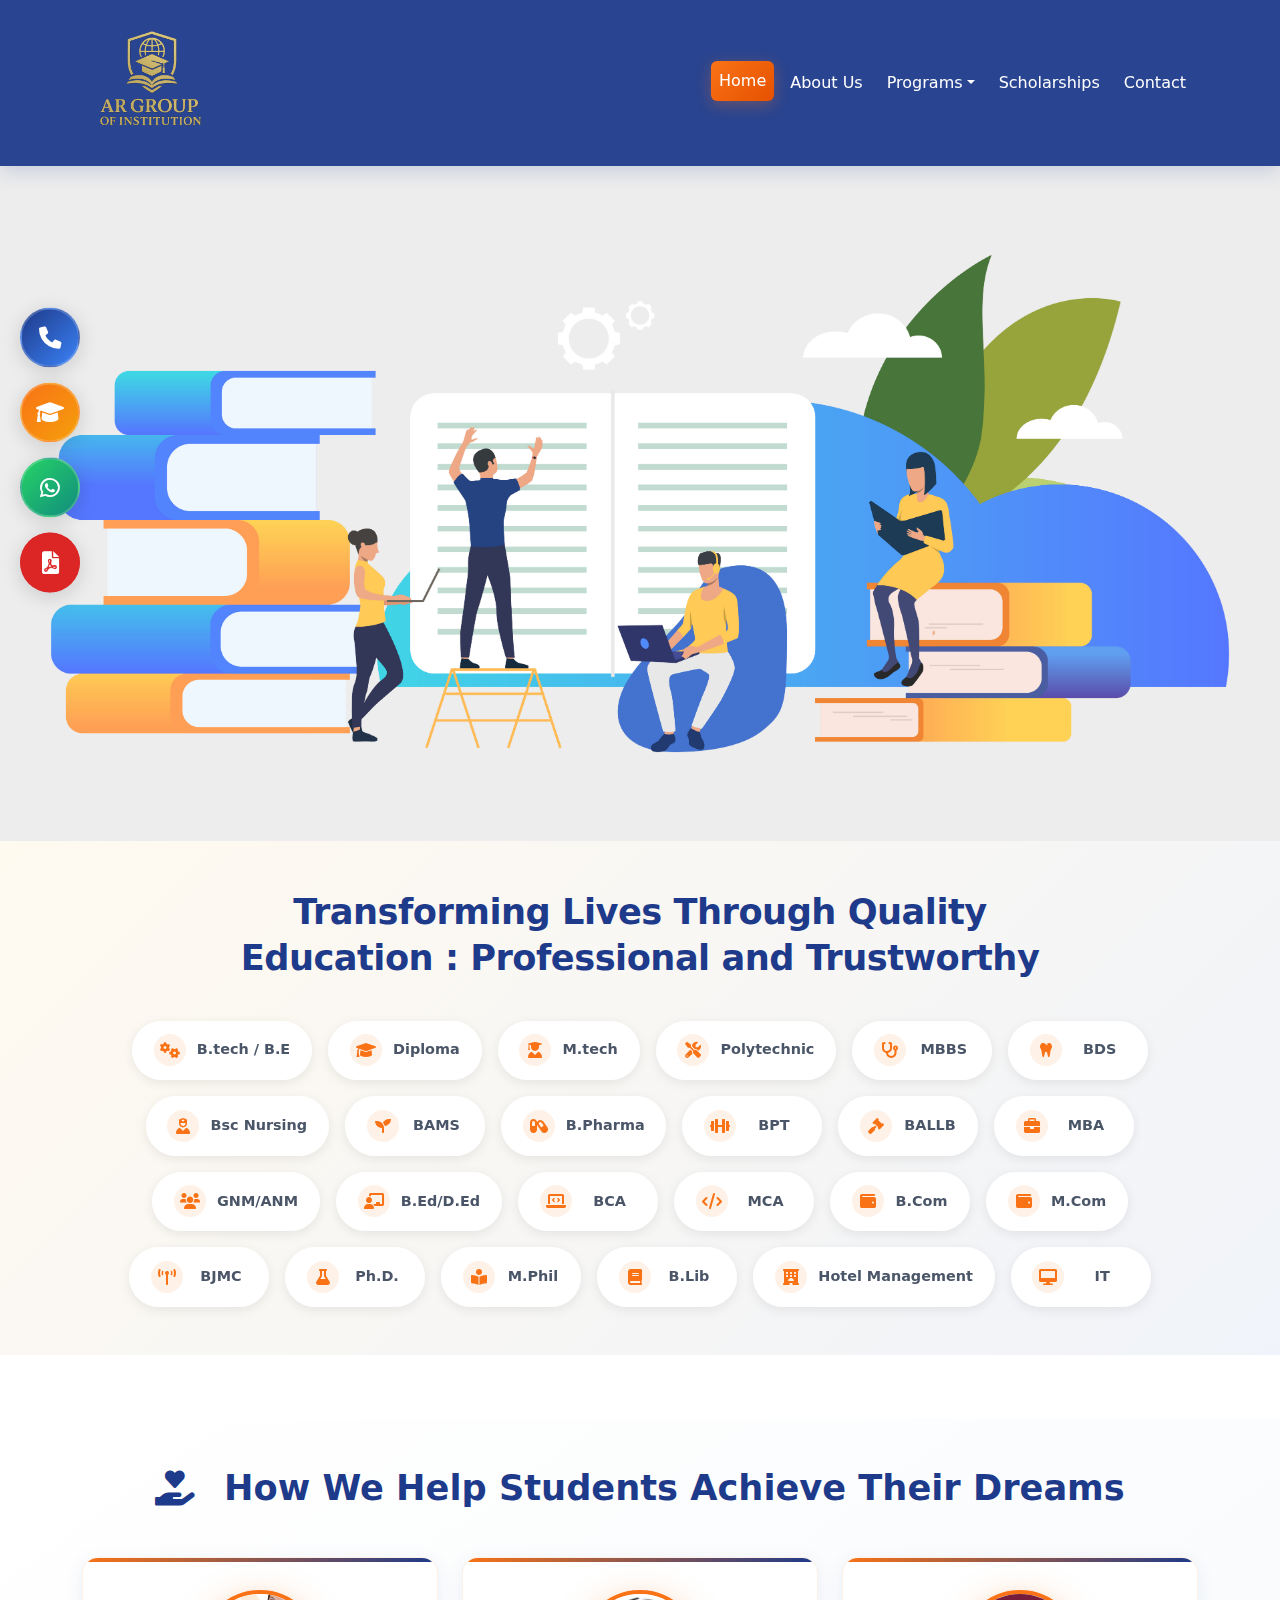
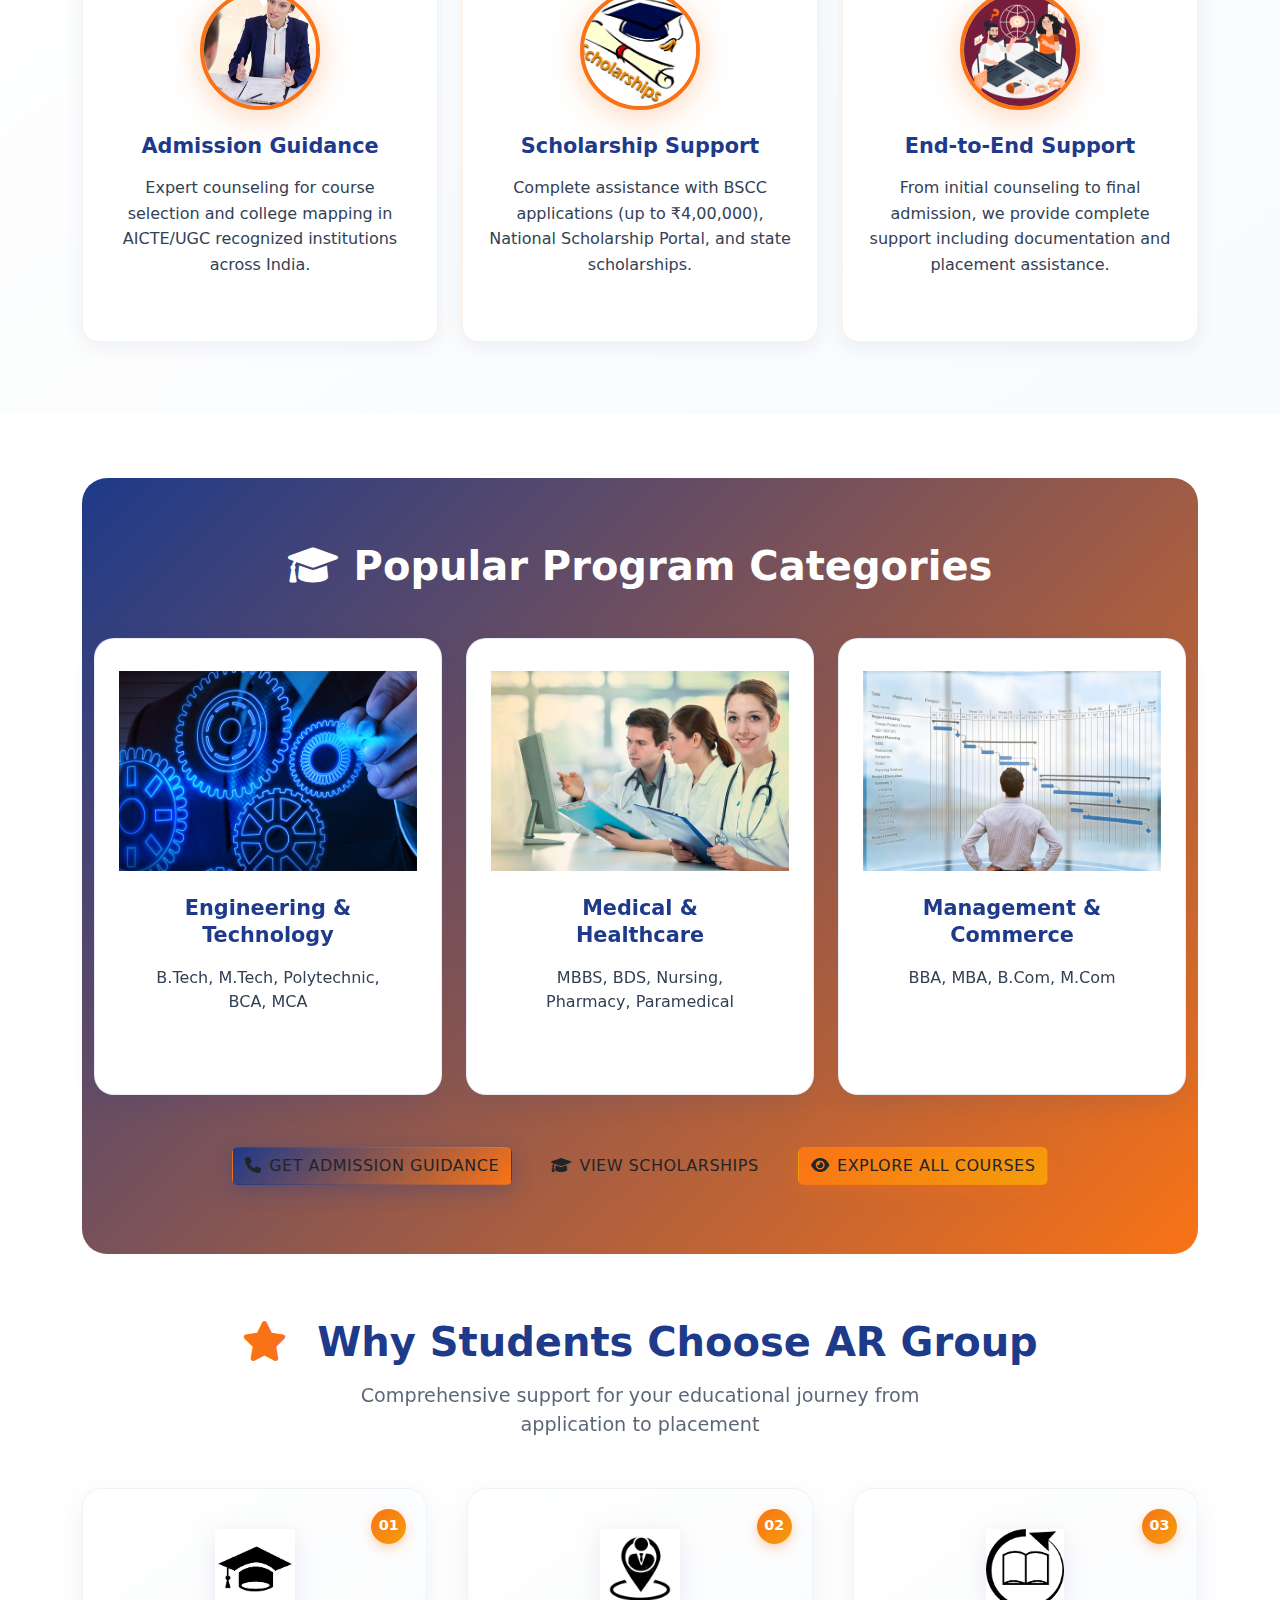
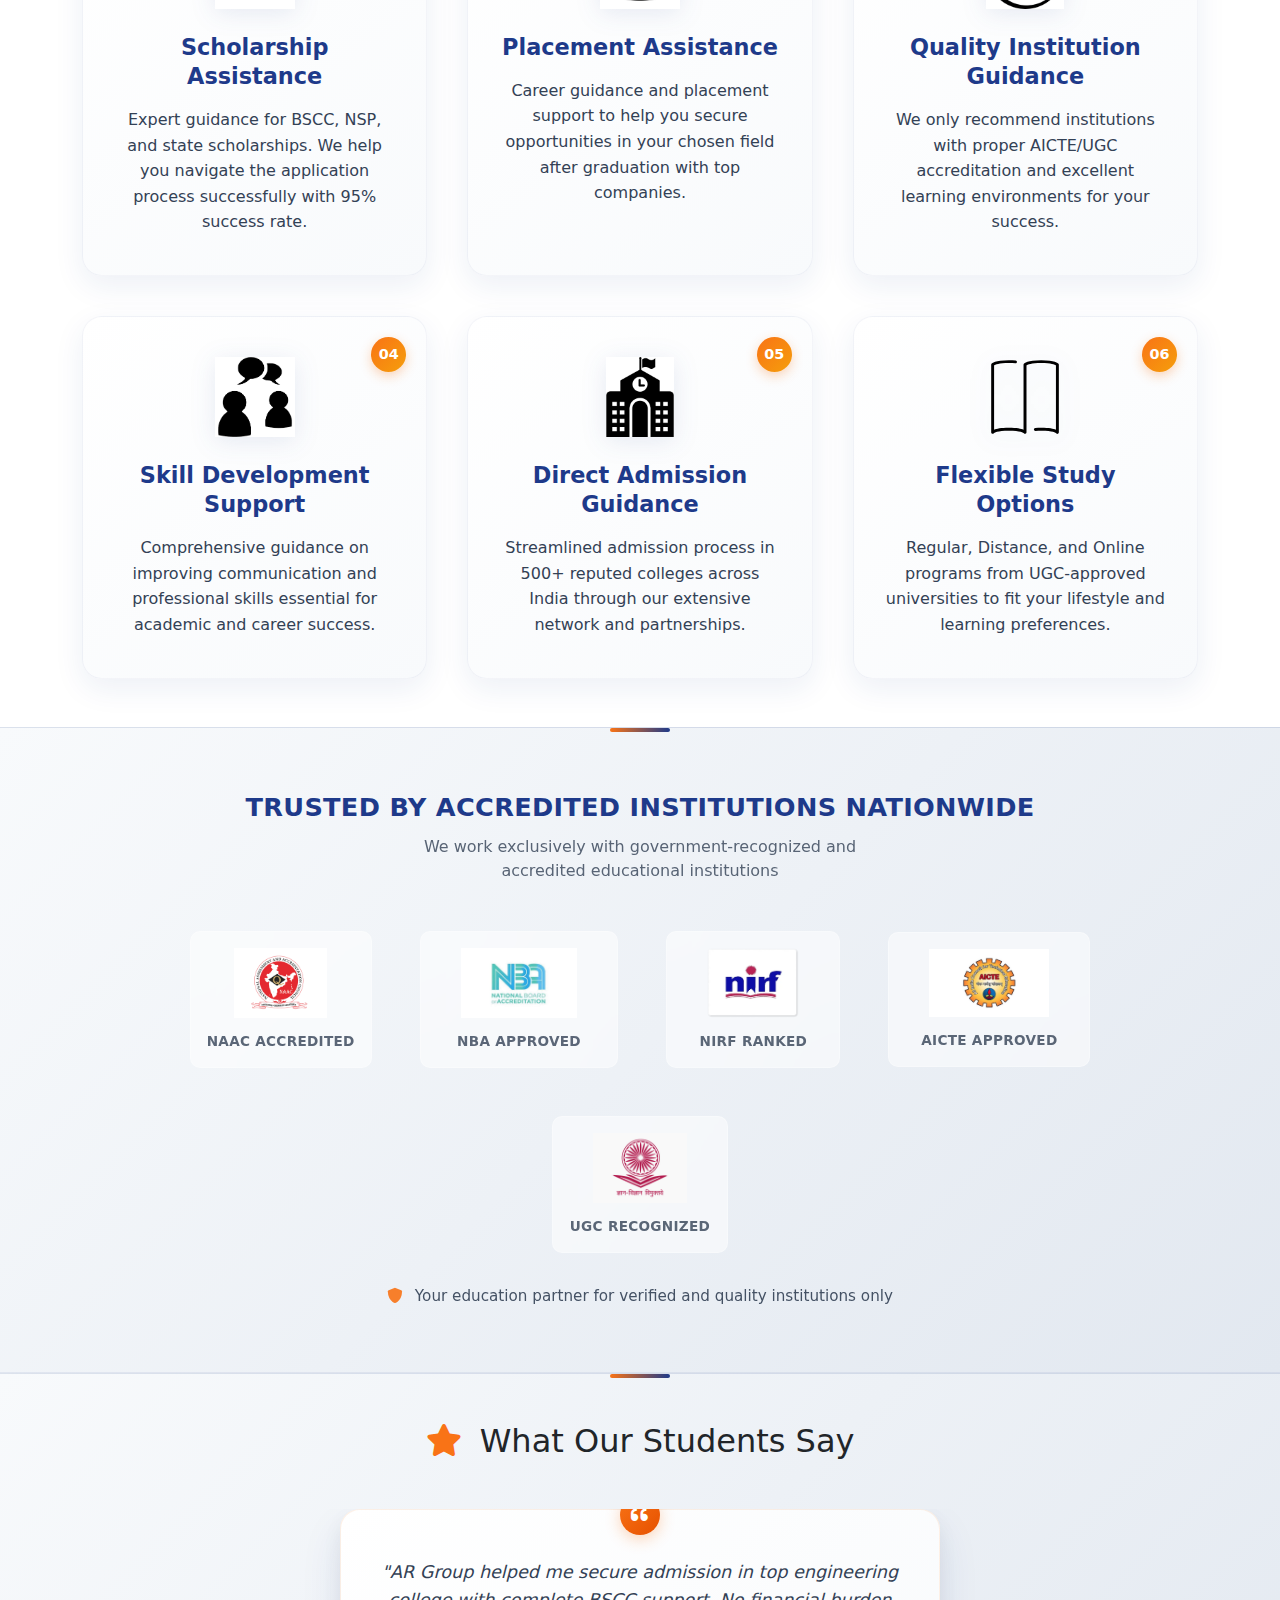
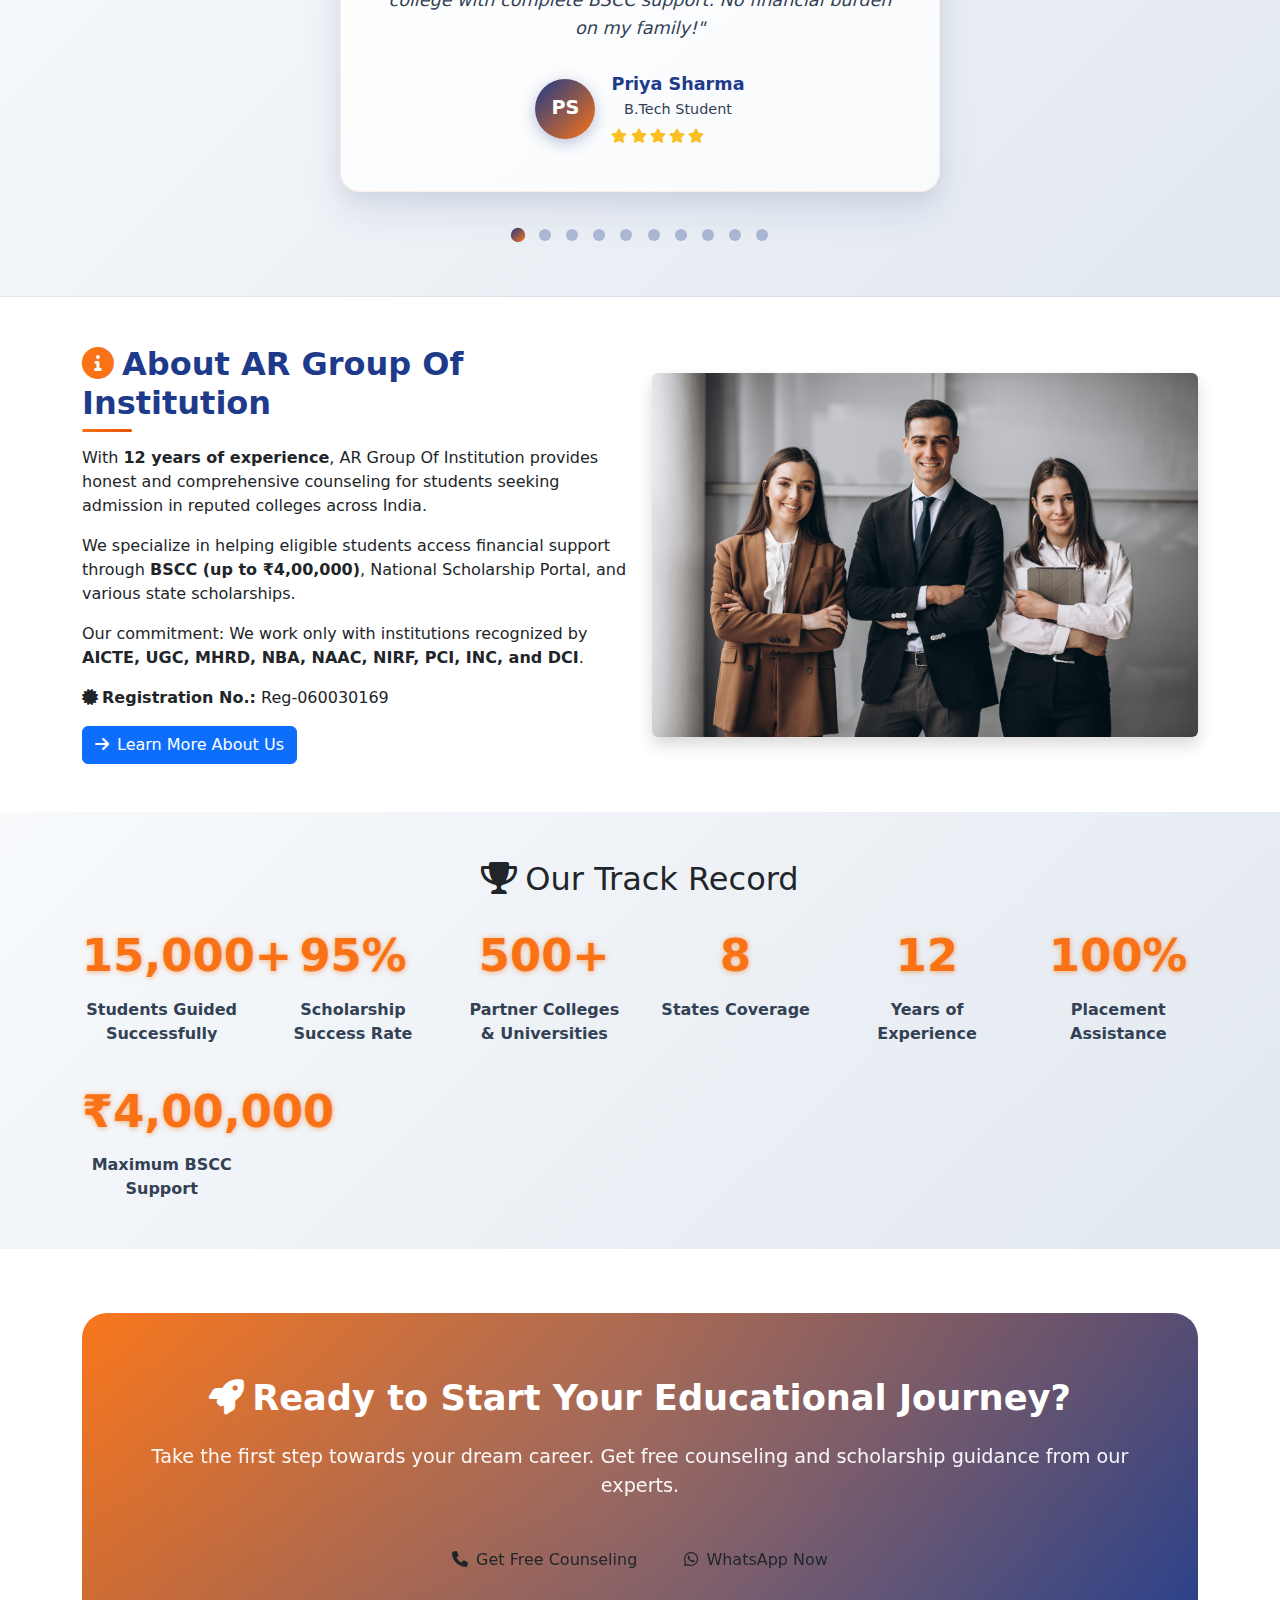
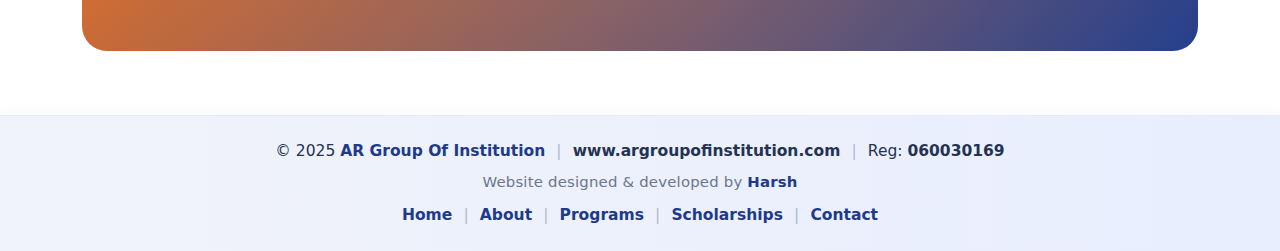
<file: index.html>
<head>
  <meta charset="UTF-8">
  <meta name="viewport" content="width=device-width, initial-scale=1, shrink-to-fit=no">
  <meta property="og:url" content="https://argroupofinstitution.com">
  <link rel="canonical" href="https://argroupofinstitution.com">

  <title>AR Group Of Institution - Educational Consultancy & Scholarship Experts | argroupofinstitution.com</title>
  <meta name="description" content="AR Group Of Institution (AR Group) - Leading educational consultancy with 12 years experience. Expert BSCC scholarships up to ₹4,00,000, admission guidance for B.Tech, MBBS, nursing, pharmacy. Visit argroupofinstitution.com or www.argroupofinstitution.com">
  
  <!-- Enhanced Brand Keywords -->
  <meta name="keywords" content="AR Group, AR Group Of Institution, argroupofinstitution, ar group educational consultancy, ar group bihar, educational guidance ar group, scholarship assistance ar group">
  
  <!-- Enhanced Open Graph for Social Sharing -->
  <meta property="og:title" content="AR Group Of Institution - Educational Consultancy & Scholarship Experts">
  <meta property="og:description" content="AR Group Of Institution provides expert educational counseling and scholarship guidance with 12 years experience. BSCC support up to ₹4,00,000.">
  <meta property="og:type" content="website">
  <meta property="og:site_name" content="AR Group Of Institution">
  <meta property="og:image" content="https://argroupofinstitution.com/images/placeholders/AR_GROUP_LOGO.png">
  
  <!-- Brand & Business Information -->
  <meta name="author" content="AR Group Of Institution">
  <meta name="copyright" content="AR Group Of Institution">
  <meta name="robots" content="index, follow, max-snippet:-1, max-image-preview:large">
  
  <!-- Structured Data for Organization -->
  <script type="application/ld+json">
  {
    "@context": "https://schema.org",
    "@type": "Organization",
    "name": "AR Group Of Institution",
    "alternateName": ["AR Group", "argroupofinstitution", "AR Group Educational", "AR Group Bihar"],
    "url": "https://argroupofinstitution.com",
    "logo": "https://argroupofinstitution.com/images/placeholders/AR_GROUP_LOGO.png",
    "description": "Educational consultancy providing admission guidance, scholarship support, and career counseling with 12 years of experience",
    "foundingDate": "2013",
    "address": {
      "@type": "PostalAddress",
      "addressCountry": "IN",
      "addressRegion": "Bihar"
    },
    "contactPoint": {
      "@type": "ContactPoint",
      "contactType": "customer service",
      "areaServed": "IN",
      "availableLanguage": ["Hindi", "English"]
    },
    "sameAs": [
      "https://www.argroupofinstitution.com"
    ],
    "serviceType": ["Educational Counseling", "Scholarship Guidance", "Admission Support", "BSCC Applications"],
    "areaServed": {
      "@type": "Country",
      "name": "India"
    }
  }
  </script>

  <!-- Favicon for all browsers and devices -->
  <link rel="icon" type="image/x-icon" href="images/placeholders/favicon.ico">
  <link rel="icon" type="image/png" sizes="16x16" href="images/placeholders/favicon-16x16.png">
  <link rel="icon" type="image/png" sizes="32x32" href="images/placeholders/favicon-32x32.png">

  <!-- Apple Touch Icon for iOS -->
  <link rel="apple-touch-icon" sizes="180x180" href="images/placeholders/apple-touch-icon.png">

  <!-- Android Chrome Icons -->
  <link rel="icon" type="image/png" sizes="192x192" href="images/placeholders/android-chrome-192x192.png">
  <link rel="icon" type="image/png" sizes="512x512" href="images/placeholders/android-chrome-512x512.png">

  <!-- Web App Manifest -->
  <link rel="manifest" href="images/placeholders/site.webmanifest">

  <!-- Theme color for mobile browsers -->
  <meta name="theme-color" content="#1e3a8a">

  <link rel="stylesheet" href="css/style.css">
  <link href="https://cdn.jsdelivr.net/npm/bootstrap@5.3.0/dist/css/bootstrap.min.css" rel="stylesheet">
  <link href="https://cdnjs.cloudflare.com/ajax/libs/font-awesome/6.0.0/css/all.min.css" rel="stylesheet">
</head>

<body>
  <nav class="navbar navbar-expand-lg sticky-top">
    <div class="container">
      <a class="navbar-brand" href="index.html">
        <img src="images/placeholders/AR_GROUP_LOGO.png" alt="AR Group Logo" class="logo">
      </a>
      <button class="navbar-toggler" type="button" data-bs-toggle="collapse" data-bs-target="#navbarNav">
        <span class="navbar-toggler-icon"></span>
      </button>
      <div class="collapse navbar-collapse" id="navbarNav">
        <ul class="navbar-nav ms-auto">
          <li class="nav-item"><a href="index.html" class="nav-link active">Home</a></li>
          <li class="nav-item"><a href="about.html" class="nav-link">About Us</a></li>
          <li class="nav-item dropdown">
            <a href="#" class="nav-link dropdown-toggle" id="programsDropdown" data-bs-toggle="dropdown">Programs</a>
            <ul class="dropdown-menu" aria-labelledby="programsDropdown">
              <li><a class="dropdown-item" href="engineering.html">Engineering & Technology</a></li>
              <li><a class="dropdown-item" href="medical.html">Medical, Nursing & Paramedical</a></li>
              <li><a class="dropdown-item" href="management.html">Management & Commerce</a></li>
              <li><a class="dropdown-item" href="media-communication.html">Media & Communication</a></li>
              <li><a class="dropdown-item" href="law-education.html">Law & Education</a></li>
              <li><a class="dropdown-item" href="arts-science.html">Arts, Science, Agriculture & Hospitality</a></li>
            </ul>
          </li>
          <li class="nav-item"><a href="scholarships.html" class="nav-link">Scholarships</a></li>
          <li class="nav-item"><a href="contact.html" class="nav-link">Contact</a></li>
        </ul>
      </div>
    </div>
  </nav>

  <div class="floating-buttons">
    <div class="floating-btn floating-btn-primary" data-tooltip="Get Free Counseling">
      <a href="tel:+919304631413">
        <i class="fas fa-phone"></i>
        <span class="btn-text">Counseling</span>
      </a>
    </div>
    
    <div class="floating-btn floating-btn-secondary" data-tooltip="Explore Scholarships">
      <a href="scholarships.html">
        <i class="fas fa-graduation-cap"></i>
        <span class="btn-text">Scholarships</span>
      </a>
    </div>
    
    <div class="floating-btn floating-btn-whatsapp" data-tooltip="WhatsApp Now">
      <a href="https://wa.me/919304631413" target="_blank">
        <i class="fab fa-whatsapp"></i>
        <span class="btn-text">WhatsApp</span>
      </a>
    </div>

  <div class="floating-btn floating-btn-brochure" data-tooltip="Download Brochure">
  <a href="images/placeholders/brochure.pdf" download>
    <i class="fas fa-file-pdf"></i>
    <span class="btn-text">Download Brochure</span>
  </a>
</div>






  </div>

  <section class="hero-section">
    <div class="hero-slideshow">
      <img src="images/placeholders/HERO_IMAGE1.jpg" class="active" alt="Students pursuing higher education" />
      <img src="images/placeholders/HERO_IMAGE2.jpg" alt="College campus and learning environment" />
      <img src="images/placeholders/HERO_IMAGE3.jpg" alt="Graduation and student success" />
    </div>
    
    <div class="hero-content">
      <!-- No buttons here anymore - completely clean -->
    </div>
  </section>

<!-- Education Categories Section -->
<section class="education-categories-section">
  <div class="container">
    <div class="text-center mb-4">
      <h2 class="categories-main-title">
        Transforming Lives Through Quality Education : Professional and Trustworthy
      </h2>
    </div>
    
    <div class="categories-container">
      <div class="category-pill">
        <div class="category-icon-wrapper"><i class="fas fa-cogs category-icon-fallback"></i></div>
        <span class="category-label">B.tech / B.E</span>
      </div>
      
      <div class="category-pill">
        <div class="category-icon-wrapper"><i class="fas fa-graduation-cap category-icon-fallback"></i></div>
        <span class="category-label">Diploma</span>
      </div>
      
      <div class="category-pill">
        <div class="category-icon-wrapper"><i class="fas fa-user-graduate category-icon-fallback"></i></div>
        <span class="category-label">M.tech</span>
      </div>
      
      <div class="category-pill">
        <div class="category-icon-wrapper"><i class="fas fa-tools category-icon-fallback"></i></div>
        <span class="category-label">Polytechnic</span>
      </div>
      
      <div class="category-pill">
        <div class="category-icon-wrapper"><i class="fas fa-stethoscope category-icon-fallback"></i></div>
        <span class="category-label">MBBS</span>
      </div>
      
      <div class="category-pill">
        <div class="category-icon-wrapper"><i class="fas fa-tooth category-icon-fallback"></i></div>
        <span class="category-label">BDS</span>
      </div>
      
      <div class="category-pill">
        <div class="category-icon-wrapper"><i class="fas fa-user-nurse category-icon-fallback"></i></div>
        <span class="category-label">Bsc Nursing</span>
      </div>
      
      <div class="category-pill">
        <div class="category-icon-wrapper"><i class="fas fa-seedling category-icon-fallback"></i></div>
        <span class="category-label">BAMS</span>
      </div>
      
      <div class="category-pill">
        <div class="category-icon-wrapper"><i class="fas fa-capsules category-icon-fallback"></i></div>
        <span class="category-label">B.Pharma</span>
      </div>
      
      <div class="category-pill">
        <div class="category-icon-wrapper"><i class="fas fa-dumbbell category-icon-fallback"></i></div>
        <span class="category-label">BPT</span>
      </div>
      
      <div class="category-pill">
        <div class="category-icon-wrapper"><i class="fas fa-gavel category-icon-fallback"></i></div>
        <span class="category-label">BALLB</span>
      </div>
      
      <div class="category-pill">
        <div class="category-icon-wrapper"><i class="fas fa-briefcase category-icon-fallback"></i></div>
        <span class="category-label">MBA</span>
      </div>
      
      <div class="category-pill">
        <div class="category-icon-wrapper"><i class="fas fa-users category-icon-fallback"></i></div>
        <span class="category-label">GNM/ANM</span>
      </div>
      
      <div class="category-pill">
        <div class="category-icon-wrapper"><i class="fas fa-chalkboard-teacher category-icon-fallback"></i></div>
        <span class="category-label">B.Ed/D.Ed</span>
      </div>
      
      <div class="category-pill">
        <div class="category-icon-wrapper"><i class="fas fa-laptop-code category-icon-fallback"></i></div>
        <span class="category-label">BCA</span>
      </div>
      
      <div class="category-pill">
        <div class="category-icon-wrapper"><i class="fas fa-code category-icon-fallback"></i></div>
        <span class="category-label">MCA</span>
      </div>
      
      <div class="category-pill">
        <div class="category-icon-wrapper"><i class="fas fa-wallet category-icon-fallback"></i></div>
        <span class="category-label">B.Com</span>
      </div>
      
      <div class="category-pill">
        <div class="category-icon-wrapper"><i class="fas fa-wallet category-icon-fallback"></i></div>
        <span class="category-label">M.Com</span>
      </div>
      
      <div class="category-pill">
        <div class="category-icon-wrapper"><i class="fas fa-broadcast-tower category-icon-fallback"></i></div>
        <span class="category-label">BJMC</span>
      </div>
      
      <div class="category-pill">
        <div class="category-icon-wrapper"><i class="fas fa-flask category-icon-fallback"></i></div>
        <span class="category-label">Ph.D.</span>
      </div>
      
      <div class="category-pill">
        <div class="category-icon-wrapper"><i class="fas fa-book-reader category-icon-fallback"></i></div>
        <span class="category-label">M.Phil</span>
      </div>
      
      <div class="category-pill">
        <div class="category-icon-wrapper"><i class="fas fa-book category-icon-fallback"></i></div>
        <span class="category-label">B.Lib</span>
      </div>
      
      <div class="category-pill">
        <div class="category-icon-wrapper"><i class="fas fa-hotel category-icon-fallback"></i></div>
        <span class="category-label">Hotel Management</span>
      </div>
      
      <div class="category-pill">
        <div class="category-icon-wrapper"><i class="fas fa-desktop category-icon-fallback"></i></div>
        <span class="category-label">IT</span>
      </div>
    </div>
  </div>
</section>

  <!-- Services Introduction with Pictures -->
  <section class="services-intro">
    <div class="container">
      <div class="text-center mb-5">
        <h2><i class="fas fa-hand-holding-heart me-3"></i>How We Help Students Achieve Their Dreams</h2>
      </div>
      <div class="row">
        <div class="col-lg-4 mb-4">
          <div class="feature-card">
            <div class="feature-image">
              <img src="images/placeholders/admission_guidance.jpg" alt="Admission Guidance" />
            </div>
            <h5>Admission Guidance</h5>
            <p>Expert counseling for course selection and college mapping in AICTE/UGC recognized institutions across India.</p>
          </div>
        </div>
        <div class="col-lg-4 mb-4">
          <div class="feature-card">
            <div class="feature-image">
              <img src="images/placeholders/scholarship_support.jpg" alt="Scholarship Support" />
            </div>
            <h5>Scholarship Support</h5>
            <p>Complete assistance with BSCC applications (up to ₹4,00,000), National Scholarship Portal, and state scholarships.</p>
          </div>
        </div>
        <div class="col-lg-4 mb-4">
          <div class="feature-card">
            <div class="feature-image">
              <img src="images/placeholders/end_to_end_support.png" alt="End-to-End Support" />
            </div>
            <h5>End-to-End Support</h5>
            <p>From initial counseling to final admission, we provide complete support including documentation and placement assistance.</p>
          </div>
        </div>
      </div>
    </div>
  </section>



  <!-- Enhanced Programs Preview with Posters -->
  <section class="container">
    <div class="programs-preview">
      <div class="container">
        <h2><i class="fas fa-graduation-cap me-3"></i>Popular Program Categories</h2>
        <div class="row">
          <div class="col-md-4 mb-4">
            <div class="program-card">
              <img src="images/placeholders/engineering_poster.jpg" alt="Engineering & Technology" class="program-poster" />
              <div class="program-content">
                <h6>Engineering & Technology</h6>
                <p>B.Tech, M.Tech, Polytechnic, BCA, MCA</p>
              </div>
            </div>
          </div>

          <div class="col-md-4 mb-4">
            <div class="program-card">
              <img src="images/placeholders/medical_poster.jpg" alt="Medical & Healthcare" class="program-poster" />
              <div class="program-content">
                <h6>Medical & Healthcare</h6>
                <p>MBBS, BDS, Nursing, Pharmacy, Paramedical</p>
              </div>
            </div>
          </div>

          <div class="col-md-4 mb-4">
            <div class="program-card">
              <img src="images/placeholders/management_poster.jpg" alt="Management & Commerce" class="program-poster" />
              <div class="program-content">
                <h6>Management & Commerce</h6>
                <p>BBA, MBA, B.Com, M.Com</p>
              </div>
            </div>
          </div>
        </div>
        
        <div class="text-center mt-4">
          <a href="contact.html" class="btn btn-cta-main">
            <i class="fas fa-phone me-2"></i>Get Admission Guidance
          </a>
          <a href="scholarships.html" class="btn btn-cta-secondary ms-3">
            <i class="fas fa-graduation-cap me-2"></i>View Scholarships
          </a>
          <a href="engineering.html" class="btn btn-cta-courses ms-3">
            <i class="fas fa-eye me-2"></i>Explore All Courses
          </a>
        </div>
      </div>
    </div>
  </section>


  <!-- Enhanced Featured Services -->
  <section class="container my-5">
    <div class="text-center mb-5">
      <h2 class="section-title">
        <i class="fas fa-star me-3" style="color: var(--secondary-color);"></i>
        Why Students Choose AR Group
      </h2>
      <p class="section-subtitle">Comprehensive support for your educational journey from application to placement</p>
    </div>
    
    <div class="highlight-grid">
      <div class="highlight-card">
        <div class="service-number">01</div>
        <img src="images/placeholders/SCHOLARSHIP_ICON.png" alt="Scholarship Support" />
        <h5>Scholarship Assistance</h5>
        <p>Expert guidance for BSCC, NSP, and state scholarships. We help you navigate the application process successfully with 95% success rate.</p>
      </div>
      
      <div class="highlight-card">
        <div class="service-number">02</div>
        <img src="images/placeholders/PLACEMENT_ICON.webp" alt="Placement Support" />
        <h5>Placement Assistance</h5>
        <p>Career guidance and placement support to help you secure opportunities in your chosen field after graduation with top companies.</p>
      </div>
      
      <div class="highlight-card">
        <div class="service-number">03</div>
        <img src="images/placeholders/LEARNING_ICON.png" alt="Learning Environment" />
        <h5>Quality Institution Guidance</h5>
        <p>We only recommend institutions with proper AICTE/UGC accreditation and excellent learning environments for your success.</p>
      </div>
      
      <div class="highlight-card">
        <div class="service-number">04</div>
        <img src="images/placeholders/COMMUNICATION_ICON.png" alt="Communication Skills" />
        <h5>Skill Development Support</h5>
        <p>Comprehensive guidance on improving communication and professional skills essential for academic and career success.</p>
      </div>
      
      <div class="highlight-card">
        <div class="service-number">05</div>
        <img src="images/placeholders/ADMISSION_ICON.png" alt="Direct Admission" />
        <h5>Direct Admission Guidance</h5>
        <p>Streamlined admission process in 500+ reputed colleges across India through our extensive network and partnerships.</p>
      </div>
      
      <div class="highlight-card">
        <div class="service-number">06</div>
        <img src="images/placeholders/STUDY_MODE_ICON.svg" alt="Study Modes" />
        <h5>Flexible Study Options</h5>
        <p>Regular, Distance, and Online programs from UGC-approved universities to fit your lifestyle and learning preferences.</p>
      </div>
    </div>
  </section>

  <!-- Enhanced Trust Badges -->
  <section class="trust-badges">
    <div class="container">
      <div class="text-center mb-5">
        <h4 class="trust-title">Trusted by Accredited Institutions Nationwide</h4>
        <p class="trust-subtitle">We work exclusively with government-recognized and accredited educational institutions</p>
      </div>
      
      <div class="trust-logos">
        <div class="trust-item">
          <img src="images/placeholders/NAAC_LOGO.jpg" alt="NAAC Accredited" />
          <span class="trust-label">NAAC Accredited</span>
        </div>
        <div class="trust-item">
          <img src="images/placeholders/NBA_LOGO.jpg" alt="NBA Approved" />
          <span class="trust-label">NBA Approved</span>
        </div>
        <div class="trust-item">
          <img src="images/placeholders/NIRF_LOGO.webp" alt="NIRF Ranked" />
          <span class="trust-label">NIRF Ranked</span>
        </div>
        <div class="trust-item">
          <img src="images/placeholders/AICTE_LOGO.webp" alt="AICTE Approved" />
          <span class="trust-label">AICTE Approved</span>
        </div>
        <div class="trust-item">
          <img src="images/placeholders/UGC_LOGO.jpg" alt="UGC Recognized" />
          <span class="trust-label">UGC Recognized</span>
        </div>
      </div>
      
      <div class="text-center mt-4">
        <p class="trust-note">
          <i class="fas fa-shield-alt me-2" style="color: var(--secondary-color);"></i>
          Your education partner for verified and quality institutions only
        </p>
      </div>
    </div>
  </section>

  
    <!-- Student Testimonials -->
<section class="testimonials-section py-5">
  <div class="container">
    <h2 class="text-center mb-5">
      <i class="fas fa-star me-2" style="color: var(--secondary-color);"></i>
      What Our Students Say
    </h2>
    

    <div class="testimonials-slider">
      <div class="testimonials-track">
        
        <!-- Testimonial 1 -->
        <div class="testimonial-slide active">
          <div class="testimonial-card">
            <div class="quote-icon">
              <i class="fas fa-quote-left"></i>
            </div>
            <p class="testimonial-text">"AR Group helped me secure admission in top engineering college with complete BSCC support. No financial burden on my family!"</p>
            <div class="testimonial-author">
              <div class="author-avatar">PS</div>
              <div class="author-info">
                <h6>Priya Sharma</h6>
                <small>B.Tech Student</small>
                <div class="rating">
                  <i class="fas fa-star"></i>
                  <i class="fas fa-star"></i>
                  <i class="fas fa-star"></i>
                  <i class="fas fa-star"></i>
                  <i class="fas fa-star"></i>
                </div>
              </div>
            </div>
          </div>
        </div>

        <!-- Testimonial 2 -->
        <div class="testimonial-slide">
          <div class="testimonial-card">
            <div class="quote-icon">
              <i class="fas fa-quote-left"></i>
            </div>
            <p class="testimonial-text">"Got 100% scholarship for GNM through AR Group's guidance. They knew exactly which scholarships I was eligible for."</p>
            <div class="testimonial-author">
              <div class="author-avatar">RK</div>
              <div class="author-info">
                <h6>Rahul Kumar</h6>
                <small>GNM Student</small>
                <div class="rating">
                  <i class="fas fa-star"></i>
                  <i class="fas fa-star"></i>
                  <i class="fas fa-star"></i>
                  <i class="fas fa-star"></i>
                  <i class="fas fa-star"></i>
                </div>
              </div>
            </div>
          </div>
        </div>

        <!-- Testimonial 3 -->
        <div class="testimonial-slide">
          <div class="testimonial-card">
            <div class="quote-icon">
              <i class="fas fa-quote-left"></i>
            </div>
            <p class="testimonial-text">"Best counseling service in Bihar! They guided me through the entire admission process and scholarship applications perfectly."</p>
            <div class="testimonial-author">
              <div class="author-avatar">AJ</div>
              <div class="author-info">
                <h6>Anjali Jha</h6>
                <small>B.Pharmacy Student</small>
                <div class="rating">
                  <i class="fas fa-star"></i>
                  <i class="fas fa-star"></i>
                  <i class="fas fa-star"></i>
                  <i class="fas fa-star"></i>
                  <i class="fas fa-star"></i>
                </div>
              </div>
            </div>
          </div>
        </div>

        <!-- Testimonial 4 -->
        <div class="testimonial-slide">
          <div class="testimonial-card">
            <div class="quote-icon">
              <i class="fas fa-quote-left"></i>
            </div>
            <p class="testimonial-text">"AR Group made my MBA dream come true with proper guidance and scholarship support. Highly recommended for all students!"</p>
            <div class="testimonial-author">
              <div class="author-avatar">VT</div>
              <div class="author-info">
                <h6>Vikash Thakur</h6>
                <small>MBA Student</small>
                <div class="rating">
                  <i class="fas fa-star"></i>
                  <i class="fas fa-star"></i>
                  <i class="fas fa-star"></i>
                  <i class="fas fa-star"></i>
                  <i class="fas fa-star"></i>
                </div>
              </div>
            </div>
          </div>
        </div>

        <!-- Testimonial 5 -->
        <div class="testimonial-slide">
          <div class="testimonial-card">
            <div class="quote-icon">
              <i class="fas fa-quote-left"></i>
            </div>
            <p class="testimonial-text">"Professional team with excellent knowledge of scholarships. They helped me get into nursing college with full financial support."</p>
            <div class="testimonial-author">
              <div class="author-avatar">SM</div>
              <div class="author-info">
                <h6>Sita Mishra</h6>
                <small>B.Sc Nursing Student</small>
                <div class="rating">
                  <i class="fas fa-star"></i>
                  <i class="fas fa-star"></i>
                  <i class="fas fa-star"></i>
                  <i class="fas fa-star"></i>
                  <i class="fas fa-star"></i>
                </div>
              </div>
            </div>
          </div>
        </div>

        <!-- Testimonial 6 -->
        <div class="testimonial-slide">
          <div class="testimonial-card">
            <div class="quote-icon">
              <i class="fas fa-quote-left"></i>
            </div>
            <p class="testimonial-text">"Amazing support for law admission! AR Group helped me understand all scholarship options and secured my seat in top law college."</p>
            <div class="testimonial-author">
              <div class="author-avatar">DK</div>
              <div class="author-info">
                <h6>Deepak Kumar</h6>
                <small>LLB Student</small>
                <div class="rating">
                  <i class="fas fa-star"></i>
                  <i class="fas fa-star"></i>
                  <i class="fas fa-star"></i>
                  <i class="fas fa-star"></i>
                  <i class="fas fa-star"></i>
                </div>
              </div>
            </div>
          </div>
        </div>

        <!-- Testimonial 7 -->
        <div class="testimonial-slide">
          <div class="testimonial-card">
            <div class="quote-icon">
              <i class="fas fa-quote-left"></i>
            </div>
            <p class="testimonial-text">"Best decision was to consult AR Group for my son's engineering admission. Their BSCC guidance saved us lakhs of rupees!"</p>
            <div class="testimonial-author">
              <div class="author-avatar">MP</div>
              <div class="author-info">
                <h6>Manoj Prasad</h6>
                <small>Parent, Begusarai</small>
                <div class="rating">
                  <i class="fas fa-star"></i>
                  <i class="fas fa-star"></i>
                  <i class="fas fa-star"></i>
                  <i class="fas fa-star"></i>
                  <i class="fas fa-star"></i>
                </div>
              </div>
            </div>
          </div>
        </div>

        <!-- Testimonial 8 -->
        <div class="testimonial-slide">
          <div class="testimonial-card">
            <div class="quote-icon">
              <i class="fas fa-quote-left"></i>
            </div>
            <p class="testimonial-text">"Excellent counseling for management courses. They guided me to the right college with perfect scholarship matching."</p>
            <div class="testimonial-author">
              <div class="author-avatar">NK</div>
              <div class="author-info">
                <h6>Neha Kumari</h6>
                <small>BBA Student</small>
                <div class="rating">
                  <i class="fas fa-star"></i>
                  <i class="fas fa-star"></i>
                  <i class="fas fa-star"></i>
                  <i class="fas fa-star"></i>
                  <i class="fas fa-star"></i>
                </div>
              </div>
            </div>
          </div>
        </div>

        <!-- Testimonial 9 -->
        <div class="testimonial-slide">
          <div class="testimonial-card">
            <div class="quote-icon">
              <i class="fas fa-quote-left"></i>
            </div>
            <p class="testimonial-text">"AR Group's team is highly knowledgeable and supportive. They made my polytechnic admission process smooth and hassle-free."</p>
            <div class="testimonial-author">
              <div class="author-avatar">ST</div>
              <div class="author-info">
                <h6>Suraj Tiwari</h6>
                <small>Diploma Student</small>
                <div class="rating">
                  <i class="fas fa-star"></i>
                  <i class="fas fa-star"></i>
                  <i class="fas fa-star"></i>
                  <i class="fas fa-star"></i>
                  <i class="fas fa-star"></i>
                </div>
              </div>
            </div>
          </div>
        </div>

        <!-- Testimonial 10 -->
        <div class="testimonial-slide">
          <div class="testimonial-card">
            <div class="quote-icon">
              <i class="fas fa-quote-left"></i>
            </div>
            <p class="testimonial-text">"Trustworthy and reliable service! They helped me get into agriculture college with complete scholarship coverage. Very grateful!"</p>
            <div class="testimonial-author">
              <div class="author-avatar">RD</div>
              <div class="author-info">
                <h6>Ravi Das</h6>
                <small>B.Sc Agriculture Student</small>
                <div class="rating">
                  <i class="fas fa-star"></i>
                  <i class="fas fa-star"></i>
                  <i class="fas fa-star"></i>
                  <i class="fas fa-star"></i>
                  <i class="fas fa-star"></i>
                </div>
              </div>
            </div>
          </div>
        </div>

      </div>
      <!-- Navigation Dots -->
      <div class="testimonials-dots">
        <span class="dot active" onclick="currentSlide(1)"></span>
        <span class="dot" onclick="currentSlide(2)"></span>
        <span class="dot" onclick="currentSlide(3)"></span>
        <span class="dot" onclick="currentSlide(4)"></span>
        <span class="dot" onclick="currentSlide(5)"></span>
        <span class="dot" onclick="currentSlide(6)"></span>
        <span class="dot" onclick="currentSlide(7)"></span>
        <span class="dot" onclick="currentSlide(8)"></span>
        <span class="dot" onclick="currentSlide(9)"></span>
        <span class="dot" onclick="currentSlide(10)"></span>
      </div>
    </div>
  </div>
</section>
  <!-- About Preview -->
  <section class="about-section container my-5">
    <div class="row align-items-center">
      <div class="col-lg-6">
        <h2><i class="fas fa-info-circle me-2" style="color: var(--secondary-color);"></i>About AR Group Of Institution</h2>
        <p>With <strong>12 years of experience</strong>, AR Group Of Institution provides honest and comprehensive counseling for students seeking admission in reputed colleges across India.</p>
        <p>We specialize in helping eligible students access financial support through <strong>BSCC (up to ₹4,00,000)</strong>, National Scholarship Portal, and various state scholarships.</p>
        <p>Our commitment: We work only with institutions recognized by <strong>AICTE, UGC, MHRD, NBA, NAAC, NIRF, PCI, INC, and DCI</strong>.</p>
        <p><strong><i class="fas fa-certificate me-1"></i>Registration No.:</strong> Reg-060030169</p>
        <a href="about.html" class="btn btn-primary">
          <i class="fas fa-arrow-right me-2"></i>Learn More About Us
        </a>
      </div>
      <div class="col-lg-6 text-center">
        <img src="images/placeholders/OFFICE_TEAM_IMAGE.jpg" alt="AR Group Team" class="img-fluid rounded shadow" />
      </div>
    </div>
  </section>

  <!-- Success Statistics -->
  <section class="achievements py-5">
    <div class="container">
      <h2 class="text-center mb-4"><i class="fas fa-trophy me-2"></i>Our Track Record</h2>
      <div class="achievement-grid">
        <div class="achievement-item">
          <div class="achievement-counter">15,000+</div>
          <div class="achievement-title">Students Guided Successfully</div>
        </div>
        <div class="achievement-item">
          <div class="achievement-counter">95%</div>
          <div class="achievement-title">Scholarship Success Rate</div>
        </div>
        <div class="achievement-item">
          <div class="achievement-counter">500+</div>
          <div class="achievement-title">Partner Colleges & Universities</div>
        </div>
        <div class="achievement-item">
          <div class="achievement-counter">8</div>
          <div class="achievement-title">States Coverage</div>
        </div>
        <div class="achievement-item">
          <div class="achievement-counter">12</div>
          <div class="achievement-title">Years of Experience</div>
        </div>
        <div class="achievement-item">
          <div class="achievement-counter">100%</div>
          <div class="achievement-title">Placement Assistance</div>
        </div>
        <div class="achievement-item">
          <div class="achievement-counter">₹4,00,000</div>
          <div class="achievement-title">Maximum BSCC Support</div>
        </div>
      </div>
    </div>
  </section>

  <!-- Call to Action -->
  <section class="container">
    <div class="cta-section">
      <h3><i class="fas fa-rocket me-2"></i>Ready to Start Your Educational Journey?</h3>
      <p>Take the first step towards your dream career. Get free counseling and scholarship guidance from our experts.</p>
      <a href="contact.html" class="btn btn-cta">
        <i class="fas fa-phone me-2"></i>Get Free Counseling
      </a>
      <a href="https://wa.me/919304631413" class="btn btn-cta">
        <i class="fab fa-whatsapp me-2"></i>WhatsApp Now
      </a>
    </div>
  </section>

  <footer class="footer py-4">
  <div class="container text-center">
    <div class="footer-meta mb-2">
      &copy; 2025 <a href="index.html" class="footer-link">AR Group Of Institution</a>
      <span class="footer-sep">|</span>
      <strong>www.argroupofinstitution.com</strong>
      <span class="footer-sep">|</span>
      Reg: <b>060030169</b>
    </div>
    <div class="footer-powered mb-1">
      Website designed & developed by <a href="mailto:harshbca065@gmail.com" class="footer-link">Harsh</a>
    </div>
    <div class="footer-links">
      <a href="index.html" class="footer-link">Home</a>
      <span class="footer-sep">|</span>
      <a href="about.html" class="footer-link">About</a>
      <span class="footer-sep">|</span>
      <a href="programs.html" class="footer-link">Programs</a>
      <span class="footer-sep">|</span>
      <a href="scholarships.html" class="footer-link">Scholarships</a>
      <span class="footer-sep">|</span>
      <a href="contact.html" class="footer-link">Contact</a>
    </div>
  </div>
</footer>



  <script src="https://cdn.jsdelivr.net/npm/bootstrap@5.3.0/dist/js/bootstrap.bundle.min.js"></script>
  <script src="js/main.js"></script>
</body>
</html>
</file>
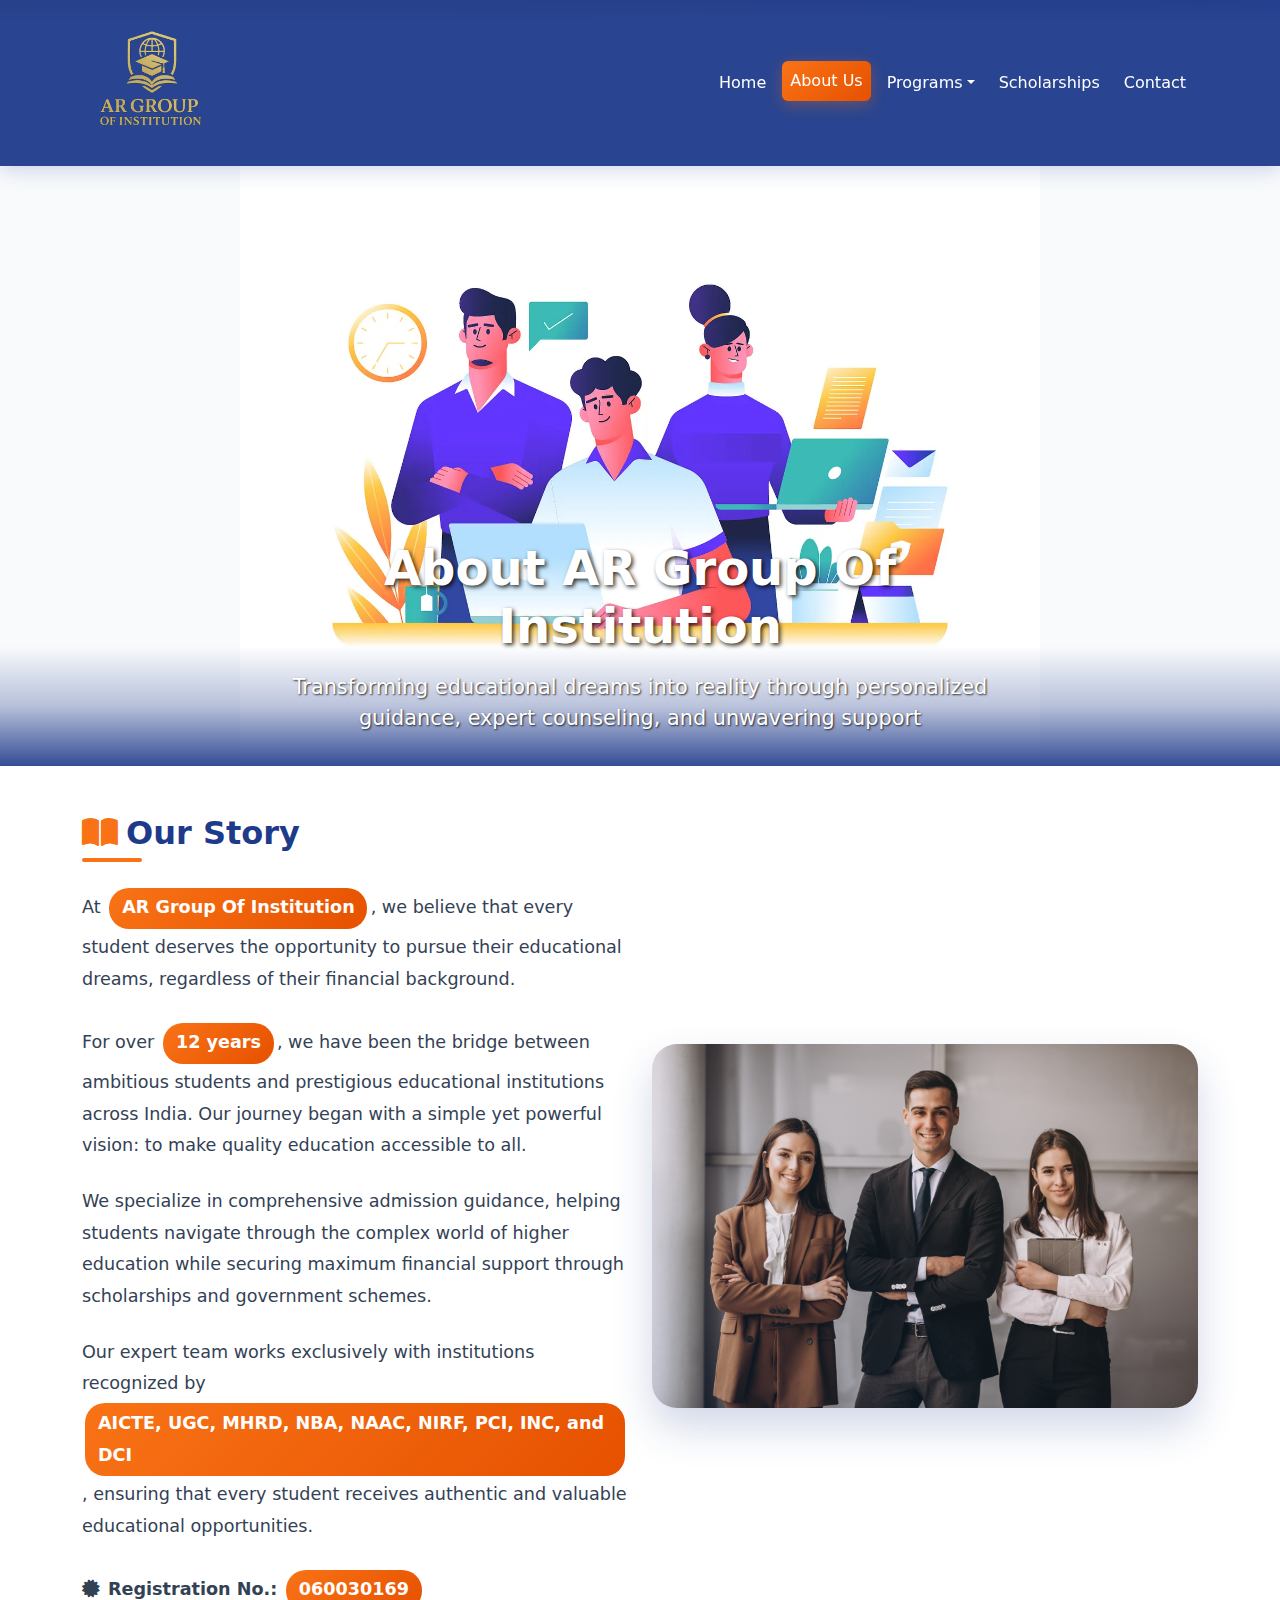
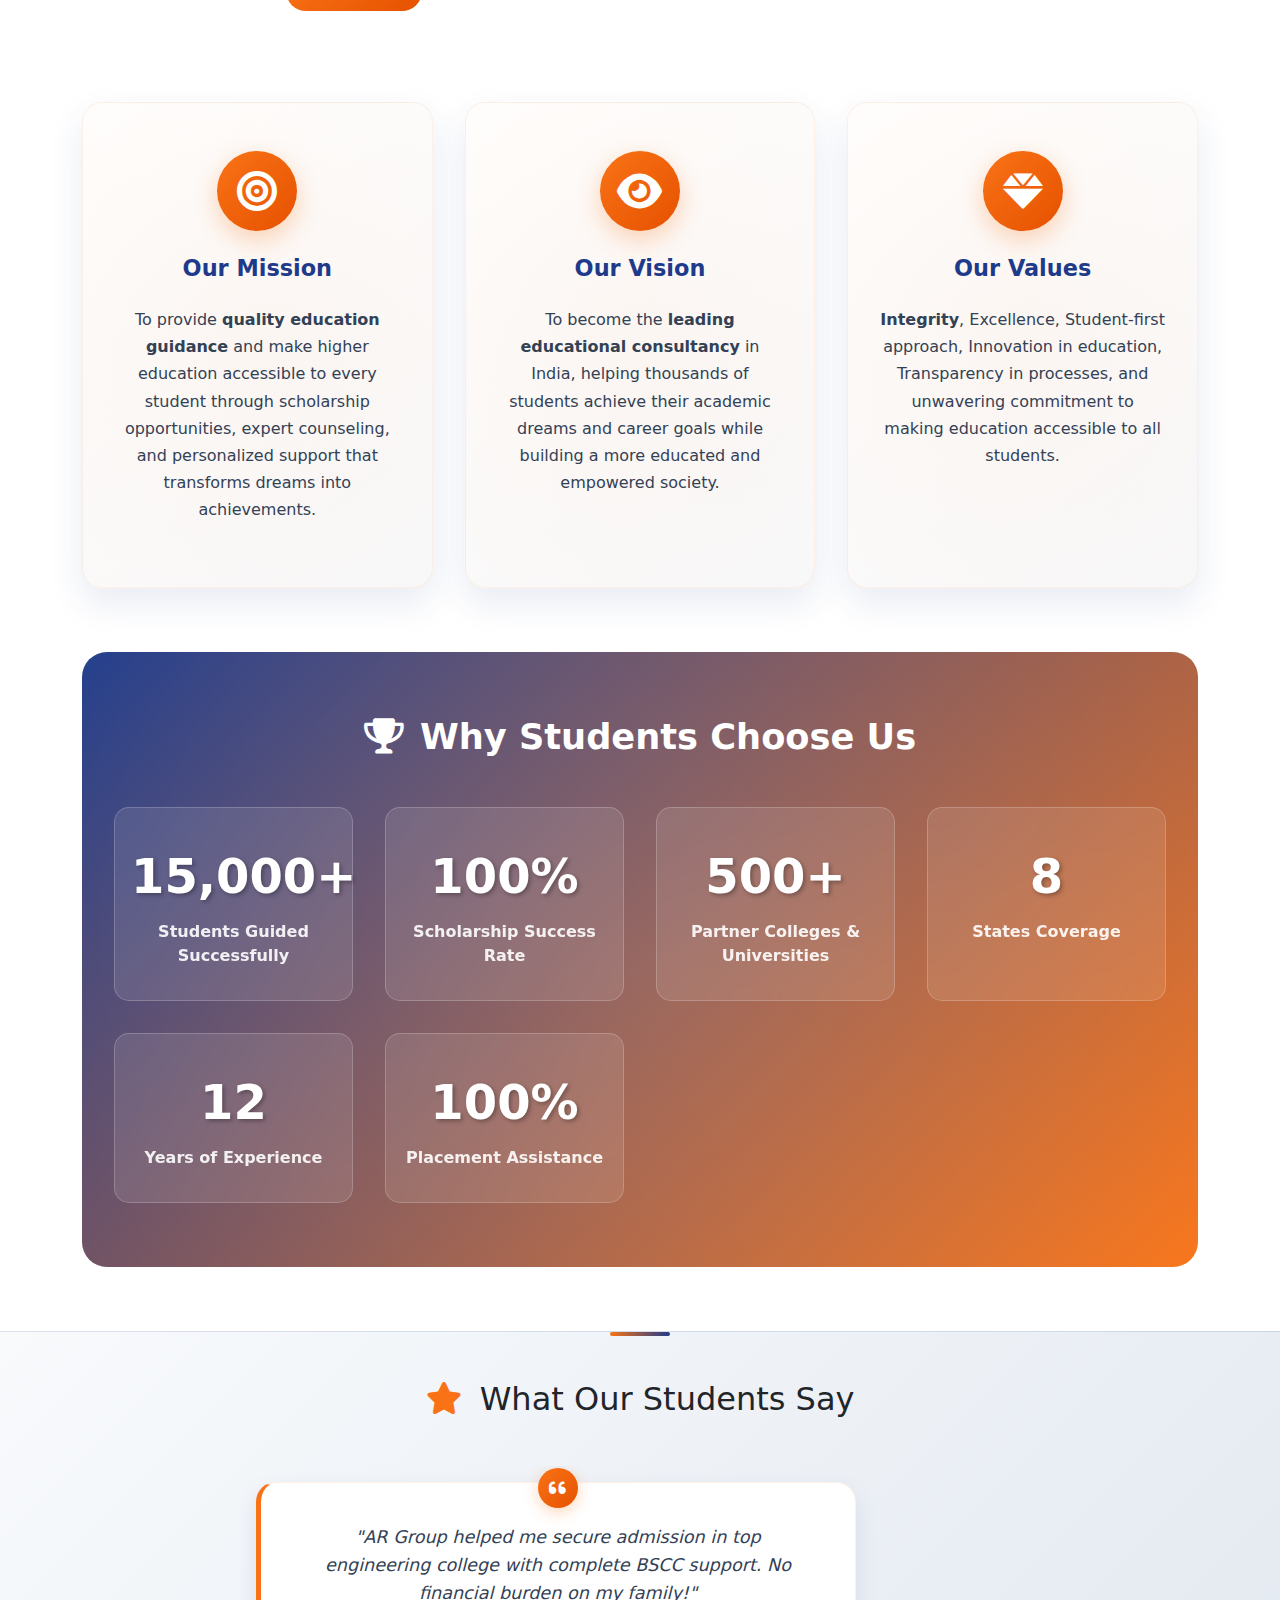
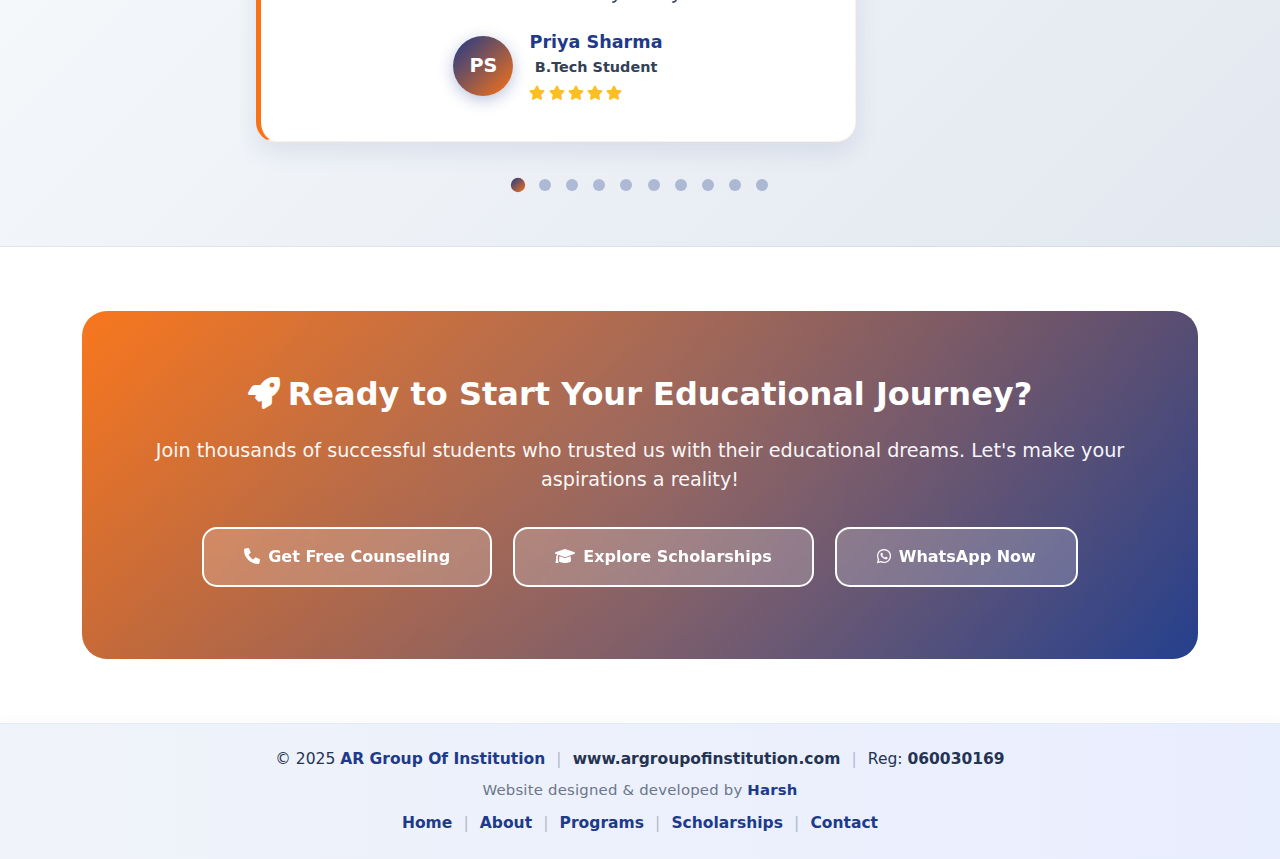
<file: about.html>
<!DOCTYPE html>
<html lang="en">
<head>
  <meta charset="UTF-8">
  <meta name="viewport" content="width=device-width, initial-scale=1, shrink-to-fit=no">
  <meta property="og:url" content="https://argroupofinstitution.com/about.html">
  <link rel="canonical" href="https://argroupofinstitution.com/about.html">


  <title>About Us - AR Group Of Institution</title>
  
  <!-- Favicon for all browsers and devices -->
  <link rel="icon" type="image/x-icon" href="images/placeholders/favicon.ico">
  <link rel="icon" type="image/png" sizes="16x16" href="images/placeholders/favicon-16x16.png">
  <link rel="icon" type="image/png" sizes="32x32" href="images/placeholders/favicon-32x32.png">
  <link rel="apple-touch-icon" sizes="180x180" href="images/placeholders/apple-touch-icon.png">
  <link rel="icon" type="image/png" sizes="192x192" href="images/placeholders/android-chrome-192x192.png">
  <link rel="icon" type="image/png" sizes="512x512" href="images/placeholders/android-chrome-512x512.png">
  <link rel="manifest" href="images/placeholders/site.webmanifest">
  <meta name="theme-color" content="#1e3a8a">

  <link rel="stylesheet" href="css/style.css">
  <link href="https://cdn.jsdelivr.net/npm/bootstrap@5.3.0/dist/css/bootstrap.min.css" rel="stylesheet">
  <link href="https://cdnjs.cloudflare.com/ajax/libs/font-awesome/6.0.0/css/all.min.css" rel="stylesheet">
  
  <style>
    /* Full-width Hero Image Section - No Cropping (SAME AS CONTACT) */
  .about-hero-section {
  width: 100vw;
  position: relative;
  left: 50%;
  right: 50%;
  margin-left: -50vw;
  margin-right: -50vw;
  margin-bottom: 3rem;
  height: 70vh;
  min-height: 400px;
  max-height: 600px;
  display: flex;
  align-items: center;
  justify-content: center;
  background: #f8fafc;
}

.about-hero-image {
  max-width: 100%;
  max-height: 100%;
  width: auto;
  height: auto;
  object-fit: contain; /* Ensures full image is visible */
  display: block;
}

/* Overlay positioned much lower on image */
.about-hero-overlay {
  position: absolute;
  left: 0;
  right: 0;
  bottom: 0;
  height: 20%; /* Reduced from full height to 20% - much lower */
  background: linear-gradient(to top, rgba(30, 58, 138, 0.9), rgba(30, 58, 138, 0.3), transparent);
  display: flex;
  align-items: flex-end;
  justify-content: center;
  padding-bottom: 1rem; /* Less padding = closer to bottom */
}

.about-hero-content {
  text-align: center;
  color: white;
  z-index: 2;
  padding: 0 2rem;
  max-width: 800px;
}

.about-hero-content h1 {
  font-size: 3rem;
  font-weight: 800;
  margin-bottom: 1rem;
  text-shadow: 2px 2px 4px rgba(0,0,0,0.8);
}

.about-hero-content p {
  font-size: 1.3rem;
  font-weight: 500;
  text-shadow: 1px 1px 2px rgba(0,0,0,0.8);
}

/* Mobile Responsive - Maintains aspect ratio */
@media (max-width: 768px) {
  .about-hero-overlay {
    height: 25%;
    padding-bottom: 0.75rem;
  }
  
  .about-hero-content h1 {
    font-size: 2.5rem;
  }
  
  .about-hero-content p {
    font-size: 1.1rem;
  }
  
  .about-hero-content {
    padding: 0 1.5rem;
  }
}

@media (max-width: 480px) {
  .about-hero-overlay {
    height: 30%;
    padding-bottom: 0.5rem;
  }
  
  .about-hero-content h1 {
    font-size: 2rem;
  }
  
  .about-hero-content p {
    font-size: 1rem;
  }
  
  .about-hero-content {
    padding: 0 1rem;
  }
}


    .story-section::before {
      content: '';
      position: absolute;
      top: 0;
      left: 0;
      right: 0;
      height: 6px;
      background: linear-gradient(90deg, var(--secondary-color), var(--primary-color));
    }
    
    .story-content h3 {
      color: var(--primary-color);
      font-weight: 700;
      margin-bottom: 2rem;
      font-size: 2rem;
      position: relative;
    }
    
    .story-content h3::after {
      content: '';
      position: absolute;
      bottom: -10px;
      left: 0;
      width: 60px;
      height: 4px;
      background: var(--secondary-color);
      border-radius: 2px;
    }
    
    .story-content p {
      font-size: 1.1rem;
      line-height: 1.8;
      margin-bottom: 1.5rem;
      color: var(--dark-gray-color);
    }
    
    .highlight-text {
      background: linear-gradient(135deg, var(--secondary-color), #e65100);
      color: white;
      padding: 0.3rem 0.8rem;
      border-radius: 20px;
      font-weight: 600;
      display: inline-block;
      margin: 0.2rem;
    }
    
    .team-image-container {
      position: relative;
      border-radius: 25px;
      overflow: hidden;
      box-shadow: 0 20px 40px rgba(30, 58, 138, 0.2);
      transition: transform 0.3s ease;
    }
    
    .team-image-container:hover {
      transform: scale(1.02) translateY(-5px);
    }
    
    .team-image-container::before {
      content: '';
      position: absolute;
      top: 0;
      left: 0;
      right: 0;
      bottom: 0;
      background: linear-gradient(45deg, rgba(30, 58, 138, 0.1), rgba(249, 115, 22, 0.1));
      z-index: 1;
    }
    
    .mission-vision-values {
      display: grid;
      grid-template-columns: repeat(auto-fit, minmax(300px, 1fr));
      gap: 2rem;
      margin: 4rem 0;
    }
    
    .mvv-card {
      background: linear-gradient(145deg, #ffffff 0%, #f8fafc 100%);
      border-radius: 20px;
      padding: 3rem 2rem;
      text-align: center;
      box-shadow: 0 15px 35px rgba(30, 58, 138, 0.1);
      border: 1px solid rgba(249, 115, 22, 0.1);
      transition: all 0.4s ease;
      position: relative;
      overflow: hidden;
    }
    
    .mvv-card::before {
      content: '';
      position: absolute;
      top: -50%;
      left: -50%;
      width: 200%;
      height: 200%;
      background: radial-gradient(circle, rgba(249, 115, 22, 0.05) 0%, transparent 70%);
      transition: all 0.3s ease;
    }
    
    .mvv-card:hover {
      transform: translateY(-15px);
      box-shadow: 0 25px 50px rgba(30, 58, 138, 0.2);
    }
    
    .mvv-card:hover::before {
      background: radial-gradient(circle, rgba(249, 115, 22, 0.1) 0%, transparent 70%);
    }
    
    .mvv-icon {
      width: 80px;
      height: 80px;
      background: linear-gradient(135deg, var(--secondary-color), #e65100);
      border-radius: 50%;
      display: flex;
      align-items: center;
      justify-content: center;
      color: white;
      font-size: 2.5rem;
      margin: 0 auto 1.5rem;
      box-shadow: 0 8px 25px rgba(249, 115, 22, 0.3);
      position: relative;
      z-index: 1;
    }
    
    .mvv-card h5 {
      color: var(--primary-color);
      font-weight: 700;
      margin-bottom: 1.5rem;
      font-size: 1.4rem;
      position: relative;
      z-index: 1;
    }
    
    .mvv-card p {
      color: var(--dark-gray-color);
      line-height: 1.7;
      position: relative;
      z-index: 1;
    }
    
    .stats-showcase {
      background: linear-gradient(135deg, var(--primary-color) 0%, var(--secondary-color) 100%);
      color: white;
      border-radius: 25px;
      padding: 4rem 2rem;
      margin: 4rem 0;
      position: relative;
      overflow: hidden;
    }
    
    .stats-showcase::before {
      content: '';
      position: absolute;
      top: -50%;
      right: -50%;
      width: 200%;
      height: 200%;
      background: radial-gradient(circle, rgba(255, 255, 255, 0.1) 0%, transparent 70%);
      animation: statsFloat 20s linear infinite;
    }
    
    @keyframes statsFloat {
      0% { transform: rotate(0deg); }
      100% { transform: rotate(360deg); }
    }
    
    .stats-showcase h3 {
      text-align: center;
      margin-bottom: 3rem;
      font-weight: 700;
      font-size: 2.2rem;
      position: relative;
      z-index: 1;
    }
    
    .stats-grid {
      display: grid;
      grid-template-columns: repeat(auto-fit, minmax(200px, 1fr));
      gap: 2rem;
      position: relative;
      z-index: 1;
    }
    
    .stat-item {
      text-align: center;
      background: rgba(255, 255, 255, 0.1);
      border-radius: 15px;
      padding: 2rem 1rem;
      backdrop-filter: blur(10px);
      border: 1px solid rgba(255, 255, 255, 0.2);
      transition: transform 0.3s ease;
    }
    
    .stat-item:hover {
      transform: translateY(-10px);
      background: rgba(255, 255, 255, 0.15);
    }
    
    .stat-number {
      font-size: 3rem;
      font-weight: 900;
      margin-bottom: 0.5rem;
      text-shadow: 2px 2px 4px rgba(0, 0, 0, 0.3);
    }
    
    .stat-label {
      font-weight: 600;
      opacity: 0.9;
    }
    
    .testimonial-section {
      background: linear-gradient(145deg, #ffffff 0%, #f8fafc 100%);
      border-radius: 25px;
      padding: 4rem 2rem;
      margin: 4rem 0;
      text-align: center;
      box-shadow: 0 20px 40px rgba(30, 58, 138, 0.1);
    }
    
    .testimonial-card {
      background: white;
      border-radius: 20px;
      padding: 2.5rem;
      margin: 1rem;
      box-shadow: 0 10px 25px rgba(30, 58, 138, 0.1);
      position: relative;
      border-left: 5px solid var(--secondary-color);
    }
    
    .testimonial-text {
      font-style: italic;
      font-size: 1.1rem;
      margin-bottom: 1.5rem;
      color: var(--dark-gray-color);
    }
    
    .testimonial-author {
      font-weight: 600;
      color: var(--primary-color);
    }
    
    .cta-section {
      background: linear-gradient(135deg, var(--secondary-color) 0%, var(--primary-color) 100%);
      color: white;
      padding: 4rem 2rem;
      border-radius: 25px;
      text-align: center;
      margin: 4rem 0;
    }
    
    .cta-section h4 {
      font-size: 2rem;
      font-weight: 700;
      margin-bottom: 1.5rem;
    }
    
    .btn-cta {
      background: rgba(255, 255, 255, 0.2);
      border: 2px solid white;
      color: white;
      font-weight: 600;
      padding: 1rem 2.5rem;
      border-radius: 15px;
      transition: all 0.3s ease;
      backdrop-filter: blur(10px);
      margin: 0.5rem;
    }
    
    .btn-cta:hover {
      background: white;
      color: var(--primary-color);
      transform: translateY(-3px);
      box-shadow: 0 8px 25px rgba(255, 255, 255, 0.3);
    }
    
    /* Mobile Responsive */
    @media (max-width: 768px) {
      .about-hero-content {
        padding: 2rem 1.5rem;
      }
      
      .about-hero-content h1 {
        font-size: 2.5rem;
      }
      
      .about-hero-content p {
        font-size: 1.1rem;
      }
      
      .story-section {
        padding: 3rem 2rem;
      }
      
      .mission-vision-values {
        grid-template-columns: 1fr;
      }
      
      .stats-showcase {
        padding: 3rem 1.5rem;
      }
      
      .cta-section {
        padding: 3rem 1.5rem;
      }
      
      .cta-section h4 {
        font-size: 1.6rem;
      }
    }

    @media (max-width: 480px) {
      .about-hero-content h1 {
        font-size: 2rem;
      }
      
      .about-hero-content p {
        font-size: 1rem;
      }
    }
  </style>
</head>
<body>
  <nav class="navbar navbar-expand-lg sticky-top">
    <div class="container">
      <a class="navbar-brand" href="index.html">
        <img src="images/placeholders/AR_GROUP_LOGO.png" alt="AR Group Logo" class="logo">
      </a>
      <button class="navbar-toggler" type="button" data-bs-toggle="collapse" data-bs-target="#navbarNav">
        <span class="navbar-toggler-icon"></span>
      </button>
      <div class="collapse navbar-collapse" id="navbarNav">
        <ul class="navbar-nav ms-auto">
          <li class="nav-item"><a href="index.html" class="nav-link">Home</a></li>
          <li class="nav-item"><a href="about.html" class="nav-link active">About Us</a></li>
          <li class="nav-item dropdown">
            <a href="#" class="nav-link dropdown-toggle" id="programsDropdown" data-bs-toggle="dropdown">Programs</a>
            <ul class="dropdown-menu" aria-labelledby="programsDropdown">
              <li><a class="dropdown-item" href="engineering.html">Engineering & Technology</a></li>
              <li><a class="dropdown-item" href="medical.html">Medical, Nursing & Paramedical</a></li>
              <li><a class="dropdown-item" href="management.html">Management & Commerce</a></li>
              <li><a class="dropdown-item" href="media-communication.html">Media & Communication</a></li>
              <li><a class="dropdown-item" href="law-education.html">Law & Education</a></li>
              <li><a class="dropdown-item" href="arts-science.html">Arts, Science, Agriculture & Hospitality</a></li>
            </ul>
          </li>
          <li class="nav-item"><a href="scholarships.html" class="nav-link">Scholarships</a></li>
          <li class="nav-item"><a href="contact.html" class="nav-link">Contact</a></li>
        </ul>
      </div>
    </div>
  </nav>

  <!-- Full-Width Hero Image Section -->
  <section class="about-hero-section">
    <img src="images/placeholders/about_page_header.webp" alt="About AR Group - Excellence in Education Consulting" class="about-hero-image">
    <div class="about-hero-overlay">
      <div class="about-hero-content">
        <h1>About AR Group Of Institution</h1>

        <p>Transforming educational dreams into reality through personalized guidance, expert counseling, and unwavering support</p>
      </div>
    </div>
  </section>

  <!-- Our Story Section -->
  <section class="container">
    <div class="story-section">
      <div class="row align-items-center">
        <div class="col-lg-6">
          <div class="story-content">
            <h3><i class="fas fa-book-open me-2" style="color: var(--secondary-color);"></i>Our Story</h3>
            <p>At <span class="highlight-text">AR Group Of Institution</span>, we believe that every student deserves the opportunity to pursue their educational dreams, regardless of their financial background.</p>
            <p>For over <span class="highlight-text">12 years</span>, we have been the bridge between ambitious students and prestigious educational institutions across India. Our journey began with a simple yet powerful vision: to make quality education accessible to all.</p>
            <p>We specialize in comprehensive admission guidance, helping students navigate through the complex world of higher education while securing maximum financial support through scholarships and government schemes.</p>
            <p>Our expert team works exclusively with institutions recognized by <span class="highlight-text">AICTE, UGC, MHRD, NBA, NAAC, NIRF, PCI, INC, and DCI</span>, ensuring that every student receives authentic and valuable educational opportunities.</p>
            <p><strong><i class="fas fa-certificate me-2"></i>Registration No.:</strong> <span class="highlight-text">060030169</span></p>
          </div>
        </div>
        <div class="col-lg-6 text-center">
          <div class="team-image-container">
            <img src="images/placeholders/OFFICE_TEAM_IMAGE.jpg" alt="Our Team" class="img-fluid">
          </div>
        </div>
      </div>
    </div>
  </section>

  <!-- Mission, Vision, Values -->
  <section class="container">
    <div class="mission-vision-values">
      <div class="mvv-card">
        <div class="mvv-icon">
          <i class="fas fa-bullseye"></i>
        </div>
        <h5>Our Mission</h5>
        <p>To provide <strong>quality education guidance</strong> and make higher education accessible to every student through scholarship opportunities, expert counseling, and personalized support that transforms dreams into achievements.</p>
      </div>
      <div class="mvv-card">
        <div class="mvv-icon">
          <i class="fas fa-eye"></i>
        </div>
        <h5>Our Vision</h5>
        <p>To become the <strong>leading educational consultancy</strong> in India, helping thousands of students achieve their academic dreams and career goals while building a more educated and empowered society.</p>
      </div>
      <div class="mvv-card">
        <div class="mvv-icon">
          <i class="fas fa-gem"></i>
        </div>
        <h5>Our Values</h5>
        <p><strong>Integrity</strong>, Excellence, Student-first approach, Innovation in education, Transparency in processes, and unwavering commitment to making education accessible to all students.</p>
      </div>
    </div>
  </section>

  <!-- Success Statistics -->
  <section class="container">
    <div class="stats-showcase">
      <h3><i class="fas fa-trophy me-3"></i>Why Students Choose Us</h3>
      <div class="stats-grid">
        <div class="stat-item">
          <div class="stat-number">15,000+</div>
          <div class="stat-label">Students Guided Successfully</div>
        </div>
        <div class="stat-item">
          <div class="stat-number">100%</div>
          <div class="stat-label">Scholarship Success Rate</div>
        </div>
        <div class="stat-item">
          <div class="stat-number">500+</div>
          <div class="stat-label">Partner Colleges & Universities</div>
        </div>
        <div class="stat-item">
          <div class="stat-number">8</div>
          <div class="stat-label">States Coverage</div>
        </div>
        <div class="stat-item">
          <div class="stat-number">12</div>
          <div class="stat-label">Years of Experience</div>
        </div>
        <div class="stat-item">
          <div class="stat-number">100%</div>
          <div class="stat-label">Placement Assistance</div>
        </div>
      </div>
    </div>
  </section>

  <!-- Student Testimonials -->
  <section class="testimonials-section py-5">
    <div class="container">
      <h2 class="text-center mb-5">
        <i class="fas fa-star me-2" style="color: var(--secondary-color);"></i>
        What Our Students Say
      </h2>
      
      <div class="testimonials-slider">
        <div class="testimonials-track">
          
          <!-- Testimonial 1 -->
          <div class="testimonial-slide active">
            <div class="testimonial-card">
              <div class="quote-icon">
                <i class="fas fa-quote-left"></i>
              </div>
              <p class="testimonial-text">"AR Group helped me secure admission in top engineering college with complete BSCC support. No financial burden on my family!"</p>
              <div class="testimonial-author">
                <div class="author-avatar">PS</div>
                <div class="author-info">
                  <h6>Priya Sharma</h6>
                  <small>B.Tech Student</small>
                  <div class="rating">
                    <i class="fas fa-star"></i>
                    <i class="fas fa-star"></i>
                    <i class="fas fa-star"></i>
                    <i class="fas fa-star"></i>
                    <i class="fas fa-star"></i>
                  </div>
                </div>
              </div>
            </div>
          </div>

          <!-- Testimonial 2 -->
          <div class="testimonial-slide">
            <div class="testimonial-card">
              <div class="quote-icon">
                <i class="fas fa-quote-left"></i>
              </div>
              <p class="testimonial-text">"Got 100% scholarship for GNM through AR Group's guidance. They knew exactly which scholarships I was eligible for."</p>
              <div class="testimonial-author">
                <div class="author-avatar">RK</div>
                <div class="author-info">
                  <h6>Rahul Kumar</h6>
                  <small>GNM Student</small>
                  <div class="rating">
                    <i class="fas fa-star"></i>
                    <i class="fas fa-star"></i>
                    <i class="fas fa-star"></i>
                    <i class="fas fa-star"></i>
                    <i class="fas fa-star"></i>
                  </div>
                </div>
              </div>
            </div>
          </div>

          <!-- Testimonial 3 -->
          <div class="testimonial-slide">
            <div class="testimonial-card">
              <div class="quote-icon">
                <i class="fas fa-quote-left"></i>
              </div>
              <p class="testimonial-text">"Best counseling service in Bihar! They guided me through the entire admission process and scholarship applications perfectly."</p>
              <div class="testimonial-author">
                <div class="author-avatar">AJ</div>
                <div class="author-info">
                  <h6>Anjali Jha</h6>
                  <small>B.Pharmacy Student</small>
                  <div class="rating">
                    <i class="fas fa-star"></i>
                    <i class="fas fa-star"></i>
                    <i class="fas fa-star"></i>
                    <i class="fas fa-star"></i>
                    <i class="fas fa-star"></i>
                  </div>
                </div>
              </div>
            </div>
          </div>

          <!-- Testimonial 4 -->
          <div class="testimonial-slide">
            <div class="testimonial-card">
              <div class="quote-icon">
                <i class="fas fa-quote-left"></i>
              </div>
              <p class="testimonial-text">"AR Group made my MBA dream come true with proper guidance and scholarship support. Highly recommended for all students!"</p>
              <div class="testimonial-author">
                <div class="author-avatar">VT</div>
                <div class="author-info">
                  <h6>Vikash Thakur</h6>
                  <small>MBA Student</small>
                  <div class="rating">
                    <i class="fas fa-star"></i>
                    <i class="fas fa-star"></i>
                    <i class="fas fa-star"></i>
                    <i class="fas fa-star"></i>
                    <i class="fas fa-star"></i>
                  </div>
                </div>
              </div>
            </div>
          </div>

          <!-- Testimonial 5 -->
          <div class="testimonial-slide">
            <div class="testimonial-card">
              <div class="quote-icon">
                <i class="fas fa-quote-left"></i>
              </div>
              <p class="testimonial-text">"Professional team with excellent knowledge of scholarships. They helped me get into nursing college with full financial support."</p>
              <div class="testimonial-author">
                <div class="author-avatar">SM</div>
                <div class="author-info">
                  <h6>Sita Mishra</h6>
                  <small>B.Sc Nursing Student</small>
                  <div class="rating">
                    <i class="fas fa-star"></i>
                    <i class="fas fa-star"></i>
                    <i class="fas fa-star"></i>
                    <i class="fas fa-star"></i>
                    <i class="fas fa-star"></i>
                  </div>
                </div>
              </div>
            </div>
          </div>

          <!-- Testimonial 6 -->
          <div class="testimonial-slide">
            <div class="testimonial-card">
              <div class="quote-icon">
                <i class="fas fa-quote-left"></i>
              </div>
              <p class="testimonial-text">"Amazing support for law admission! AR Group helped me understand all scholarship options and secured my seat in top law college."</p>
              <div class="testimonial-author">
                <div class="author-avatar">DK</div>
                <div class="author-info">
                  <h6>Deepak Kumar</h6>
                  <small>LLB Student</small>
                  <div class="rating">
                    <i class="fas fa-star"></i>
                    <i class="fas fa-star"></i>
                    <i class="fas fa-star"></i>
                    <i class="fas fa-star"></i>
                    <i class="fas fa-star"></i>
                  </div>
                </div>
              </div>
            </div>
          </div>

          <!-- Testimonial 7 -->
          <div class="testimonial-slide">
            <div class="testimonial-card">
              <div class="quote-icon">
                <i class="fas fa-quote-left"></i>
              </div>
              <p class="testimonial-text">"Best decision was to consult AR Group for my son's engineering admission. Their BSCC guidance saved us lakhs of rupees!"</p>
              <div class="testimonial-author">
                <div class="author-avatar">MP</div>
                <div class="author-info">
                  <h6>Manoj Prasad</h6>
                  <small>Parent, Begusarai</small>
                  <div class="rating">
                    <i class="fas fa-star"></i>
                    <i class="fas fa-star"></i>
                    <i class="fas fa-star"></i>
                    <i class="fas fa-star"></i>
                    <i class="fas fa-star"></i>
                  </div>
                </div>
              </div>
            </div>
          </div>

          <!-- Testimonial 8 -->
          <div class="testimonial-slide">
            <div class="testimonial-card">
              <div class="quote-icon">
                <i class="fas fa-quote-left"></i>
              </div>
              <p class="testimonial-text">"Excellent counseling for management courses. They guided me to the right college with perfect scholarship matching."</p>
              <div class="testimonial-author">
                <div class="author-avatar">NK</div>
                <div class="author-info">
                  <h6>Neha Kumari</h6>
                  <small>BBA Student</small>
                  <div class="rating">
                    <i class="fas fa-star"></i>
                    <i class="fas fa-star"></i>
                    <i class="fas fa-star"></i>
                    <i class="fas fa-star"></i>
                    <i class="fas fa-star"></i>
                  </div>
                </div>
              </div>
            </div>
          </div>

          <!-- Testimonial 9 -->
          <div class="testimonial-slide">
            <div class="testimonial-card">
              <div class="quote-icon">
                <i class="fas fa-quote-left"></i>
              </div>
              <p class="testimonial-text">"AR Group's team is highly knowledgeable and supportive. They made my polytechnic admission process smooth and hassle-free."</p>
              <div class="testimonial-author">
                <div class="author-avatar">ST</div>
                <div class="author-info">
                  <h6>Suraj Tiwari</h6>
                  <small>Diploma Student</small>
                  <div class="rating">
                    <i class="fas fa-star"></i>
                    <i class="fas fa-star"></i>
                    <i class="fas fa-star"></i>
                    <i class="fas fa-star"></i>
                    <i class="fas fa-star"></i>
                  </div>
                </div>
              </div>
            </div>
          </div>

          <!-- Testimonial 10 -->
          <div class="testimonial-slide">
            <div class="testimonial-card">
              <div class="quote-icon">
                <i class="fas fa-quote-left"></i>
              </div>
              <p class="testimonial-text">"Trustworthy and reliable service! They helped me get into agriculture college with complete scholarship coverage. Very grateful!"</p>
              <div class="testimonial-author">
                <div class="author-avatar">RD</div>
                <div class="author-info">
                  <h6>Ravi Das</h6>
                  <small>B.Sc Agriculture Student</small>
                  <div class="rating">
                    <i class="fas fa-star"></i>
                    <i class="fas fa-star"></i>
                    <i class="fas fa-star"></i>
                    <i class="fas fa-star"></i>
                    <i class="fas fa-star"></i>
                  </div>
                </div>
              </div>
            </div>
          </div>

        </div>
        
        <!-- Navigation Dots -->
        <div class="testimonials-dots">
          <span class="dot active" onclick="currentSlide(1)"></span>
          <span class="dot" onclick="currentSlide(2)"></span>
          <span class="dot" onclick="currentSlide(3)"></span>
          <span class="dot" onclick="currentSlide(4)"></span>
          <span class="dot" onclick="currentSlide(5)"></span>
          <span class="dot" onclick="currentSlide(6)"></span>
          <span class="dot" onclick="currentSlide(7)"></span>
          <span class="dot" onclick="currentSlide(8)"></span>
          <span class="dot" onclick="currentSlide(9)"></span>
          <span class="dot" onclick="currentSlide(10)"></span>
        </div>
      </div>
    </div>
  </section>

  <!-- Call to Action -->
  <section class="container">
    <div class="cta-section">
      <h4><i class="fas fa-rocket me-2"></i>Ready to Start Your Educational Journey?</h4>
      <p class="mb-4">Join thousands of successful students who trusted us with their educational dreams. Let's make your aspirations a reality!</p>
      <a href="contact.html" class="btn btn-cta">
        <i class="fas fa-phone me-2"></i>Get Free Counseling
      </a>
      <a href="scholarships.html" class="btn btn-cta">
        <i class="fas fa-graduation-cap me-2"></i>Explore Scholarships
      </a>
      <a href="https://wa.me/919304631413" class="btn btn-cta">
        <i class="fab fa-whatsapp me-2"></i>WhatsApp Now
      </a>
    </div>
  </section>

  <footer class="footer py-4">
  <div class="container text-center">
    <div class="footer-meta mb-2">
      &copy; 2025 <a href="index.html" class="footer-link">AR Group Of Institution</a>
      <span class="footer-sep">|</span>
      <strong>www.argroupofinstitution.com</strong>
      <span class="footer-sep">|</span>
      Reg: <b>060030169</b>
    </div>
    <div class="footer-powered mb-1">
      Website designed & developed by <a href="https://my-portfolio-harsh-80.vercel.app/" target="_blank" rel="noopener noreferrer" class="footer-link">Harsh</a>
    </div>
    <div class="footer-links">
      <a href="index.html" class="footer-link">Home</a>
      <span class="footer-sep">|</span>
      <a href="about.html" class="footer-link">About</a>
      <span class="footer-sep">|</span>
      <a href="programs.html" class="footer-link">Programs</a>
      <span class="footer-sep">|</span>
      <a href="scholarships.html" class="footer-link">Scholarships</a>
      <span class="footer-sep">|</span>
      <a href="contact.html" class="footer-link">Contact</a>
    </div>
  </div>
</footer>

  <script src="https://cdn.jsdelivr.net/npm/bootstrap@5.3.0/dist/js/bootstrap.bundle.min.js"></script>
  <script src="js/main.js"></script>
</body>
</html>
</file>
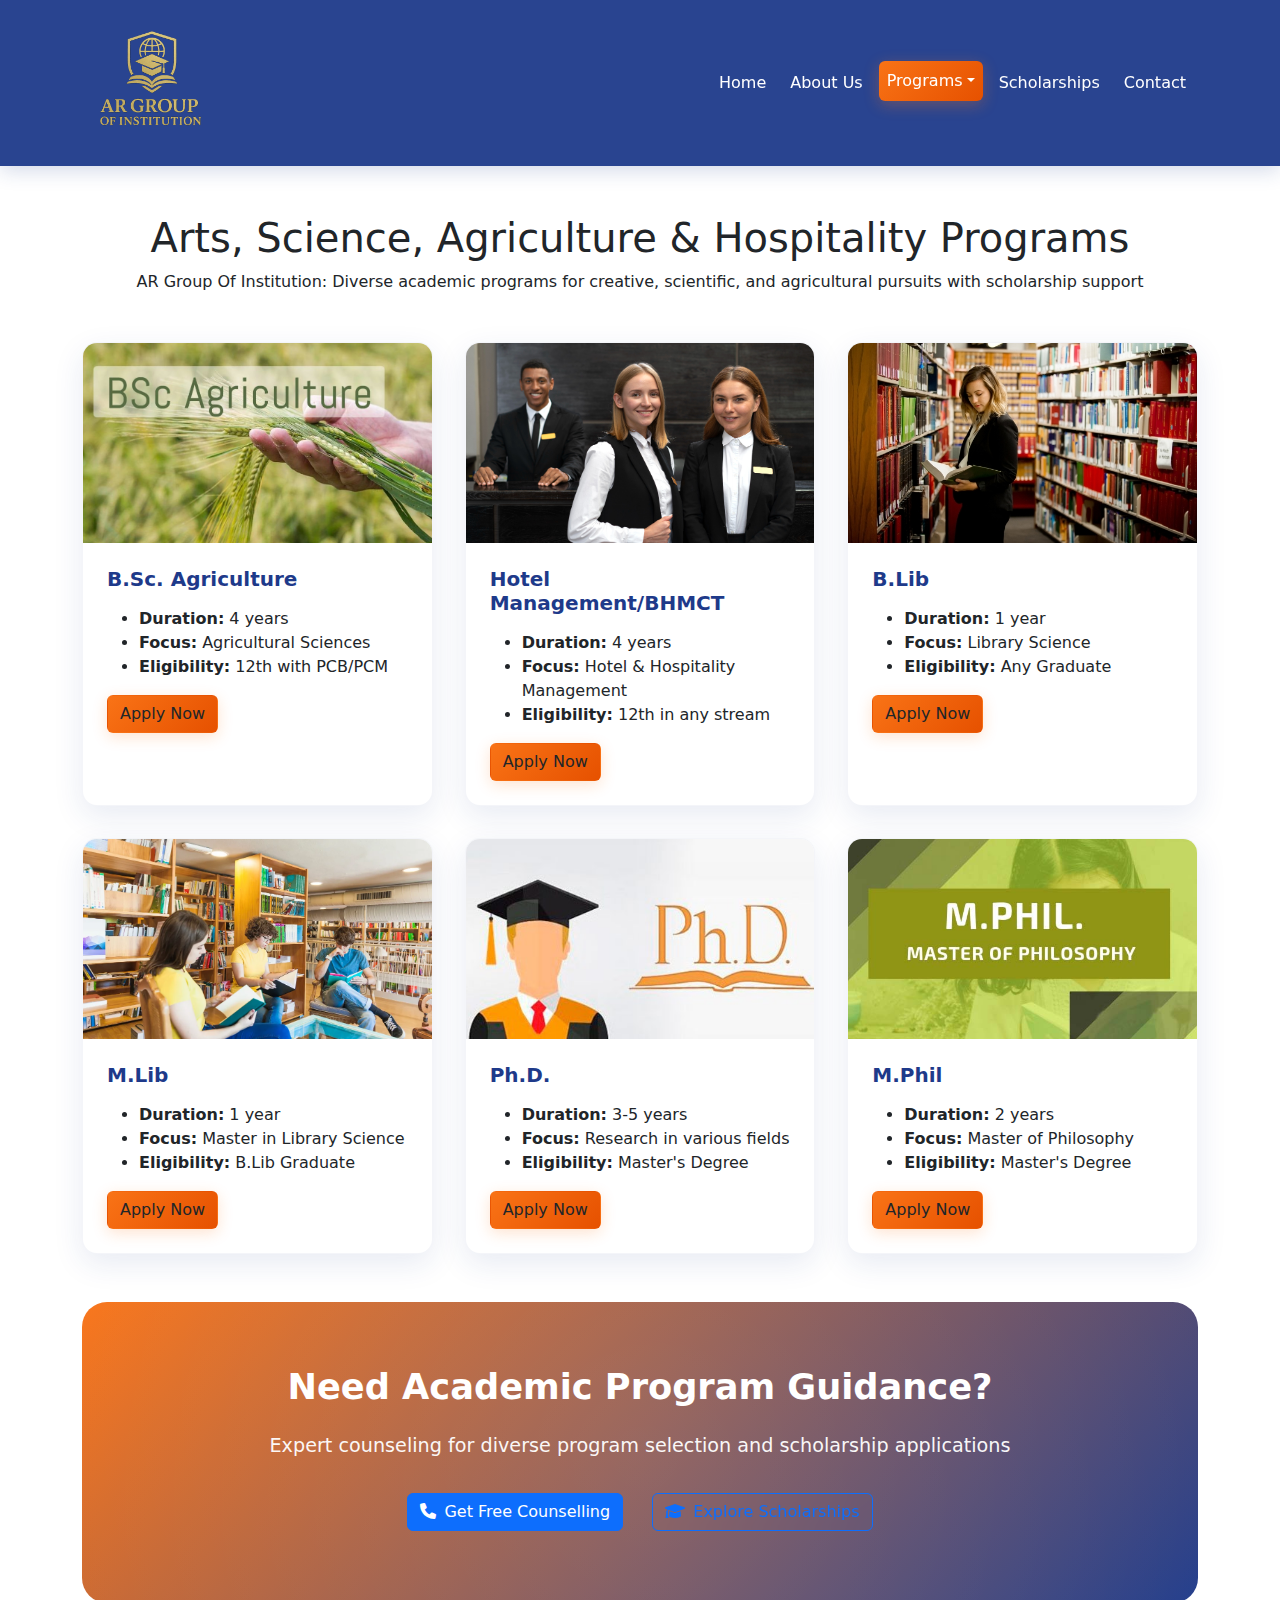
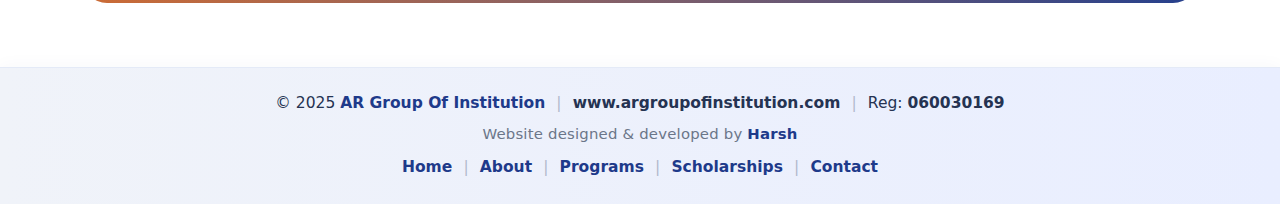
<file: arts-science.html>
<!DOCTYPE html>
<html lang="en">
<head>
  <meta charset="UTF-8">
  <meta name="viewport" content="width=device-width, initial-scale=1, shrink-to-fit=no">
  <title>Arts, Science, Agriculture & Hospitality Programs - AR Group Of Institution</title>
  <meta name="description" content="Comprehensive arts, science, agriculture & hospitality education programs with scholarship support and placement assistance from AR Group.">
  <meta property="og:url" content="https://argroupofinstitution.com/arts-science.html">
  <link rel="canonical" href="https://argroupofinstitution.com/arts-science.html">

  <!-- Favicon for all browsers and devices -->
<link rel="icon" type="image/x-icon" href="images/placeholders/favicon.ico">
<link rel="icon" type="image/png" sizes="16x16" href="images/placeholders/favicon-16x16.png">
<link rel="icon" type="image/png" sizes="32x32" href="images/placeholders/favicon-32x32.png">

<!-- Apple Touch Icon for iOS -->
<link rel="apple-touch-icon" sizes="180x180" href="images/placeholders/apple-touch-icon.png">

<!-- Android Chrome Icons -->
<link rel="icon" type="image/png" sizes="192x192" href="images/placeholders/android-chrome-192x192.png">
<link rel="icon" type="image/png" sizes="512x512" href="images/placeholders/android-chrome-512x512.png">

<!-- Web App Manifest -->
<link rel="manifest" href="images/placeholders/site.webmanifest">

<!-- Theme color for mobile browsers -->
<meta name="theme-color" content="#1e3a8a">

  <link rel="stylesheet" href="css/style.css">
  <link href="https://cdn.jsdelivr.net/npm/bootstrap@5.3.0/dist/css/bootstrap.min.css" rel="stylesheet">
  <link href="https://cdnjs.cloudflare.com/ajax/libs/font-awesome/6.0.0/css/all.min.css" rel="stylesheet">
</head>
<body>
  <!-- Navigation -->
  <nav class="navbar navbar-expand-lg sticky-top">
    <div class="container">
      <a class="navbar-brand" href="index.html">
        <img src="images/placeholders/AR_GROUP_LOGO.png" alt="AR Group Logo" class="logo">
      </a>
      <button class="navbar-toggler" type="button" data-bs-toggle="collapse" data-bs-target="#navbarNav" aria-expanded="false" aria-label="Toggle navigation">
        <span class="navbar-toggler-icon"></span>
      </button>
      <div class="collapse navbar-collapse" id="navbarNav">
        <ul class="navbar-nav ms-auto">
          <li class="nav-item"><a href="index.html" class="nav-link">Home</a></li>
          <li class="nav-item"><a href="about.html" class="nav-link">About Us</a></li>
          <li class="nav-item dropdown">
            <a href="#" class="nav-link dropdown-toggle active" id="programsDropdown" data-bs-toggle="dropdown" aria-expanded="false">Programs</a>
            <ul class="dropdown-menu" aria-labelledby="programsDropdown">
              <li><a class="dropdown-item" href="engineering.html">Engineering & Technology</a></li>
              <li><a class="dropdown-item" href="medical.html">Medical, Nursing & Paramedical</a></li>
              <li><a class="dropdown-item" href="management.html">Management & Commerce</a></li>
              <li><a class="dropdown-item" href="media-communication.html">Media & Communication</a></li>
              <li><a class="dropdown-item" href="law-education.html">Law & Education</a></li>
              <li><a class="dropdown-item active" href="arts-science.html">Arts, Science, Agriculture & Hospitality</a></li>
            </ul>
          </li>
          <li class="nav-item"><a href="scholarships.html" class="nav-link">Scholarships</a></li>
          <li class="nav-item"><a href="contact.html" class="nav-link">Contact</a></li>
        </ul>
      </div>
    </div>
  </nav>

  <!-- Main Content -->
  <main>
    <section class="container my-5 programs-section">
      <!-- Page Header -->
      <header class="text-center mb-5">
  <h1 class="programs-title">
    Arts, Science, Agriculture & <span class="title-accent">Hospitality</span> Programs
  </h1>
  <p class="programs-subtitle">
    <span class="subtitle-accent">AR Group Of Institution:</span>
    Diverse academic programs for creative, scientific, and agricultural pursuits with scholarship support
  </p>
</header>

      
      <!-- Programs Grid -->
      <div class="course-grid">
        <!-- B.Sc Agriculture Program -->
        <article class="course-card">
          <img src="images/placeholders/COURSE_BSC_AGRI.jpg" alt="B.Sc Agriculture program" class="course-poster" loading="lazy">
          <div class="course-content">
            <h2 class="course-title">B.Sc. Agriculture</h2>
            <ul class="course-details">
              <li><strong>Duration:</strong> 4 years</li>
              <li><strong>Focus:</strong> Agricultural Sciences</li>
              <li><strong>Eligibility:</strong> 12th with PCB/PCM</li>
            </ul>
            <a href="contact.html" class="btn btn-apply">Apply Now</a>
          </div>
        </article>

        <!-- Hotel Management Program -->
        <article class="course-card">
          <img src="images/placeholders/COURSE_HM.jpg" alt="Hotel Management program" class="course-poster" loading="lazy">
          <div class="course-content">
            <h2 class="course-title">Hotel Management/BHMCT</h2>
            <ul class="course-details">
              <li><strong>Duration:</strong> 4 years</li>
              <li><strong>Focus:</strong> Hotel & Hospitality Management</li>
              <li><strong>Eligibility:</strong> 12th in any stream</li>
            </ul>
            <a href="contact.html" class="btn btn-apply">Apply Now</a>
          </div>
        </article>

        <!-- B.Lib Program -->
        <article class="course-card">
          <img src="images/placeholders/COURSE_BLIB.jpg" alt="B.Lib program" class="course-poster" loading="lazy">
          <div class="course-content">
            <h2 class="course-title">B.Lib</h2>
            <ul class="course-details">
              <li><strong>Duration:</strong> 1 year</li>
              <li><strong>Focus:</strong> Library Science</li>
              <li><strong>Eligibility:</strong> Any Graduate</li>
            </ul>
            <a href="contact.html" class="btn btn-apply">Apply Now</a>
          </div>
        </article>

        <!-- M.Lib Program -->
        <article class="course-card">
          <img src="images/placeholders/COURSE_MLIB.webp" alt="M.Lib program" class="course-poster" loading="lazy">
          <div class="course-content">
            <h2 class="course-title">M.Lib</h2>
            <ul class="course-details">
              <li><strong>Duration:</strong> 1 year</li>
              <li><strong>Focus:</strong> Master in Library Science</li>
              <li><strong>Eligibility:</strong> B.Lib Graduate</li>
            </ul>
            <a href="contact.html" class="btn btn-apply">Apply Now</a>
          </div>
        </article>

        <!-- Ph.D Program -->
        <article class="course-card">
          <img src="images/placeholders/COURSE_PHD.jpg" alt="Ph.D program" class="course-poster" loading="lazy">
          <div class="course-content">
            <h2 class="course-title">Ph.D.</h2>
            <ul class="course-details">
              <li><strong>Duration:</strong> 3-5 years</li>
              <li><strong>Focus:</strong> Research in various fields</li>
              <li><strong>Eligibility:</strong> Master's Degree</li>
            </ul>
            <a href="contact.html" class="btn btn-apply">Apply Now</a>
          </div>
        </article>

        <!-- M.Phil Program -->
        <article class="course-card">
          <img src="images/placeholders/COURSE_MPHIL.jpg" alt="M.Phil program" class="course-poster" loading="lazy">
          <div class="course-content">
            <h2 class="course-title">M.Phil</h2>
            <ul class="course-details">
              <li><strong>Duration:</strong> 2 years</li>
              <li><strong>Focus:</strong> Master of Philosophy</li>
              <li><strong>Eligibility:</strong> Master's Degree</li>
            </ul>
            <a href="contact.html" class="btn btn-apply">Apply Now</a>
          </div>
        </article>
      </div>

      <!-- Call to Action -->
      <div class="text-center mt-5 cta-section">
        <h3 class="cta-title">Need Academic Program Guidance?</h3>
        <p class="cta-subtitle mb-4">Expert counseling for diverse program selection and scholarship applications</p>
        <div class="cta-buttons">
          <a href="contact.html" class="btn btn-primary btn-cta me-3">
            <i class="fas fa-phone me-2"></i>Get Free Counselling
          </a>
          <a href="scholarships.html" class="btn btn-outline-primary btn-cta">
            <i class="fas fa-graduation-cap me-2"></i>Explore Scholarships
          </a>
        </div>
      </div>
    </section>
  </main>

  <!-- Footer -->
  <footer class="footer py-4">
  <div class="container text-center">
    <div class="footer-meta mb-2">
      &copy; 2025 <a href="index.html" class="footer-link">AR Group Of Institution</a>
      <span class="footer-sep">|</span>
      <strong>www.argroupofinstitution.com</strong>
      <span class="footer-sep">|</span>
      Reg: <b>060030169</b>
    </div>
    <div class="footer-powered mb-1">
      Website designed & developed by <a href="mailto:harshbca065@gmail.com" class="footer-link">Harsh</a>
    </div>
    <div class="footer-links">
      <a href="index.html" class="footer-link">Home</a>
      <span class="footer-sep">|</span>
      <a href="about.html" class="footer-link">About</a>
      <span class="footer-sep">|</span>
      <a href="programs.html" class="footer-link">Programs</a>
      <span class="footer-sep">|</span>
      <a href="scholarships.html" class="footer-link">Scholarships</a>
      <span class="footer-sep">|</span>
      <a href="contact.html" class="footer-link">Contact</a>
    </div>
  </div>
</footer>

  <script src="https://cdn.jsdelivr.net/npm/bootstrap@5.3.0/dist/js/bootstrap.bundle.min.js"></script>
  <script src="js/main.js"></script>
</body>
</html>
</file>
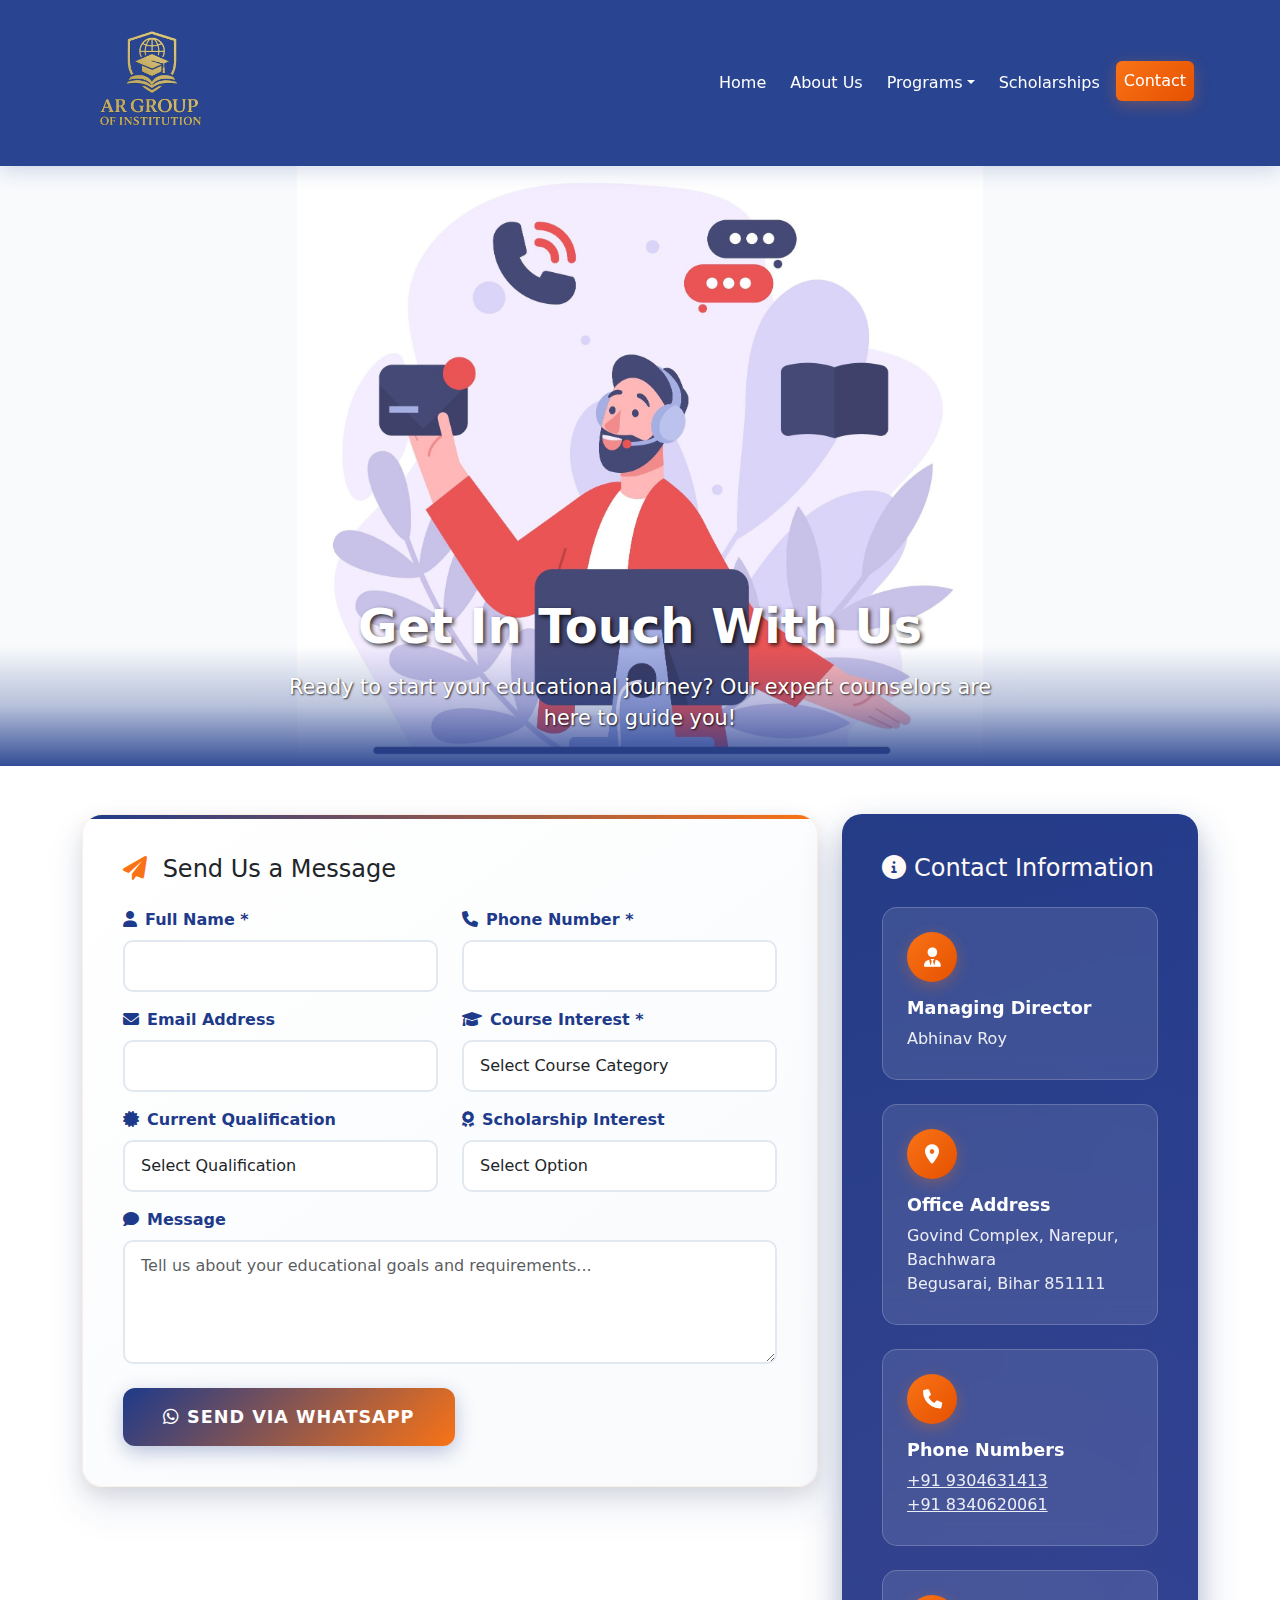
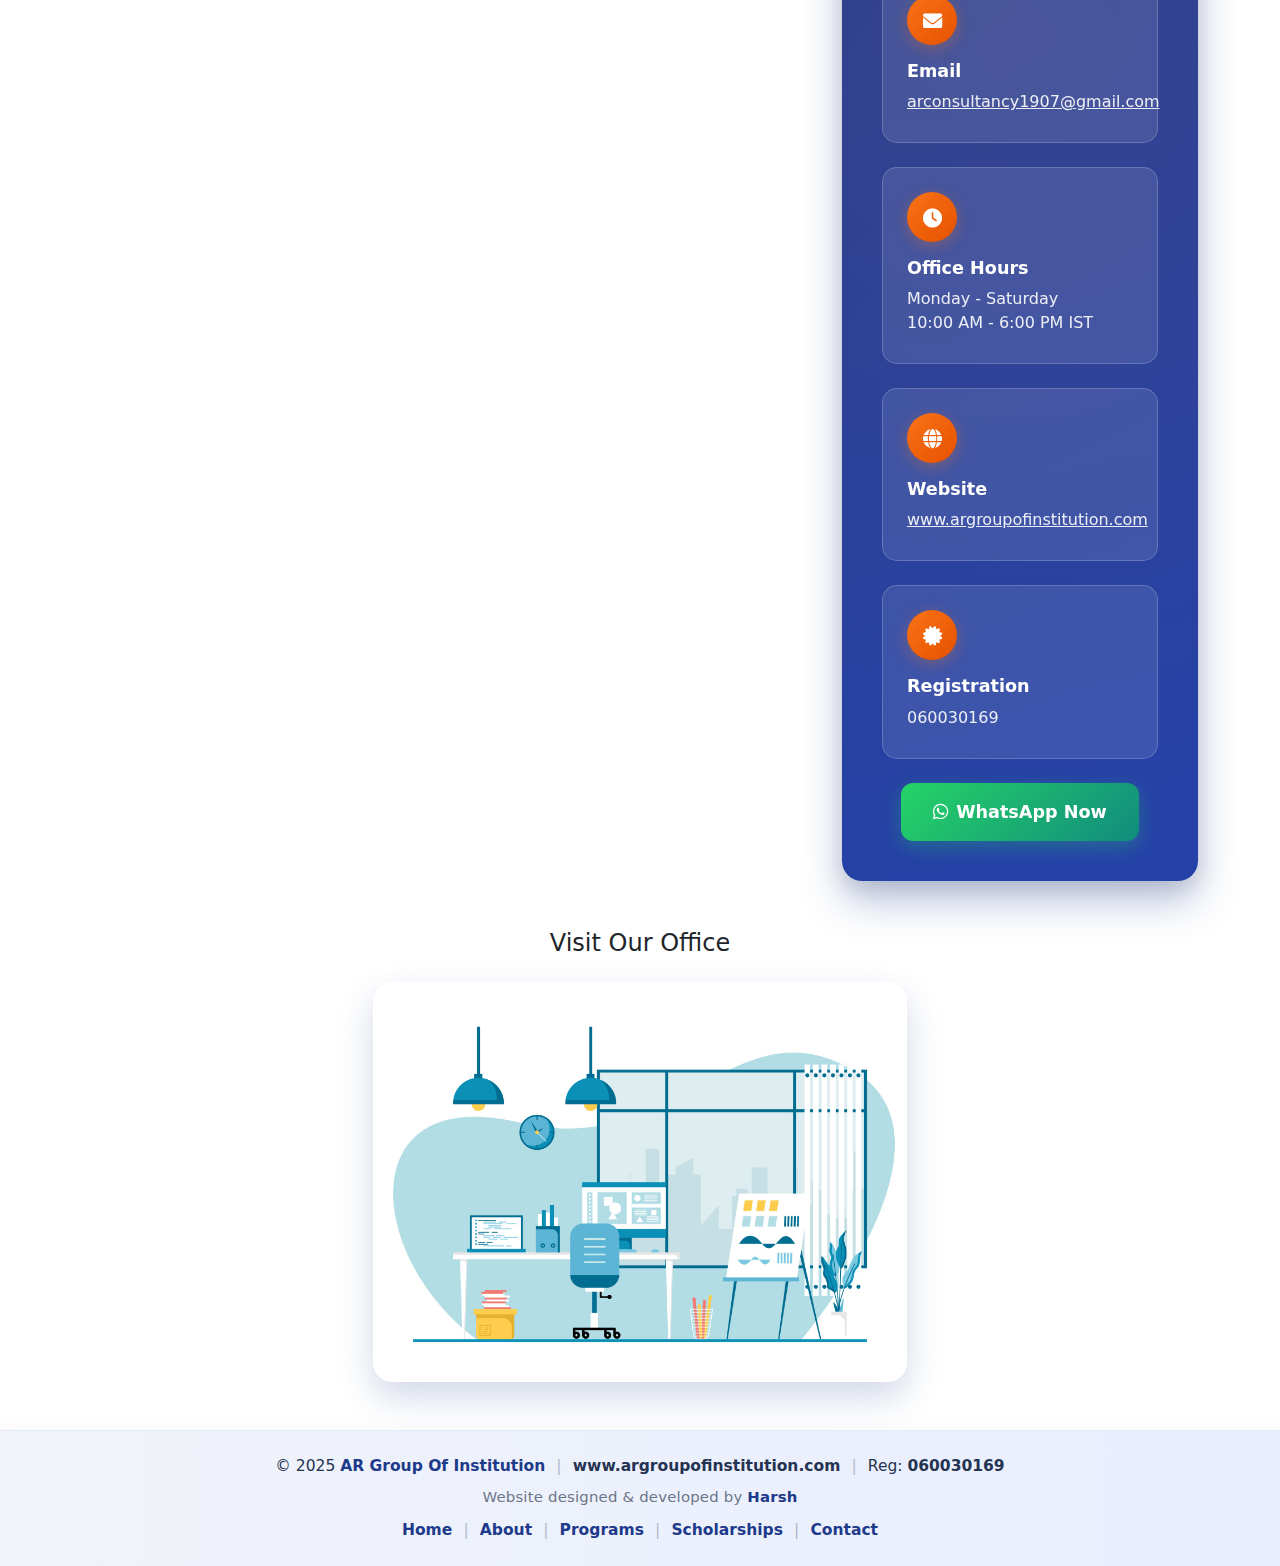
<file: contact.html>
<!DOCTYPE html>
<html lang="en">
<head>
  <meta charset="UTF-8">
  <meta name="viewport" content="width=device-width, initial-scale=1, shrink-to-fit=no">
  <meta property="og:url" content="https://argroupofinstitution.com/contact.html">
  <link rel="canonical" href="https://argroupofinstitution.com/contact.html">

  <title>Contact Us - AR Group Of Institution</title>
  
  <!-- Favicon for all browsers and devices -->
  <link rel="icon" type="image/x-icon" href="images/placeholders/favicon.ico">
  <link rel="icon" type="image/png" sizes="16x16" href="images/placeholders/favicon-16x16.png">
  <link rel="icon" type="image/png" sizes="32x32" href="images/placeholders/favicon-32x32.png">
  <link rel="apple-touch-icon" sizes="180x180" href="images/placeholders/apple-touch-icon.png">
  <link rel="icon" type="image/png" sizes="192x192" href="images/placeholders/android-chrome-192x192.png">
  <link rel="icon" type="image/png" sizes="512x512" href="images/placeholders/android-chrome-512x512.png">
  <link rel="manifest" href="images/placeholders/site.webmanifest">
  <meta name="theme-color" content="#1e3a8a">

  <link rel="stylesheet" href="css/style.css">
  <link href="https://cdn.jsdelivr.net/npm/bootstrap@5.3.0/dist/css/bootstrap.min.css" rel="stylesheet">
  <link href="https://cdnjs.cloudflare.com/ajax/libs/font-awesome/6.0.0/css/all.min.css" rel="stylesheet">
  
  <style>
  /* Full-width Hero Image Section - No Cropping */
  .contact-hero-section {
  width: 100vw;
  position: relative;
  left: 50%;
  right: 50%;
  margin-left: -50vw;
  margin-right: -50vw;
  margin-bottom: 3rem;
  height: 70vh;
  min-height: 400px;
  max-height: 600px;
  display: flex;
  align-items: center;
  justify-content: center;
  background: #f8fafc;
}

.contact-hero-image {
  max-width: 100%;
  max-height: 100%;
  width: auto;
  height: auto;
  object-fit: contain; /* Ensures full image is visible */
  display: block;
}

/* Overlay positioned much lower on image */
.contact-hero-overlay {
  position: absolute;
  left: 0;
  right: 0;
  bottom: 0;
  height: 20%; /* Reduced from full height to 20% - much lower */
  background: linear-gradient(to top, rgba(30, 58, 138, 0.9), rgba(30, 58, 138, 0.3), transparent);
  display: flex;
  align-items: flex-end;
  justify-content: center;
  padding-bottom: 1rem; /* Less padding = closer to bottom */
}

.contact-hero-content {
  text-align: center;
  color: white;
  z-index: 2;
  padding: 0 2rem;
  max-width: 800px;
}

.contact-hero-content h1 {
  font-size: 3rem;
  font-weight: 800;
  margin-bottom: 1rem;
  text-shadow: 2px 2px 4px rgba(0,0,0,0.8);
}

.contact-hero-content p {
  font-size: 1.3rem;
  font-weight: 500;
  text-shadow: 1px 1px 2px rgba(0,0,0,0.8);
}

/* Mobile Responsive - Maintains aspect ratio */
@media (max-width: 768px) {
  .contact-hero-overlay {
    height: 25%;
    padding-bottom: 0.75rem;
  }
  
  .contact-hero-content h1 {
    font-size: 2.5rem;
  }
  
  .contact-hero-content p {
    font-size: 1.1rem;
  }
  
  .contact-hero-content {
    padding: 0 1.5rem;
  }
}

@media (max-width: 480px) {
  .contact-hero-overlay {
    height: 30%;
    padding-bottom: 0.5rem;
  }
  
  .contact-hero-content h1 {
    font-size: 2rem;
  }
  
  .contact-hero-content p {
    font-size: 1rem;
  }
  
  .contact-hero-content {
    padding: 0 1rem;
  }
}

    
    .contact-form-card {
      background: linear-gradient(145deg, #ffffff 0%, #f8fafc 100%);
      border-radius: 20px;
      padding: 2.5rem;
      box-shadow: 
        0 20px 40px rgba(30, 58, 138, 0.1),
        0 8px 20px rgba(0, 0, 0, 0.1);
      border: 1px solid rgba(249, 115, 22, 0.1);
      position: relative;
      overflow: hidden;
    }
    
    .contact-form-card::before {
      content: '';
      position: absolute;
      top: 0;
      left: 0;
      right: 0;
      height: 4px;
      background: linear-gradient(90deg, var(--primary-color), var(--secondary-color));
    }
    
    .contact-info-card {
      background: linear-gradient(145deg, var(--primary-color) 0%, #1e40af 100%);
      color: white;
      border-radius: 20px;
      padding: 2.5rem;
      box-shadow: 
        0 20px 40px rgba(30, 58, 138, 0.3),
        0 8px 20px rgba(0, 0, 0, 0.1);
      position: relative;
      overflow: hidden;
    }
    
    .contact-info-card::before {
      content: '';
      position: absolute;
      top: -50%;
      right: -50%;
      width: 200%;
      height: 200%;
      background: radial-gradient(circle, rgba(249, 115, 22, 0.1) 0%, transparent 70%);
      animation: float 6s ease-in-out infinite;
    }
    
    @keyframes float {
      0%, 100% { transform: translateY(0px) rotate(0deg); }
      50% { transform: translateY(-20px) rotate(180deg); }
    }
    
    .form-label {
      font-weight: 600;
      color: var(--primary-color);
      margin-bottom: 0.5rem;
    }
    
    .form-control,
    .form-select {
      border: 2px solid #e2e8f0;
      border-radius: 10px;
      padding: 0.75rem 1rem;
      font-size: 1rem;
      transition: all 0.3s ease;
      background: rgba(255, 255, 255, 0.9);
    }
    
    .form-control:focus,
    .form-select:focus {
      border-color: var(--secondary-color);
      box-shadow: 0 0 0 0.2rem rgba(249, 115, 22, 0.25);
      background: white;
    }
    
    .contact-info-item {
      background: rgba(255, 255, 255, 0.1);
      border-radius: 15px;
      padding: 1.5rem;
      margin-bottom: 1.5rem;
      backdrop-filter: blur(10px);
      border: 1px solid rgba(255, 255, 255, 0.2);
      transition: transform 0.3s ease;
      position: relative;
      z-index: 1;
    }
    
    .contact-info-item:hover {
      transform: translateY(-5px);
      background: rgba(255, 255, 255, 0.15);
    }
    
    .contact-icon {
      width: 50px;
      height: 50px;
      background: linear-gradient(135deg, var(--secondary-color), #e65100);
      border-radius: 50%;
      display: flex;
      align-items: center;
      justify-content: center;
      color: white;
      font-size: 1.2rem;
      margin-bottom: 1rem;
      box-shadow: 0 4px 15px rgba(249, 115, 22, 0.3);
    }
    
    .contact-info-item h6 {
      color: #ffffff;
      font-weight: 700;
      margin-bottom: 0.5rem;
      font-size: 1.1rem;
    }
    
    .contact-info-item p,
    .contact-info-item a {
      color: rgba(255, 255, 255, 0.9);
      margin-bottom: 0.25rem;
    }
    
    .contact-info-item a:hover {
      color: var(--secondary-color);
      text-decoration: none;
    }
    
    .btn-whatsapp {
      background: linear-gradient(135deg, #25d366, #128c7e);
      border: none;
      color: white;
      font-weight: 600;
      padding: 1rem 2rem;
      border-radius: 12px;
      font-size: 1.1rem;
      box-shadow: 0 6px 20px rgba(37, 211, 102, 0.3);
      transition: all 0.3s ease;
      position: relative;
      z-index: 1;
    }
    
    .btn-whatsapp:hover {
      background: linear-gradient(135deg, #128c7e, #075e54);
      transform: translateY(-3px);
      box-shadow: 0 8px 25px rgba(37, 211, 102, 0.4);
      color: white;
    }
    
    .btn-submit {
      background: linear-gradient(135deg, var(--primary-color), var(--secondary-color));
      border: none;
      color: white;
      font-weight: 700;
      padding: 1rem 2.5rem;
      border-radius: 12px;
      font-size: 1.1rem;
      box-shadow: 0 6px 20px rgba(30, 58, 138, 0.3);
      transition: all 0.3s ease;
      text-transform: uppercase;
      letter-spacing: 1px;
    }
    
    .btn-submit:hover {
      background: linear-gradient(135deg, var(--secondary-color), var(--primary-color));
      transform: translateY(-3px);
      box-shadow: 0 8px 25px rgba(249, 115, 22, 0.4);
      color: white;
    }
    
    .office-image {
      border-radius: 20px;
      box-shadow: 0 15px 35px rgba(30, 58, 138, 0.2);
      transition: transform 0.3s ease;
    }
    
    .office-image:hover {
      transform: scale(1.02);
    }
    
    /* Mobile Responsive */
    @media (max-width: 768px) {
      .contact-hero-image {
        max-height: 250px;
        margin-bottom: 2rem;
      }
      
      .contact-form-card,
      .contact-info-card {
        padding: 2rem;
        margin-bottom: 2rem;
      }
    }
  </style>
</head>
<body>
  <nav class="navbar navbar-expand-lg sticky-top">
    <div class="container">
      <a class="navbar-brand" href="index.html">
        <img src="images/placeholders/AR_GROUP_LOGO.png" alt="AR Group Logo" class="logo">
      </a>
      <button class="navbar-toggler" type="button" data-bs-toggle="collapse" data-bs-target="#navbarNav">
        <span class="navbar-toggler-icon"></span>
      </button>
      <div class="collapse navbar-collapse" id="navbarNav">
        <ul class="navbar-nav ms-auto">
          <li class="nav-item"><a href="index.html" class="nav-link">Home</a></li>
          <li class="nav-item"><a href="about.html" class="nav-link">About Us</a></li>
          <li class="nav-item dropdown">
            <a href="#" class="nav-link dropdown-toggle" id="programsDropdown" data-bs-toggle="dropdown">Programs</a>
            <ul class="dropdown-menu" aria-labelledby="programsDropdown">
              <li><a class="dropdown-item" href="engineering.html">Engineering & Technology</a></li>
              <li><a class="dropdown-item" href="medical.html">Medical, Nursing & Paramedical</a></li>
              <li><a class="dropdown-item" href="management.html">Management & Commerce</a></li>
              <li><a class="dropdown-item" href="media-communication.html">Media & Communication</a></li>
              <li><a class="dropdown-item" href="law-education.html">Law & Education</a></li>
              <li><a class="dropdown-item" href="arts-science.html">Arts, Science, Agriculture & Hospitality</a></li>
            </ul>
          </li>
          <li class="nav-item"><a href="scholarships.html" class="nav-link">Scholarships</a></li>
          <li class="nav-item"><a href="contact.html" class="nav-link active">Contact</a></li>
        </ul>
      </div>
    </div>
  </nav>

  <!-- Full-Width Hero Image Section -->
<section class="contact-hero-section">
  <img src="images/placeholders/contact_page_header.jpg" alt="Contact AR Group - Professional Education Consulting" class="contact-hero-image">
  <div class="contact-hero-overlay">
    <div class="contact-hero-content">
      <h1>Get In Touch With Us</h1>
      <p>Ready to start your educational journey? Our expert counselors are here to guide you!</p>
    </div>
  </div>
</section>

  <!-- Main Contact Section -->
  <section class="container my-5">
    <div class="row">
      <div class="col-lg-8">
        <div class="contact-form-card">
          <h4 class="mb-4">
            <i class="fas fa-paper-plane me-2" style="color: var(--secondary-color);"></i>
            Send Us a Message
          </h4>
          <form id="contactForm">
            <div class="row">
              <div class="col-md-6 mb-3">
                <label for="name" class="form-label">
                  <i class="fas fa-user me-2"></i>Full Name *
                </label>
                <input type="text" class="form-control" id="name" required>
              </div>
              <div class="col-md-6 mb-3">
                <label for="phone" class="form-label">
                  <i class="fas fa-phone me-2"></i>Phone Number *
                </label>
                <input type="tel" class="form-control" id="phone" required>
              </div>
            </div>
            <div class="row">
              <div class="col-md-6 mb-3">
                <label for="email" class="form-label">
                  <i class="fas fa-envelope me-2"></i>Email Address
                </label>
                <input type="email" class="form-control" id="email">
              </div>
              <div class="col-md-6 mb-3">
                <label for="course" class="form-label">
                  <i class="fas fa-graduation-cap me-2"></i>Course Interest *
                </label>
                <select class="form-select" id="course" required>
                  <option value="">Select Course Category</option>
                  <option value="Engineering & Technology">Engineering & Technology</option>
                  <option value="Medical, Nursing & Paramedical">Medical, Nursing & Paramedical</option>
                  <option value="Management & Commerce">Management & Commerce</option>
                  <option value="Media & Communication">Media & Communication</option>
                  <option value="Law & Education">Law & Education</option>
                  <option value="Arts, Science & Agriculture">Arts, Science & Agriculture</option>
                  <option value="Other">Other</option>
                </select>
              </div>
            </div>
            <div class="row">
              <div class="col-md-6 mb-3">
                <label for="qualification" class="form-label">
                  <i class="fas fa-certificate me-2"></i>Current Qualification
                </label>
                <select class="form-select" id="qualification">
                  <option value="">Select Qualification</option>
                  <option value="10th">10th Pass</option>
                  <option value="12th">12th Pass/Appearing</option>
                  <option value="graduate">Graduate</option>
                  <option value="postgraduate">Post Graduate</option>
                </select>
              </div>
              <div class="col-md-6 mb-3">
                <label for="scholarship" class="form-label">
                  <i class="fas fa-award me-2"></i>Scholarship Interest
                </label>
                <select class="form-select" id="scholarship">
                  <option value="">Select Option</option>
                  <option value="bscc">Bihar Student Credit Card.</option>
                  <option value="national">National Scholarships.</option>
                  <option value="state">State Scholarships.</option>
                  <option value="all">All Scholarship Options.</option>
                  <option value="no scholarship">No Scholarship.</option>
                </select>
              </div>
            </div>
            <div class="mb-4">
              <label for="message" class="form-label">
                <i class="fas fa-comment me-2"></i>Message
              </label>
              <textarea class="form-control" id="message" rows="4" placeholder="Tell us about your educational goals and requirements..."></textarea>
            </div>
            <button type="submit" class="btn btn-submit me-3">
              <i class="fab fa-whatsapp me-2"></i>Send via WhatsApp
            </button>
          </form>
        </div>
      </div>
      
      <div class="col-lg-4">
        <div class="contact-info-card">
          <h4 class="mb-4 text-white">
            <i class="fas fa-info-circle me-2"></i>Contact Information
          </h4>
          
          <div class="contact-info-item">
            <div class="contact-icon">
              <i class="fas fa-user-tie"></i>
            </div>
            <h6>Managing Director</h6>
            <p>Abhinav Roy</p>
          </div>
          
          <div class="contact-info-item">
            <div class="contact-icon">
              <i class="fas fa-map-marker-alt"></i>
            </div>
            <h6>Office Address</h6>
            <p>Govind Complex, Narepur, Bachhwara<br>Begusarai, Bihar 851111</p>
          </div>
          
          <div class="contact-info-item">
            <div class="contact-icon">
              <i class="fas fa-phone"></i>
            </div>
            <h6>Phone Numbers</h6>
            <p>
              <a href="tel:+919304631413">+91 9304631413</a><br>
              
              <a href="tel:+918340620061">+91 8340620061</a>
            </p>
          </div>
          
          <div class="contact-info-item">
            <div class="contact-icon">
              <i class="fas fa-envelope"></i>
            </div>
            <h6>Email</h6>
            <p><a href="mailto:arconsultancy1907@gmail.com">arconsultancy1907@gmail.com</a></p>
          </div>
          
          <div class="contact-info-item">
            <div class="contact-icon">
              <i class="fas fa-clock"></i>
            </div>
            <h6>Office Hours</h6>
            <p>Monday - Saturday<br>10:00 AM - 6:00 PM IST</p>
          </div>
          
           <div class="contact-info-item">
  <div class="contact-icon">
    <i class="fas fa-globe"></i>
  </div>
  <div class="contact-details">
    <h6>Website</h6>
    <p><a href="https://argroupofinstitution.com">www.argroupofinstitution.com</a></p>
  </div>
</div>

          
          <div class="contact-info-item">
            <div class="contact-icon">
              <i class="fas fa-certificate"></i>
            </div>
            <h6>Registration</h6>
            <p>060030169</p>
          </div>
          
          <div class="text-center mt-4">
            <a href="https://wa.me/919304631413" class="btn btn-whatsapp">
              <i class="fab fa-whatsapp me-2"></i>WhatsApp Now
            </a>
          </div>
        </div>
      </div>
    </div>
    
    <div class="text-center mt-5">
      <h4 class="mb-4">Visit Our Office</h4>
      <img src="images/placeholders/OFFICE_EXTERIOR_IMAGE.jpg" alt="AR Group Office" class="office-image img-fluid" style="max-height: 400px;">
    </div>
  </section>

  <footer class="footer py-4">
  <div class="container text-center">
    <div class="footer-meta mb-2">
      &copy; 2025 <a href="index.html" class="footer-link">AR Group Of Institution</a>
      <span class="footer-sep">|</span>
      <strong>www.argroupofinstitution.com</strong>
      <span class="footer-sep">|</span>
      Reg: <b>060030169</b>
    </div>
    <div class="footer-powered mb-1">
      Website designed & developed by <a href="https://my-portfolio-harsh-80.vercel.app/" target="_blank" rel="noopener noreferrer" class="footer-link">Harsh</a>
    </div>
    <div class="footer-links">
      <a href="index.html" class="footer-link">Home</a>
      <span class="footer-sep">|</span>
      <a href="about.html" class="footer-link">About</a>
      <span class="footer-sep">|</span>
      <a href="programs.html" class="footer-link">Programs</a>
      <span class="footer-sep">|</span>
      <a href="scholarships.html" class="footer-link">Scholarships</a>
      <span class="footer-sep">|</span>
      <a href="contact.html" class="footer-link">Contact</a>
    </div>
  </div>
</footer>
  <script src="https://cdn.jsdelivr.net/npm/bootstrap@5.3.0/dist/js/bootstrap.bundle.min.js"></script>
  <script src="js/main.js"></script>
</body>
</html>
</file>
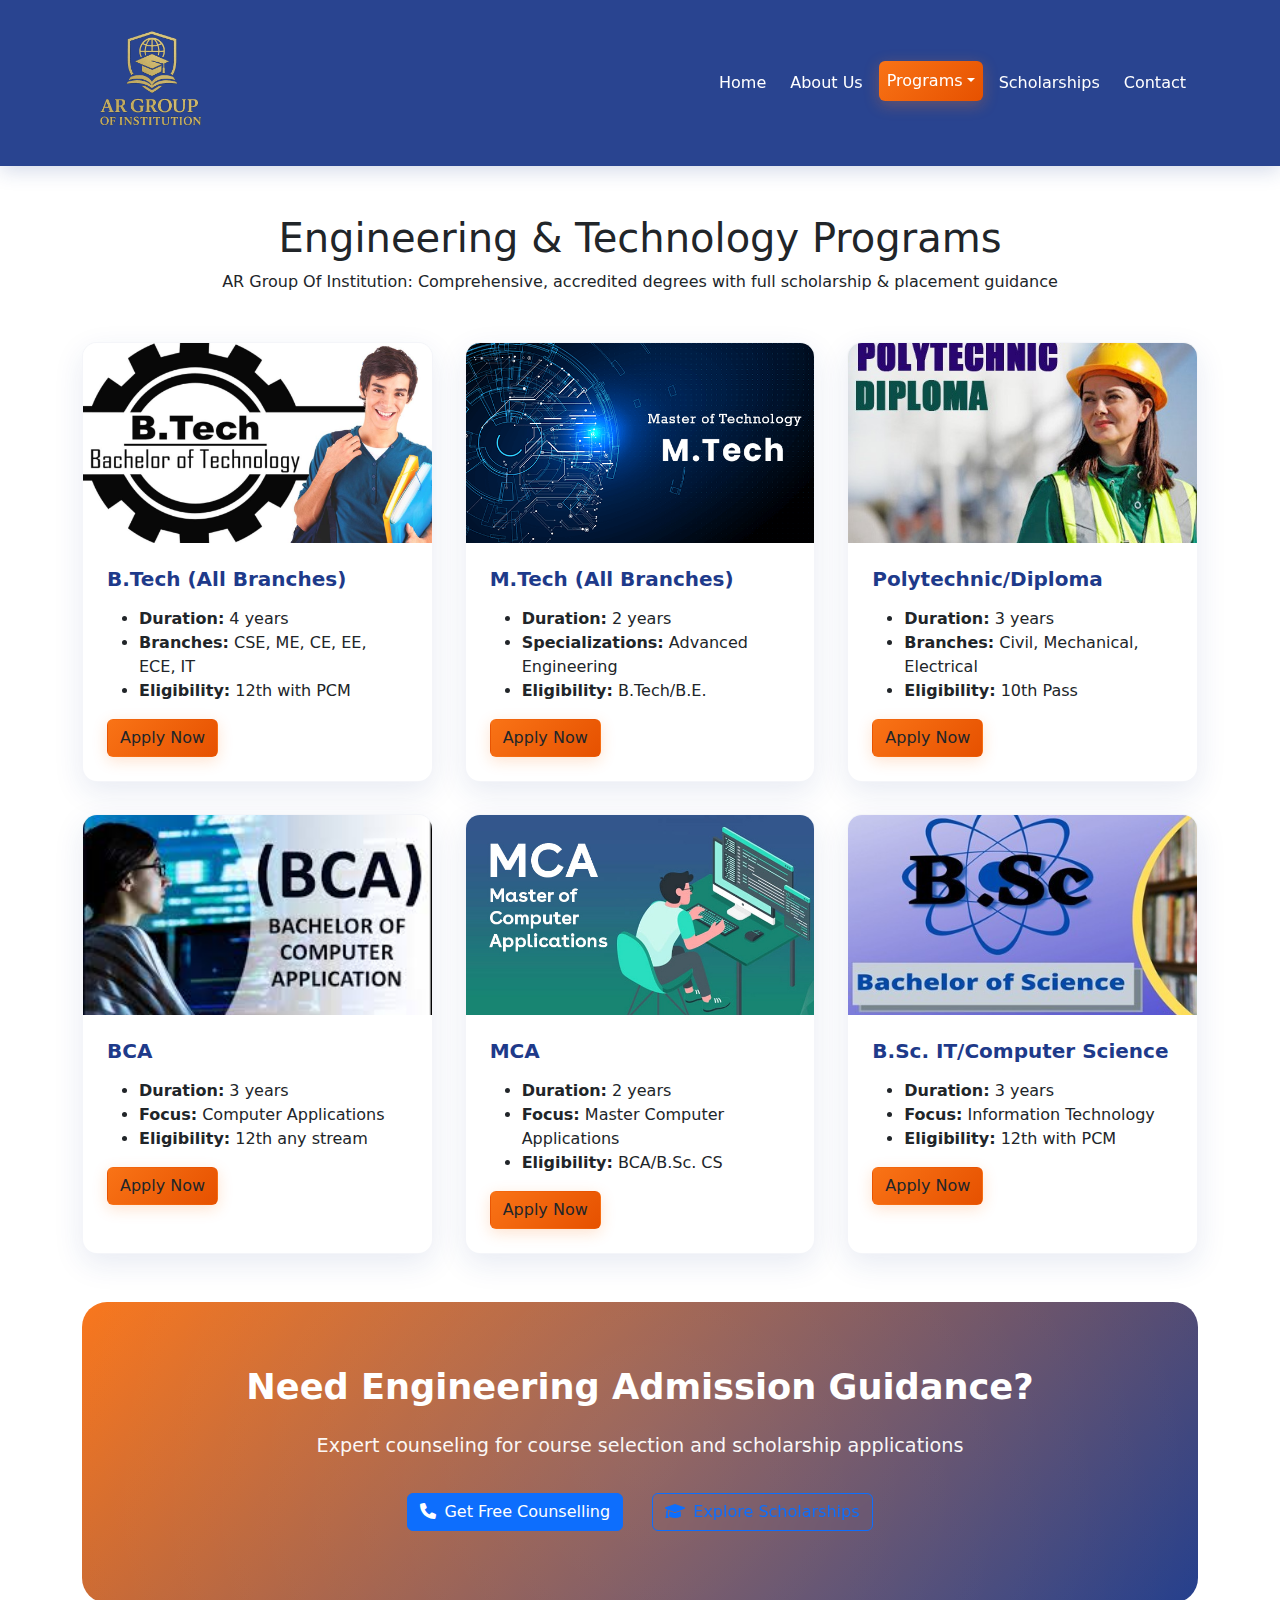
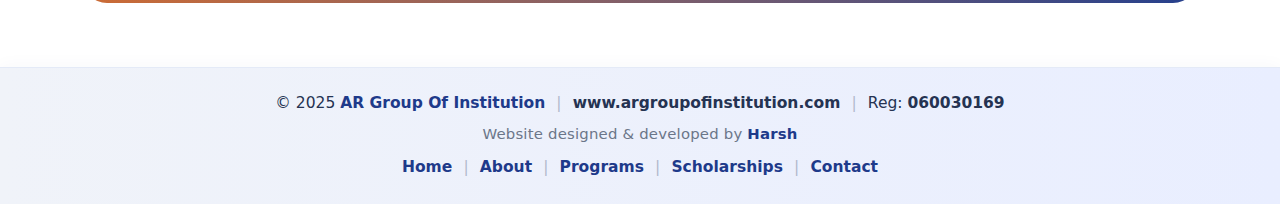
<file: engineering.html>
<!DOCTYPE html>
<html lang="en">
<head>
  <meta charset="UTF-8">
  <meta name="viewport" content="width=device-width, initial-scale=1, shrink-to-fit=no">
  <meta property="og:url" content="https://argroupofinstitution.com/engineering.html">
<link rel="canonical" href="https://argroupofinstitution.com/engineering.html">

  <title>Engineering & Technology Programs - AR Group Of Institution</title>
  <meta name="description" content="Comprehensive engineering education programs with scholarship support and placement assistance from AR Group.">
  <!-- Favicon for all browsers and devices -->
<link rel="icon" type="image/x-icon" href="images/placeholders/favicon.ico">
<link rel="icon" type="image/png" sizes="16x16" href="images/placeholders/favicon-16x16.png">
<link rel="icon" type="image/png" sizes="32x32" href="images/placeholders/favicon-32x32.png">

<!-- Apple Touch Icon for iOS -->
<link rel="apple-touch-icon" sizes="180x180" href="images/placeholders/apple-touch-icon.png">

<!-- Android Chrome Icons -->
<link rel="icon" type="image/png" sizes="192x192" href="images/placeholders/android-chrome-192x192.png">
<link rel="icon" type="image/png" sizes="512x512" href="images/placeholders/android-chrome-512x512.png">

<!-- Web App Manifest -->
<link rel="manifest" href="images/placeholders/site.webmanifest">

<!-- Theme color for mobile browsers -->
<meta name="theme-color" content="#1e3a8a">

  <link rel="stylesheet" href="css/style.css">
  <link href="https://cdn.jsdelivr.net/npm/bootstrap@5.3.0/dist/css/bootstrap.min.css" rel="stylesheet">
  <link href="https://cdnjs.cloudflare.com/ajax/libs/font-awesome/6.0.0/css/all.min.css" rel="stylesheet">
</head>
<body>
  <!-- Navigation -->
  <nav class="navbar navbar-expand-lg sticky-top">
    <div class="container">
      <a class="navbar-brand" href="index.html">
        <img src="images/placeholders/AR_GROUP_LOGO.png" alt="AR Group Logo" class="logo">
      </a>
      <button class="navbar-toggler" type="button" data-bs-toggle="collapse" data-bs-target="#navbarNav" aria-expanded="false" aria-label="Toggle navigation">
        <span class="navbar-toggler-icon"></span>
      </button>
      <div class="collapse navbar-collapse" id="navbarNav">
        <ul class="navbar-nav ms-auto">
          <li class="nav-item"><a href="index.html" class="nav-link">Home</a></li>
          <li class="nav-item"><a href="about.html" class="nav-link">About Us</a></li>
          <li class="nav-item dropdown">
            <a href="#" class="nav-link dropdown-toggle active" id="programsDropdown" data-bs-toggle="dropdown" aria-expanded="false">Programs</a>
            <ul class="dropdown-menu" aria-labelledby="programsDropdown">
              <li><a class="dropdown-item active" href="engineering.html">Engineering & Technology</a></li>
              <li><a class="dropdown-item" href="medical.html">Medical, Nursing & Paramedical</a></li>
              <li><a class="dropdown-item" href="management.html">Management & Commerce</a></li>
              <li><a class="dropdown-item" href="media-communication.html">Media & Communication</a></li>
              <li><a class="dropdown-item" href="law-education.html">Law & Education</a></li>
              <li><a class="dropdown-item" href="arts-science.html">Arts, Science, Agriculture & Hospitality</a></li>
            </ul>
          </li>
          <li class="nav-item"><a href="scholarships.html" class="nav-link">Scholarships</a></li>
          <li class="nav-item"><a href="contact.html" class="nav-link">Contact</a></li>
        </ul>
      </div>
    </div>
  </nav>

  <!-- Main Content -->
  <main>
    <section class="container my-5 programs-section">
      <!-- Page Header -->
       <header class="text-center mb-5">
  <h1 class="programs-title">
    Engineering & <span class="title-accent">Technology</span> Programs
  </h1>
  <p class="programs-subtitle">
    <span class="subtitle-accent">AR Group Of Institution:</span>
    Comprehensive, accredited degrees with full scholarship & placement guidance
  </p>
</header>


      
      <!-- Programs Grid -->
      <div class="course-grid">
        <!-- B.Tech Program -->
        <article class="course-card">
          <img src="images/placeholders/COURSE_BTECH.jpg" alt="B.Tech (All Branches) program" class="course-poster" loading="lazy">
          <div class="course-content">
            <h2 class="course-title">B.Tech (All Branches)</h2>
            <ul class="course-details">
              <li><strong>Duration:</strong> 4 years</li>
              <li><strong>Branches:</strong> CSE, ME, CE, EE, ECE, IT</li>
              <li><strong>Eligibility:</strong> 12th with PCM</li>
            </ul>
            <a href="contact.html" class="btn btn-apply">Apply Now</a>
          </div>
        </article>

        <!-- M.Tech Program -->
        <article class="course-card">
          <img src="images/placeholders/COURSE_MTECH.png" alt="M.Tech (All Branches) program" class="course-poster" loading="lazy">
          <div class="course-content">
            <h2 class="course-title">M.Tech (All Branches)</h2>
            <ul class="course-details">
              <li><strong>Duration:</strong> 2 years</li>
              <li><strong>Specializations:</strong> Advanced Engineering</li>
              <li><strong>Eligibility:</strong> B.Tech/B.E.</li>
            </ul>
            <a href="contact.html" class="btn btn-apply">Apply Now</a>
          </div>
        </article>

        <!-- Polytechnic Program -->
        <article class="course-card">
          <img src="images/placeholders/COURSE_POLYTECHNIC.jpg" alt="Polytechnic/Diploma program" class="course-poster" loading="lazy">
          <div class="course-content">
            <h2 class="course-title">Polytechnic/Diploma</h2>
            <ul class="course-details">
              <li><strong>Duration:</strong> 3 years</li>
              <li><strong>Branches:</strong> Civil, Mechanical, Electrical</li>
              <li><strong>Eligibility:</strong> 10th Pass</li>
            </ul>
            <a href="contact.html" class="btn btn-apply">Apply Now</a>
          </div>
        </article>

        <!-- BCA Program -->
        <article class="course-card">
          <img src="images/placeholders/COURSE_BCA.jfif" alt="BCA program" class="course-poster" loading="lazy">
          <div class="course-content">
            <h2 class="course-title">BCA</h2>
            <ul class="course-details">
              <li><strong>Duration:</strong> 3 years</li>
              <li><strong>Focus:</strong> Computer Applications</li>
              <li><strong>Eligibility:</strong> 12th any stream</li>
            </ul>
            <a href="contact.html" class="btn btn-apply">Apply Now</a>
          </div>
        </article>

        <!-- MCA Program -->
        <article class="course-card">
          <img src="images/placeholders/COURSE_MCA.jpg" alt="MCA program" class="course-poster" loading="lazy">
          <div class="course-content">
            <h2 class="course-title">MCA</h2>
            <ul class="course-details">
              <li><strong>Duration:</strong> 2 years</li>
              <li><strong>Focus:</strong> Master Computer Applications</li>
              <li><strong>Eligibility:</strong> BCA/B.Sc. CS</li>
            </ul>
            <a href="contact.html" class="btn btn-apply">Apply Now</a>
          </div>
        </article>

        <!-- B.Sc IT Program -->
        <article class="course-card">
          <img src="images/placeholders/COURSE_BSC_IT.jpg" alt="B.Sc IT/Computer Science program" class="course-poster" loading="lazy">
          <div class="course-content">
            <h2 class="course-title">B.Sc. IT/Computer Science</h2>
            <ul class="course-details">
              <li><strong>Duration:</strong> 3 years</li>
              <li><strong>Focus:</strong> Information Technology</li>
              <li><strong>Eligibility:</strong> 12th with PCM</li>
            </ul>
            <a href="contact.html" class="btn btn-apply">Apply Now</a>
          </div>
        </article>
      </div>

      <!-- Call to Action -->
      <div class="text-center mt-5 cta-section">
        <h3 class="cta-title">Need Engineering Admission Guidance?</h3>
        <p class="cta-subtitle mb-4">Expert counseling for course selection and scholarship applications</p>
        <div class="cta-buttons">
          <a href="contact.html" class="btn btn-primary btn-cta me-3">
            <i class="fas fa-phone me-2"></i>Get Free Counselling
          </a>
          <a href="scholarships.html" class="btn btn-outline-primary btn-cta">
            <i class="fas fa-graduation-cap me-2"></i>Explore Scholarships
          </a>
        </div>
      </div>
    </section>
  </main>

  <footer class="footer py-4">
  <div class="container text-center">
    <div class="footer-meta mb-2">
      &copy; 2025 <a href="index.html" class="footer-link">AR Group Of Institution</a>
      <span class="footer-sep">|</span>
      <strong>www.argroupofinstitution.com</strong>
      <span class="footer-sep">|</span>
      Reg: <b>060030169</b>
    </div>
    <div class="footer-powered mb-1">
      Website designed & developed by <a href="https://my-portfolio-harsh-80.vercel.app/" target="_blank" rel="noopener noreferrer" class="footer-link">Harsh</a>
    </div>
    <div class="footer-links">
      <a href="index.html" class="footer-link">Home</a>
      <span class="footer-sep">|</span>
      <a href="about.html" class="footer-link">About</a>
      <span class="footer-sep">|</span>
      <a href="programs.html" class="footer-link">Programs</a>
      <span class="footer-sep">|</span>
      <a href="scholarships.html" class="footer-link">Scholarships</a>
      <span class="footer-sep">|</span>
      <a href="contact.html" class="footer-link">Contact</a>
    </div>
  </div>
</footer>

  <script src="https://cdn.jsdelivr.net/npm/bootstrap@5.3.0/dist/js/bootstrap.bundle.min.js"></script>
  <script src="js/main.js"></script>
</body>
</html>
</file>
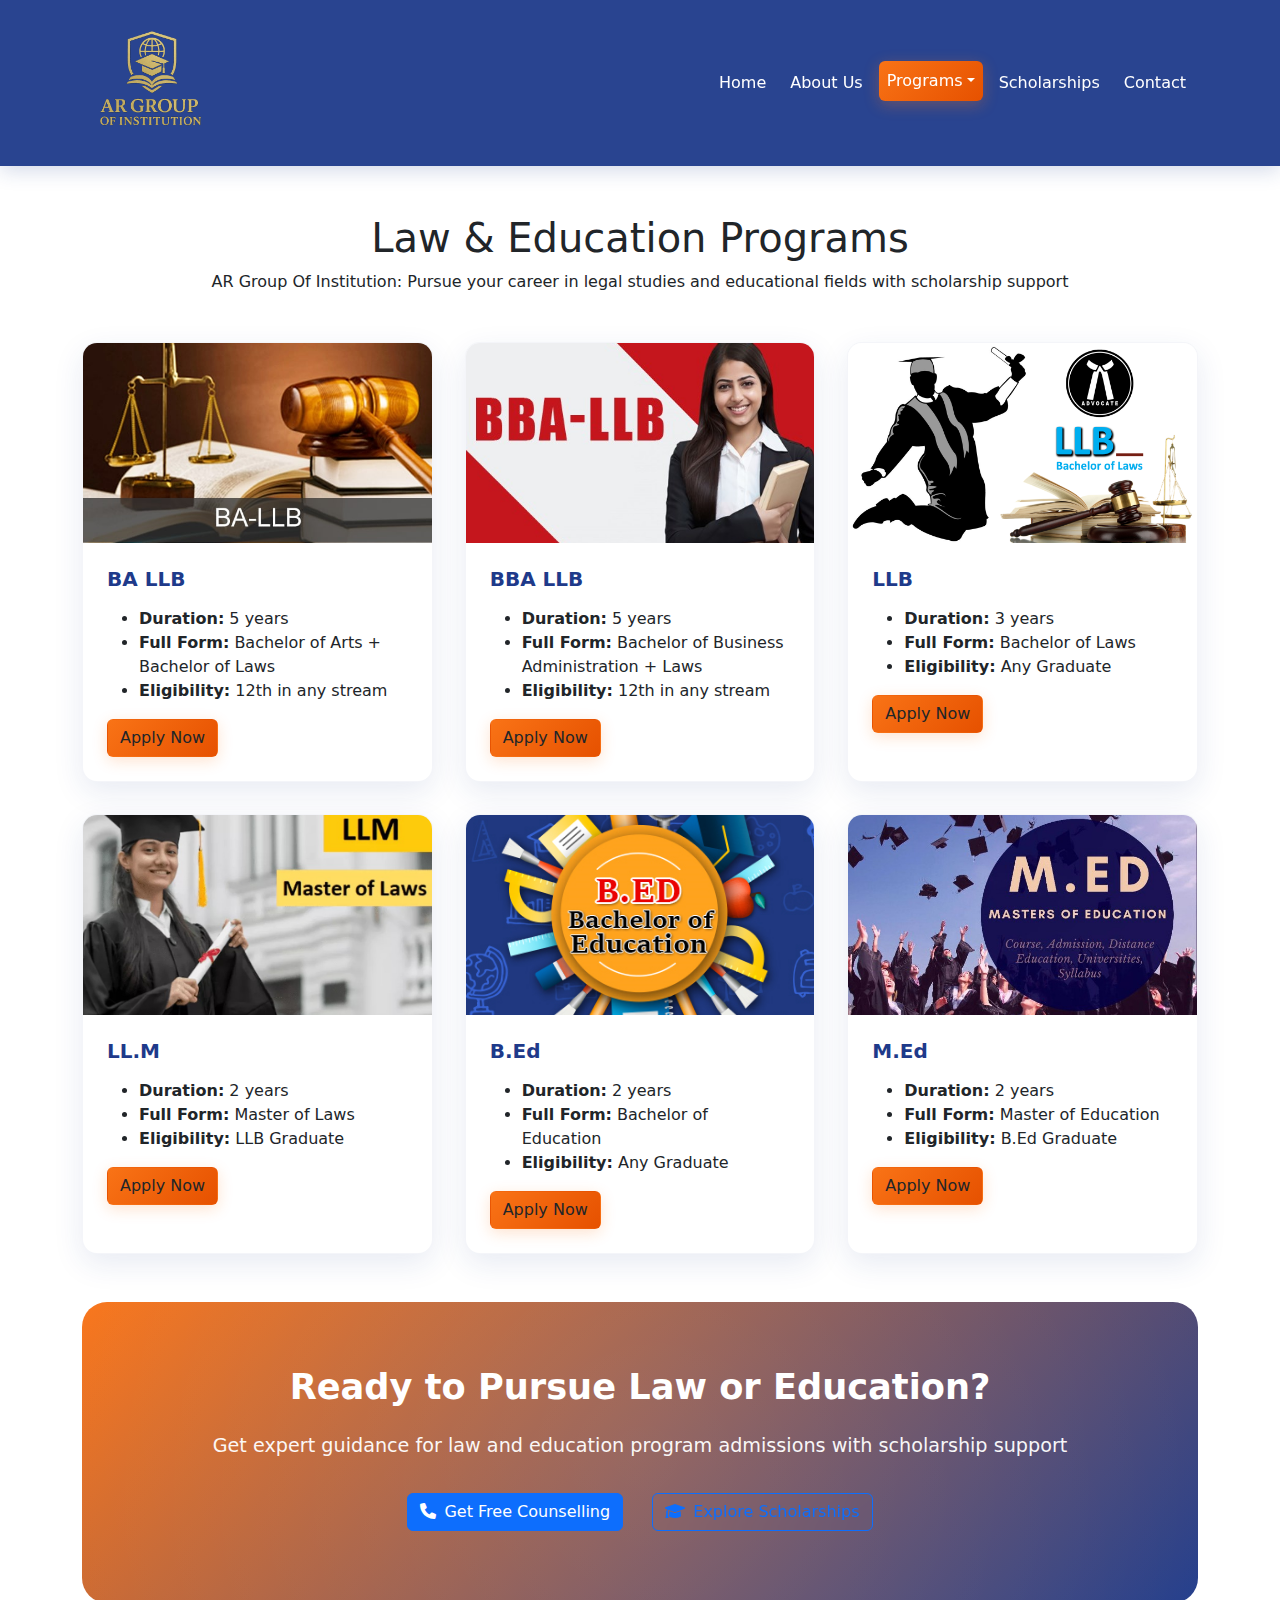
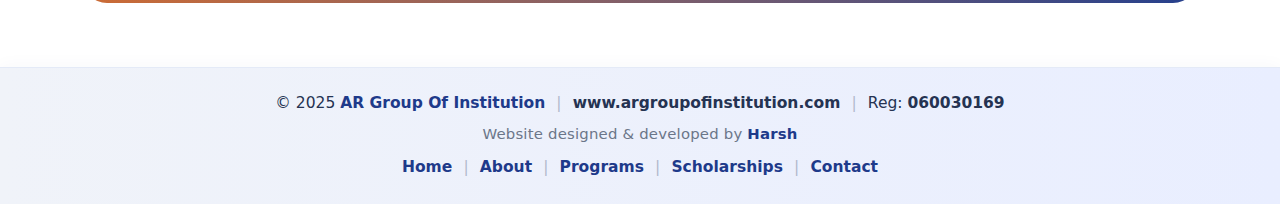
<file: law-education.html>
<!DOCTYPE html>
<html lang="en">
<head>
  <meta charset="UTF-8">
  <meta name="viewport" content="width=device-width, initial-scale=1, shrink-to-fit=no">
  <meta property="og:url" content="https://argroupofinstitution.com/law-education.html">
  <link rel="canonical" href="https://argroupofinstitution.com/law-education.html">

  <title>Law & Education Programs - AR Group Of Institution</title>
  <meta name="description" content="Comprehensive law and education programs with scholarship support and placement assistance from AR Group.">
  <!-- Favicon for all browsers and devices -->
<link rel="icon" type="image/x-icon" href="images/placeholders/favicon.ico">
<link rel="icon" type="image/png" sizes="16x16" href="images/placeholders/favicon-16x16.png">
<link rel="icon" type="image/png" sizes="32x32" href="images/placeholders/favicon-32x32.png">

<!-- Apple Touch Icon for iOS -->
<link rel="apple-touch-icon" sizes="180x180" href="images/placeholders/apple-touch-icon.png">

<!-- Android Chrome Icons -->
<link rel="icon" type="image/png" sizes="192x192" href="images/placeholders/android-chrome-192x192.png">
<link rel="icon" type="image/png" sizes="512x512" href="images/placeholders/android-chrome-512x512.png">

<!-- Web App Manifest -->
<link rel="manifest" href="images/placeholders/site.webmanifest">

<!-- Theme color for mobile browsers -->
<meta name="theme-color" content="#1e3a8a">

  <link rel="stylesheet" href="css/style.css">
  <link href="https://cdn.jsdelivr.net/npm/bootstrap@5.3.0/dist/css/bootstrap.min.css" rel="stylesheet">
  <link href="https://cdnjs.cloudflare.com/ajax/libs/font-awesome/6.0.0/css/all.min.css" rel="stylesheet">
</head>
<body>
  <!-- Navigation -->
  <nav class="navbar navbar-expand-lg sticky-top">
    <div class="container">
      <a class="navbar-brand" href="index.html">
        <img src="images/placeholders/AR_GROUP_LOGO.png" alt="AR Group Logo" class="logo">
      </a>
      <button class="navbar-toggler" type="button" data-bs-toggle="collapse" data-bs-target="#navbarNav" aria-expanded="false" aria-label="Toggle navigation">
        <span class="navbar-toggler-icon"></span>
      </button>
      <div class="collapse navbar-collapse" id="navbarNav">
        <ul class="navbar-nav ms-auto">
          <li class="nav-item"><a href="index.html" class="nav-link">Home</a></li>
          <li class="nav-item"><a href="about.html" class="nav-link">About Us</a></li>
          <li class="nav-item dropdown">
            <a href="#" class="nav-link dropdown-toggle active" id="programsDropdown" data-bs-toggle="dropdown" aria-expanded="false">Programs</a>
            <ul class="dropdown-menu" aria-labelledby="programsDropdown">
              <li><a class="dropdown-item" href="engineering.html">Engineering & Technology</a></li>
              <li><a class="dropdown-item" href="medical.html">Medical, Nursing & Paramedical</a></li>
              <li><a class="dropdown-item" href="management.html">Management & Commerce</a></li>
              <li><a class="dropdown-item" href="media-communication.html">Media & Communication</a></li>
              <li><a class="dropdown-item active" href="law-education.html">Law & Education</a></li>
              <li><a class="dropdown-item" href="arts-science.html">Arts, Science, Agriculture & Hospitality</a></li>
            </ul>
          </li>
          <li class="nav-item"><a href="scholarships.html" class="nav-link">Scholarships</a></li>
          <li class="nav-item"><a href="contact.html" class="nav-link">Contact</a></li>
        </ul>
      </div>
    </div>
  </nav>

  <!-- Main Content -->
  <main>
    <section class="container my-5 programs-section">
      <!-- Professional Header with Same Style -->
      <header class="text-center mb-5">
        <h1 class="programs-title">
          Law & <span class="title-accent">Education</span> Programs
        </h1>
        <p class="programs-subtitle">
          <span class="subtitle-accent">AR Group Of Institution:</span>
          Pursue your career in legal studies and educational fields with scholarship support
        </p>
      </header>
      
      <!-- Programs Grid -->
      <div class="course-grid">
        <!-- BA LLB Program -->
        <article class="course-card">
          <img src="images/placeholders/COURSE_BALLB.jpg" alt="BA LLB program" class="course-poster" loading="lazy">
          <div class="course-content">
            <h2 class="course-title">BA LLB</h2>
            <ul class="course-details">
              <li><strong>Duration:</strong> 5 years</li>
              <li><strong>Full Form:</strong> Bachelor of Arts + Bachelor of Laws</li>
              <li><strong>Eligibility:</strong> 12th in any stream</li>
            </ul>
            <a href="contact.html" class="btn btn-apply">Apply Now</a>
          </div>
        </article>

        <!-- BBA LLB Program -->
        <article class="course-card">
          <img src="images/placeholders/COURSE_BBA_LLB.jpg" alt="BBA LLB program" class="course-poster" loading="lazy">
          <div class="course-content">
            <h2 class="course-title">BBA LLB</h2>
            <ul class="course-details">
              <li><strong>Duration:</strong> 5 years</li>
              <li><strong>Full Form:</strong> Bachelor of Business Administration + Laws</li>
              <li><strong>Eligibility:</strong> 12th in any stream</li>
            </ul>
            <a href="contact.html" class="btn btn-apply">Apply Now</a>
          </div>
        </article>

        <!-- LLB Program -->
        <article class="course-card">
          <img src="images/placeholders/COURSE_LLB.png" alt="LLB program" class="course-poster" loading="lazy">
          <div class="course-content">
            <h2 class="course-title">LLB</h2>
            <ul class="course-details">
              <li><strong>Duration:</strong> 3 years</li>
              <li><strong>Full Form:</strong> Bachelor of Laws</li>
              <li><strong>Eligibility:</strong> Any Graduate</li>
            </ul>
            <a href="contact.html" class="btn btn-apply">Apply Now</a>
          </div>
        </article>

        <!-- LLM Program -->
        <article class="course-card">
          <img src="images/placeholders/COURSE_LLM.jpg" alt="LLM program" class="course-poster" loading="lazy">
          <div class="course-content">
            <h2 class="course-title">LL.M</h2>
            <ul class="course-details">
              <li><strong>Duration:</strong> 2 years</li>
              <li><strong>Full Form:</strong> Master of Laws</li>
              <li><strong>Eligibility:</strong> LLB Graduate</li>
            </ul>
            <a href="contact.html" class="btn btn-apply">Apply Now</a>
          </div>
        </article>

        <!-- B.Ed Program -->
        <article class="course-card">
          <img src="images/placeholders/COURSE_BED.png" alt="B.Ed program" class="course-poster" loading="lazy">
          <div class="course-content">
            <h2 class="course-title">B.Ed</h2>
            <ul class="course-details">
              <li><strong>Duration:</strong> 2 years</li>
              <li><strong>Full Form:</strong> Bachelor of Education</li>
              <li><strong>Eligibility:</strong> Any Graduate</li>
            </ul>
            <a href="contact.html" class="btn btn-apply">Apply Now</a>
          </div>
        </article>

        <!-- M.Ed Program -->
        <article class="course-card">
          <img src="images/placeholders/COURSE_MED.jpg" alt="M.Ed program" class="course-poster" loading="lazy">
          <div class="course-content">
            <h2 class="course-title">M.Ed</h2>
            <ul class="course-details">
              <li><strong>Duration:</strong> 2 years</li>
              <li><strong>Full Form:</strong> Master of Education</li>
              <li><strong>Eligibility:</strong> B.Ed Graduate</li>
            </ul>
            <a href="contact.html" class="btn btn-apply">Apply Now</a>
          </div>
        </article>
      </div>

      <!-- Call to Action -->
      <div class="text-center mt-5 cta-section">
        <h3 class="cta-title">Ready to Pursue Law or Education?</h3>
        <p class="cta-subtitle mb-4">Get expert guidance for law and education program admissions with scholarship support</p>
        <div class="cta-buttons">
          <a href="contact.html" class="btn btn-primary btn-cta me-3">
            <i class="fas fa-phone me-2"></i>Get Free Counselling
          </a>
          <a href="scholarships.html" class="btn btn-outline-primary btn-cta">
            <i class="fas fa-graduation-cap me-2"></i>Explore Scholarships
          </a>
        </div>
      </div>
    </section>
  </main>

  <!-- Footer -->
  <footer class="footer py-4">
  <div class="container text-center">
    <div class="footer-meta mb-2">
      &copy; 2025 <a href="index.html" class="footer-link">AR Group Of Institution</a>
      <span class="footer-sep">|</span>
      <strong>www.argroupofinstitution.com</strong>
      <span class="footer-sep">|</span>
      Reg: <b>060030169</b>
    </div>
    <div class="footer-powered mb-1">
      Website designed & developed by <a href="https://my-portfolio-harsh-80.vercel.app/" target="_blank" rel="noopener noreferrer" class="footer-link">Harsh</a>
    </div>
    <div class="footer-links">
      <a href="index.html" class="footer-link">Home</a>
      <span class="footer-sep">|</span>
      <a href="about.html" class="footer-link">About</a>
      <span class="footer-sep">|</span>
      <a href="programs.html" class="footer-link">Programs</a>
      <span class="footer-sep">|</span>
      <a href="scholarships.html" class="footer-link">Scholarships</a>
      <span class="footer-sep">|</span>
      <a href="contact.html" class="footer-link">Contact</a>
    </div>
  </div>
</footer>

  <script src="https://cdn.jsdelivr.net/npm/bootstrap@5.3.0/dist/js/bootstrap.bundle.min.js"></script>
  <script src="js/main.js"></script>
</body>
</html>
</file>
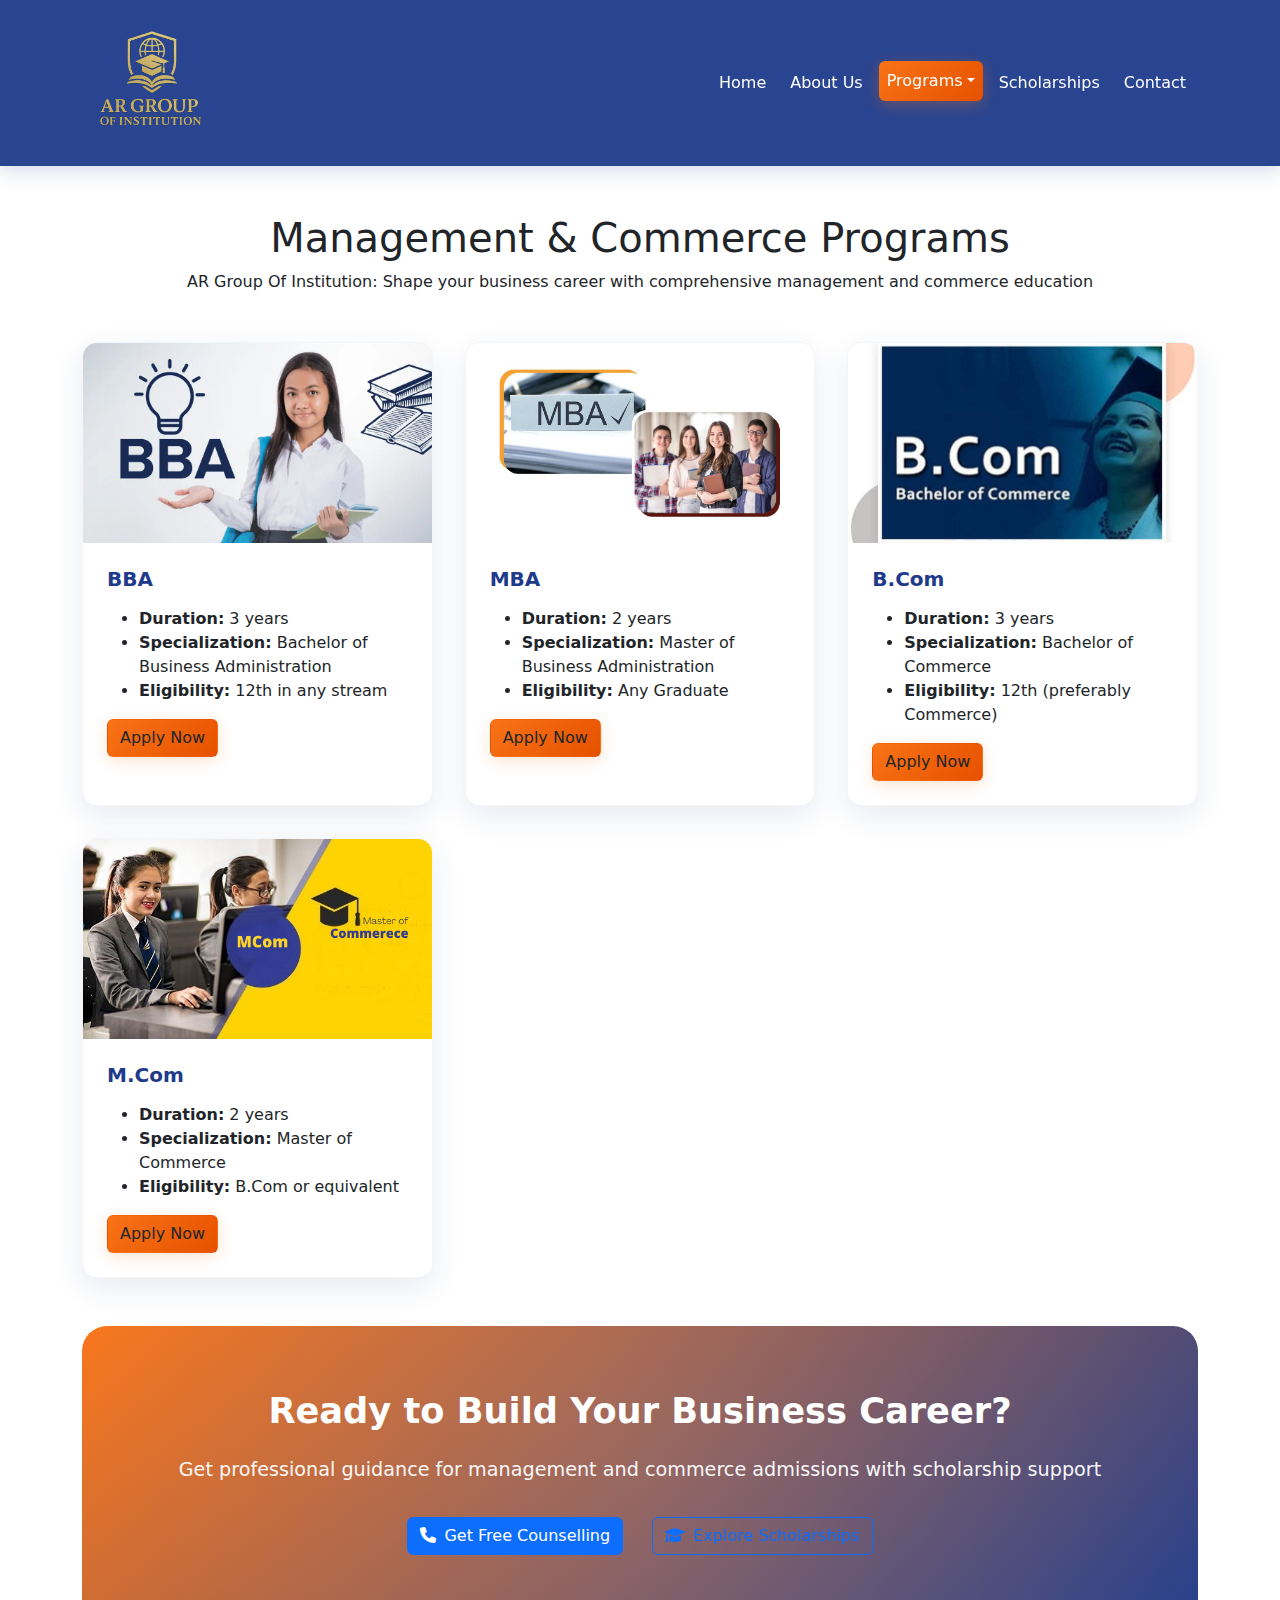
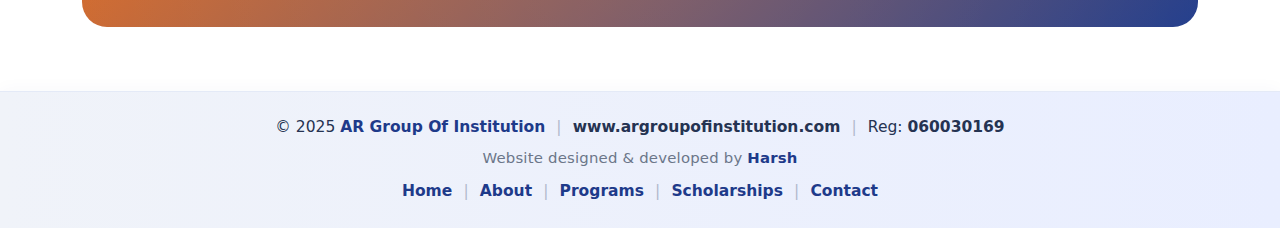
<file: management.html>
<!DOCTYPE html>
<html lang="en">
<head>
  <meta charset="UTF-8">
  <meta name="viewport" content="width=device-width, initial-scale=1, shrink-to-fit=no">
  <meta property="og:url" content="https://argroupofinstitution.com/management.html">
  <link rel="canonical" href="https://argroupofinstitution.com/management.html">

  <title>Management & Commerce Programs - AR Group Of Institution</title>
  <meta name="description" content="Comprehensive management and commerce education programs with scholarship support and placement assistance from AR Group.">
  <!-- Favicon for all browsers and devices -->
<link rel="icon" type="image/x-icon" href="images/placeholders/favicon.ico">
<link rel="icon" type="image/png" sizes="16x16" href="images/placeholders/favicon-16x16.png">
<link rel="icon" type="image/png" sizes="32x32" href="images/placeholders/favicon-32x32.png">

<!-- Apple Touch Icon for iOS -->
<link rel="apple-touch-icon" sizes="180x180" href="images/placeholders/apple-touch-icon.png">

<!-- Android Chrome Icons -->
<link rel="icon" type="image/png" sizes="192x192" href="images/placeholders/android-chrome-192x192.png">
<link rel="icon" type="image/png" sizes="512x512" href="images/placeholders/android-chrome-512x512.png">

<!-- Web App Manifest -->
<link rel="manifest" href="images/placeholders/site.webmanifest">

<!-- Theme color for mobile browsers -->
<meta name="theme-color" content="#1e3a8a">

  <link rel="stylesheet" href="css/style.css">
  <link href="https://cdn.jsdelivr.net/npm/bootstrap@5.3.0/dist/css/bootstrap.min.css" rel="stylesheet">
  <link href="https://cdnjs.cloudflare.com/ajax/libs/font-awesome/6.0.0/css/all.min.css" rel="stylesheet">
</head>
<body>
  <!-- Navigation -->
  <nav class="navbar navbar-expand-lg sticky-top">
    <div class="container">
      <a class="navbar-brand" href="index.html">
        <img src="images/placeholders/AR_GROUP_LOGO.png" alt="AR Group Logo" class="logo">
      </a>
      <button class="navbar-toggler" type="button" data-bs-toggle="collapse" data-bs-target="#navbarNav" aria-expanded="false" aria-label="Toggle navigation">
        <span class="navbar-toggler-icon"></span>
      </button>
      <div class="collapse navbar-collapse" id="navbarNav">
        <ul class="navbar-nav ms-auto">
          <li class="nav-item"><a href="index.html" class="nav-link">Home</a></li>
          <li class="nav-item"><a href="about.html" class="nav-link">About Us</a></li>
          <li class="nav-item dropdown">
            <a href="#" class="nav-link dropdown-toggle active" id="programsDropdown" data-bs-toggle="dropdown" aria-expanded="false">Programs</a>
            <ul class="dropdown-menu" aria-labelledby="programsDropdown">
              <li><a class="dropdown-item" href="engineering.html">Engineering & Technology</a></li>
              <li><a class="dropdown-item" href="medical.html">Medical, Nursing & Paramedical</a></li>
              <li><a class="dropdown-item active" href="management.html">Management & Commerce</a></li>
              <li><a class="dropdown-item" href="media-communication.html">Media & Communication</a></li>
              <li><a class="dropdown-item" href="law-education.html">Law & Education</a></li>
              <li><a class="dropdown-item" href="arts-science.html">Arts, Science, Agriculture & Hospitality</a></li>
            </ul>
          </li>
          <li class="nav-item"><a href="scholarships.html" class="nav-link">Scholarships</a></li>
          <li class="nav-item"><a href="contact.html" class="nav-link">Contact</a></li>
        </ul>
      </div>
    </div>
  </nav>

  <!-- Main Content -->
  <main>
    <section class="container my-5 programs-section">
      <!-- Professional Header with Same Style -->
      <header class="text-center mb-5">
        <h1 class="programs-title">
          Management & <span class="title-accent">Commerce</span> Programs
        </h1>
        <p class="programs-subtitle">
          <span class="subtitle-accent">AR Group Of Institution:</span>
          Shape your business career with comprehensive management and commerce education
        </p>
      </header>
      
      <!-- Programs Grid -->
      <div class="course-grid">
        <!-- BBA Program -->
        <article class="course-card">
          <img src="images/placeholders/COURSE_BBA.jpg" alt="BBA program" class="course-poster" loading="lazy">
          <div class="course-content">
            <h2 class="course-title">BBA</h2>
            <ul class="course-details">
              <li><strong>Duration:</strong> 3 years</li>
              <li><strong>Specialization:</strong> Bachelor of Business Administration</li>
              <li><strong>Eligibility:</strong> 12th in any stream</li>
            </ul>
            <a href="contact.html" class="btn btn-apply">Apply Now</a>
          </div>
        </article>

        <!-- MBA Program -->
        <article class="course-card">
          <img src="images/placeholders/COURSE_MBA.jpg" alt="MBA program" class="course-poster" loading="lazy">
          <div class="course-content">
            <h2 class="course-title">MBA</h2>
            <ul class="course-details">
              <li><strong>Duration:</strong> 2 years</li>
              <li><strong>Specialization:</strong> Master of Business Administration</li>
              <li><strong>Eligibility:</strong> Any Graduate</li>
            </ul>
            <a href="contact.html" class="btn btn-apply">Apply Now</a>
          </div>
        </article>

        <!-- B.Com Program -->
        <article class="course-card">
          <img src="images/placeholders/COURSE_BCOM.jpg" alt="B.Com program" class="course-poster" loading="lazy">
          <div class="course-content">
            <h2 class="course-title">B.Com</h2>
            <ul class="course-details">
              <li><strong>Duration:</strong> 3 years</li>
              <li><strong>Specialization:</strong> Bachelor of Commerce</li>
              <li><strong>Eligibility:</strong> 12th (preferably Commerce)</li>
            </ul>
            <a href="contact.html" class="btn btn-apply">Apply Now</a>
          </div>
        </article>

        <!-- M.Com Program -->
        <article class="course-card">
          <img src="images/placeholders/COURSE_MCOM.png" alt="M.Com program" class="course-poster" loading="lazy">
          <div class="course-content">
            <h2 class="course-title">M.Com</h2>
            <ul class="course-details">
              <li><strong>Duration:</strong> 2 years</li>
              <li><strong>Specialization:</strong> Master of Commerce</li>
              <li><strong>Eligibility:</strong> B.Com or equivalent</li>
            </ul>
            <a href="contact.html" class="btn btn-apply">Apply Now</a>
          </div>
        </article>
      </div>

      <!-- Call to Action -->
      <div class="text-center mt-5 cta-section">
        <h3 class="cta-title">Ready to Build Your Business Career?</h3>
        <p class="cta-subtitle mb-4">Get professional guidance for management and commerce admissions with scholarship support</p>
        <div class="cta-buttons">
          <a href="contact.html" class="btn btn-primary btn-cta me-3">
            <i class="fas fa-phone me-2"></i>Get Free Counselling
          </a>
          <a href="scholarships.html" class="btn btn-outline-primary btn-cta">
            <i class="fas fa-graduation-cap me-2"></i>Explore Scholarships
          </a>
        </div>
      </div>
    </section>
  </main>

  <footer class="footer py-4">
  <div class="container text-center">
    <div class="footer-meta mb-2">
      &copy; 2025 <a href="index.html" class="footer-link">AR Group Of Institution</a>
      <span class="footer-sep">|</span>
      <strong>www.argroupofinstitution.com</strong>
      <span class="footer-sep">|</span>
      Reg: <b>060030169</b>
    </div>
    <div class="footer-powered mb-1">
      Website designed & developed by <a href="https://my-portfolio-harsh-80.vercel.app/" target="_blank" rel="noopener noreferrer" class="footer-link">Harsh</a>
    </div>
    <div class="footer-links">
      <a href="index.html" class="footer-link">Home</a>
      <span class="footer-sep">|</span>
      <a href="about.html" class="footer-link">About</a>
      <span class="footer-sep">|</span>
      <a href="programs.html" class="footer-link">Programs</a>
      <span class="footer-sep">|</span>
      <a href="scholarships.html" class="footer-link">Scholarships</a>
      <span class="footer-sep">|</span>
      <a href="contact.html" class="footer-link">Contact</a>
    </div>
  </div>
</footer>

  <script src="https://cdn.jsdelivr.net/npm/bootstrap@5.3.0/dist/js/bootstrap.bundle.min.js"></script>
  <script src="js/main.js"></script>
</body>
</html>
</file>
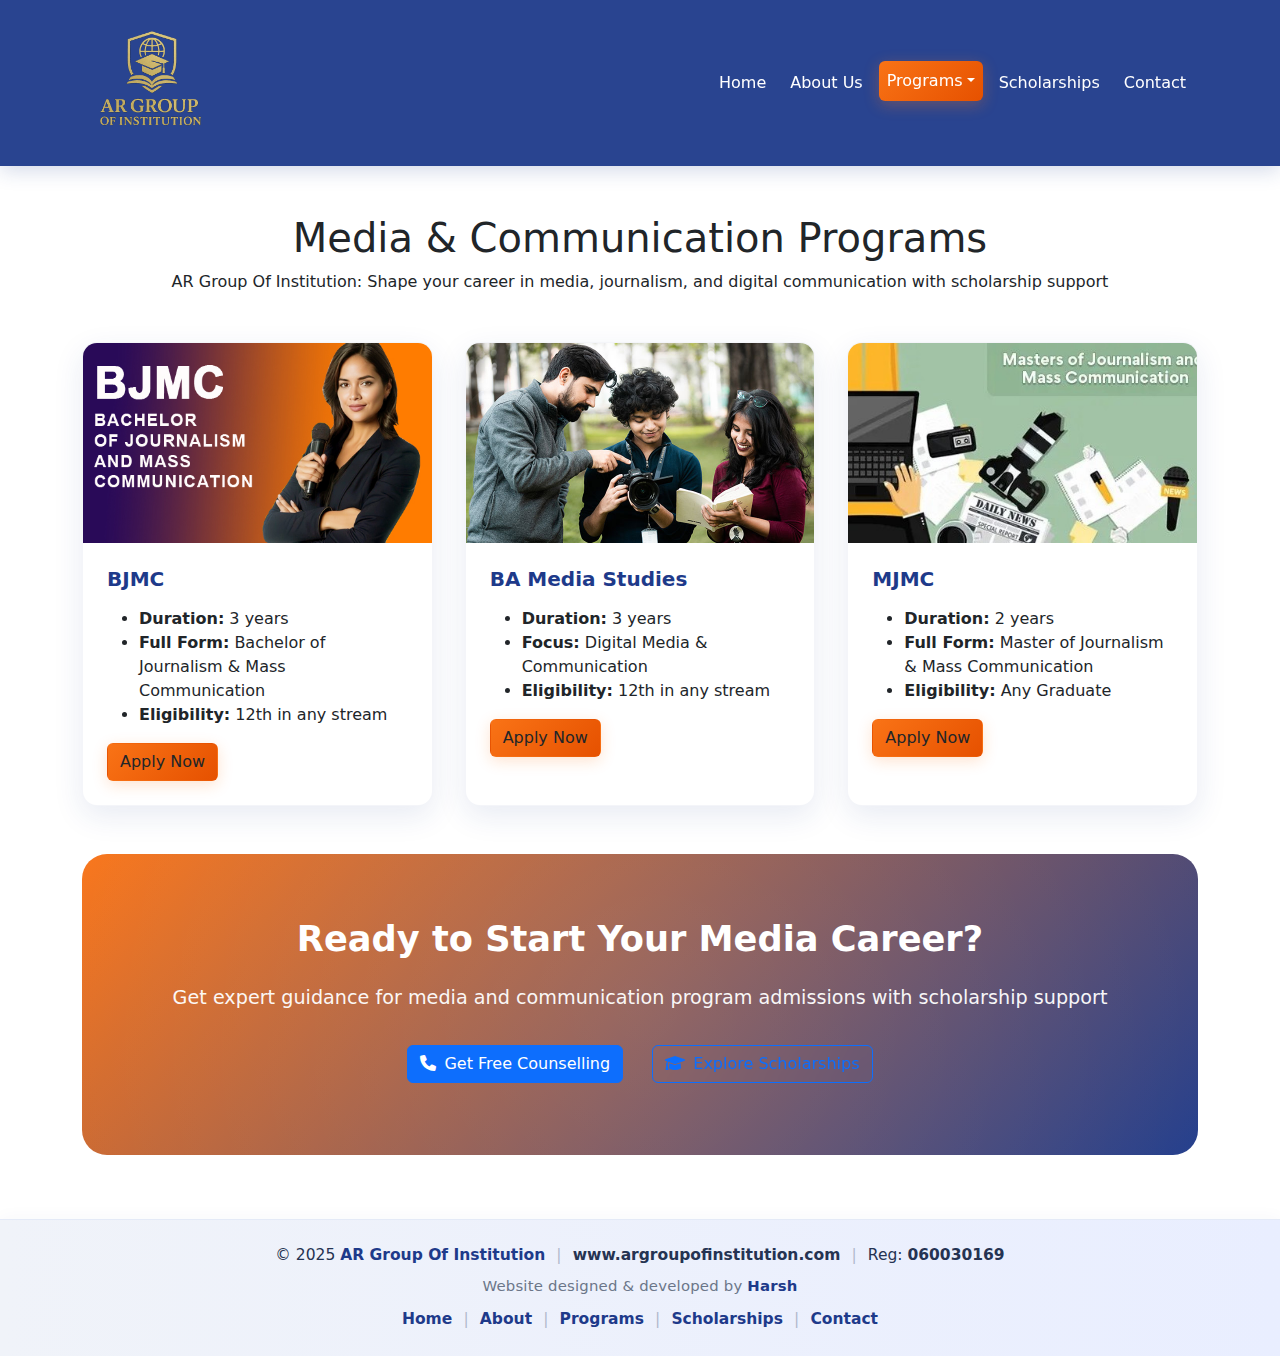
<file: media-communication.html>
<!DOCTYPE html>
<html lang="en">
<head>
  <meta charset="UTF-8">
  <meta name="viewport" content="width=device-width, initial-scale=1, shrink-to-fit=no">
  <meta property="og:url" content="https://argroupofinstitution.com/media-communication.html">
  <link rel="canonical" href="https://argroupofinstitution.com/media-communication.html">

  <title>Media & Communication Programs - AR Group Of Institution</title>
  <meta name="description" content="Comprehensive media and communication education programs with scholarship support and placement assistance from AR Group.">
  <!-- Favicon for all browsers and devices -->
<link rel="icon" type="image/x-icon" href="images/placeholders/favicon.ico">
<link rel="icon" type="image/png" sizes="16x16" href="images/placeholders/favicon-16x16.png">
<link rel="icon" type="image/png" sizes="32x32" href="images/placeholders/favicon-32x32.png">

<!-- Apple Touch Icon for iOS -->
<link rel="apple-touch-icon" sizes="180x180" href="images/placeholders/apple-touch-icon.png">

<!-- Android Chrome Icons -->
<link rel="icon" type="image/png" sizes="192x192" href="images/placeholders/android-chrome-192x192.png">
<link rel="icon" type="image/png" sizes="512x512" href="images/placeholders/android-chrome-512x512.png">

<!-- Web App Manifest -->
<link rel="manifest" href="images/placeholders/site.webmanifest">

<!-- Theme color for mobile browsers -->
<meta name="theme-color" content="#1e3a8a">

  <link rel="stylesheet" href="css/style.css">
  <link href="https://cdn.jsdelivr.net/npm/bootstrap@5.3.0/dist/css/bootstrap.min.css" rel="stylesheet">
  <link href="https://cdnjs.cloudflare.com/ajax/libs/font-awesome/6.0.0/css/all.min.css" rel="stylesheet">
</head>
<body>
  <!-- Navigation -->
  <nav class="navbar navbar-expand-lg sticky-top">
    <div class="container">
      <a class="navbar-brand" href="index.html">
        <img src="images/placeholders/AR_GROUP_LOGO.png" alt="AR Group Logo" class="logo">
      </a>
      <button class="navbar-toggler" type="button" data-bs-toggle="collapse" data-bs-target="#navbarNav" aria-expanded="false" aria-label="Toggle navigation">
        <span class="navbar-toggler-icon"></span>
      </button>
      <div class="collapse navbar-collapse" id="navbarNav">
        <ul class="navbar-nav ms-auto">
          <li class="nav-item"><a href="index.html" class="nav-link">Home</a></li>
          <li class="nav-item"><a href="about.html" class="nav-link">About Us</a></li>
          <li class="nav-item dropdown">
            <a href="#" class="nav-link dropdown-toggle active" id="programsDropdown" data-bs-toggle="dropdown" aria-expanded="false">Programs</a>
            <ul class="dropdown-menu" aria-labelledby="programsDropdown">
              <li><a class="dropdown-item" href="engineering.html">Engineering & Technology</a></li>
              <li><a class="dropdown-item" href="medical.html">Medical, Nursing & Paramedical</a></li>
              <li><a class="dropdown-item" href="management.html">Management & Commerce</a></li>
              <li><a class="dropdown-item active" href="media-communication.html">Media & Communication</a></li>
              <li><a class="dropdown-item" href="law-education.html">Law & Education</a></li>
              <li><a class="dropdown-item" href="arts-science.html">Arts, Science, Agriculture & Hospitality</a></li>
            </ul>
          </li>
          <li class="nav-item"><a href="scholarships.html" class="nav-link">Scholarships</a></li>
          <li class="nav-item"><a href="contact.html" class="nav-link">Contact</a></li>
        </ul>
      </div>
    </div>
  </nav>

  <!-- Main Content -->
  <main>
    <section class="container my-5 programs-section">
      <!-- Professional Header with Same Style -->
      <header class="text-center mb-5">
        <h1 class="programs-title">
          Media & <span class="title-accent">Communication</span> Programs
        </h1>
        <p class="programs-subtitle">
          <span class="subtitle-accent">AR Group Of Institution:</span>
          Shape your career in media, journalism, and digital communication with scholarship support
        </p>
      </header>
      
      <!-- Programs Grid -->
      <div class="course-grid">
        <!-- BJMC Program -->
        <article class="course-card">
          <img src="images/placeholders/COURSE_BJMC.jpg" alt="BJMC program" class="course-poster" loading="lazy">
          <div class="course-content">
            <h2 class="course-title">BJMC</h2>
            <ul class="course-details">
              <li><strong>Duration:</strong> 3 years</li>
              <li><strong>Full Form:</strong> Bachelor of Journalism & Mass Communication</li>
              <li><strong>Eligibility:</strong> 12th in any stream</li>
            </ul>
            <a href="contact.html" class="btn btn-apply">Apply Now</a>
          </div>
        </article>

        <!-- Add more courses here as needed -->
        <!-- Example: Additional Media Courses -->
        <article class="course-card">
          <img src="images/placeholders/COURSE_MEDIA_STUDIES.jpg" alt="Media Studies program" class="course-poster" loading="lazy">
          <div class="course-content">
            <h2 class="course-title">BA Media Studies</h2>
            <ul class="course-details">
              <li><strong>Duration:</strong> 3 years</li>
              <li><strong>Focus:</strong> Digital Media & Communication</li>
              <li><strong>Eligibility:</strong> 12th in any stream</li>
            </ul>
            <a href="contact.html" class="btn btn-apply">Apply Now</a>
          </div>
        </article>

        <article class="course-card">
          <img src="images/placeholders/COURSE_MJMC.jpg" alt="MJMC program" class="course-poster" loading="lazy">
          <div class="course-content">
            <h2 class="course-title">MJMC</h2>
            <ul class="course-details">
              <li><strong>Duration:</strong> 2 years</li>
              <li><strong>Full Form:</strong> Master of Journalism & Mass Communication</li>
              <li><strong>Eligibility:</strong> Any Graduate</li>
            </ul>
            <a href="contact.html" class="btn btn-apply">Apply Now</a>
          </div>
        </article>
      </div>

      <!-- Call to Action -->
      <div class="text-center mt-5 cta-section">
        <h3 class="cta-title">Ready to Start Your Media Career?</h3>
        <p class="cta-subtitle mb-4">Get expert guidance for media and communication program admissions with scholarship support</p>
        <div class="cta-buttons">
          <a href="contact.html" class="btn btn-primary btn-cta me-3">
            <i class="fas fa-phone me-2"></i>Get Free Counselling
          </a>
          <a href="scholarships.html" class="btn btn-outline-primary btn-cta">
            <i class="fas fa-graduation-cap me-2"></i>Explore Scholarships
          </a>
        </div>
      </div>
    </section>
  </main>

  <!-- Footer -->
  <footer class="footer py-4">
  <div class="container text-center">
    <div class="footer-meta mb-2">
      &copy; 2025 <a href="index.html" class="footer-link">AR Group Of Institution</a>
      <span class="footer-sep">|</span>
      <strong>www.argroupofinstitution.com</strong>
      <span class="footer-sep">|</span>
      Reg: <b>060030169</b>
    </div>
    <div class="footer-powered mb-1">
      Website designed & developed by <a href="mailto:harshbca065@gmail.com" class="footer-link">Harsh</a>
    </div>
    <div class="footer-links">
      <a href="index.html" class="footer-link">Home</a>
      <span class="footer-sep">|</span>
      <a href="about.html" class="footer-link">About</a>
      <span class="footer-sep">|</span>
      <a href="programs.html" class="footer-link">Programs</a>
      <span class="footer-sep">|</span>
      <a href="scholarships.html" class="footer-link">Scholarships</a>
      <span class="footer-sep">|</span>
      <a href="contact.html" class="footer-link">Contact</a>
    </div>
  </div>
</footer>
  <script src="https://cdn.jsdelivr.net/npm/bootstrap@5.3.0/dist/js/bootstrap.bundle.min.js"></script>
  <script src="js/main.js"></script>
</body>
</html>
</file>
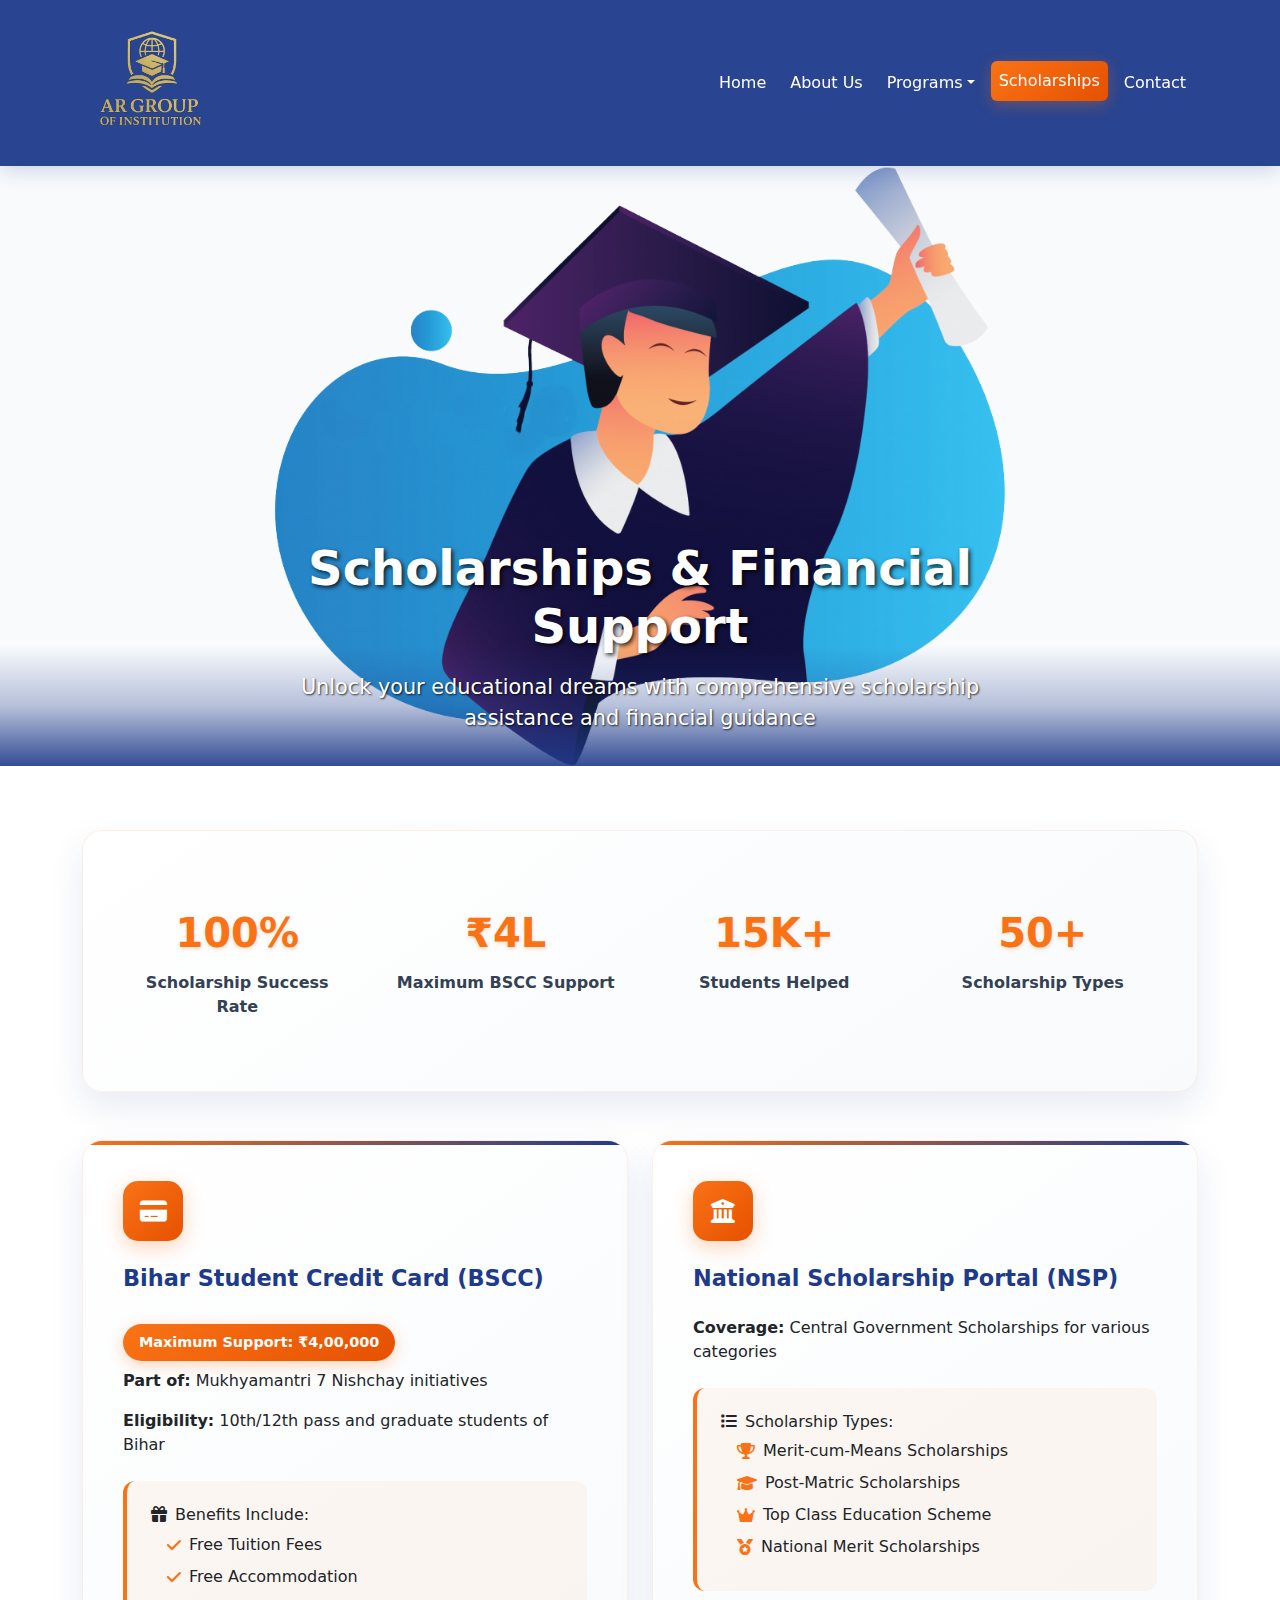
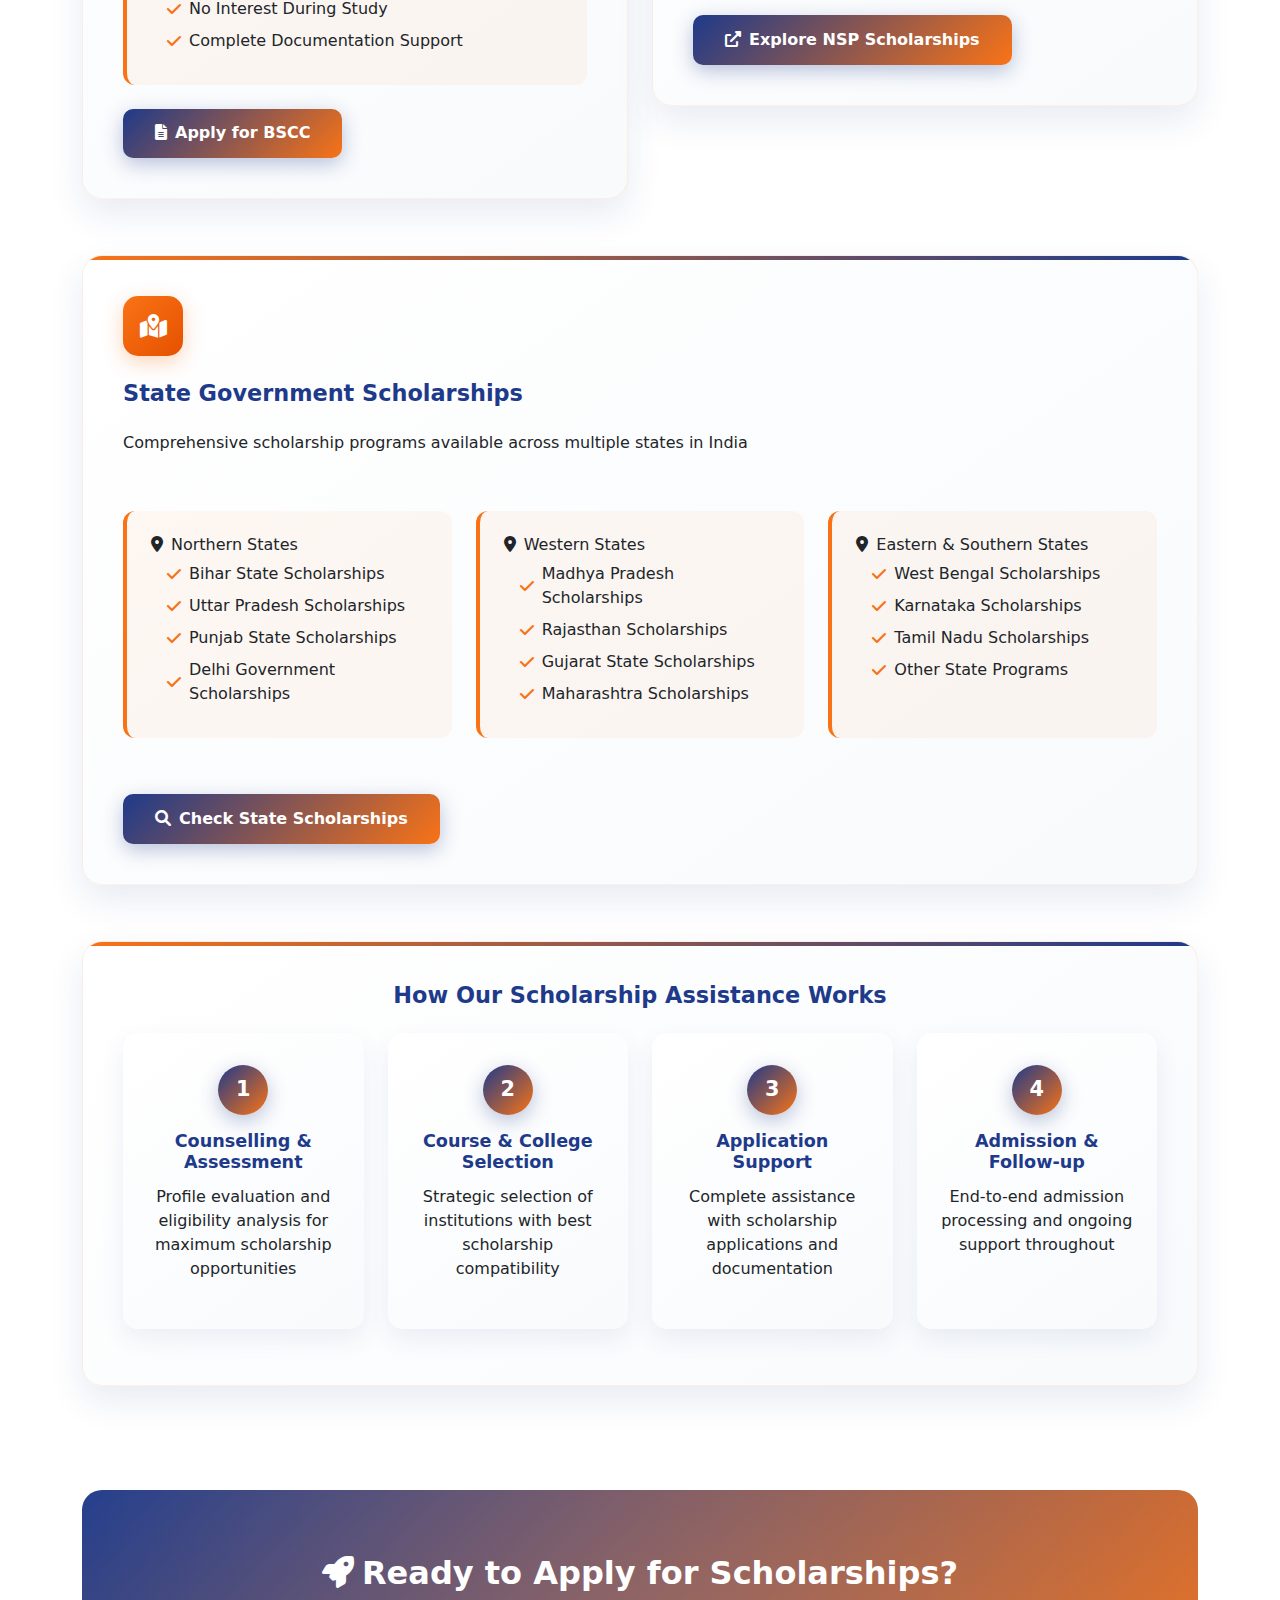
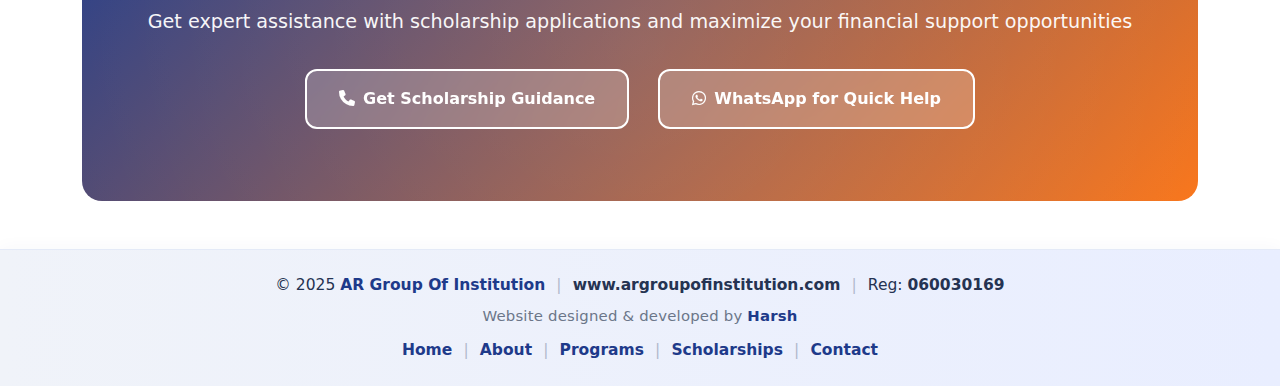
<file: scholarships.html>
<!DOCTYPE html>
<html lang="en">
<head>
  <meta charset="UTF-8">
  <meta name="viewport" content="width=device-width, initial-scale=1, shrink-to-fit=no">
  <meta property="og:url" content="https://argroupofinstitution.com/scholarships.html">
<link rel="canonical" href="https://argroupofinstitution.com/scholarships.html">

  <title>Scholarships & Financial Support - AR Group Of Institution</title>
  
  <!-- Favicon for all browsers and devices -->
  <link rel="icon" type="image/x-icon" href="images/placeholders/favicon.ico">
  <link rel="icon" type="image/png" sizes="16x16" href="images/placeholders/favicon-16x16.png">
  <link rel="icon" type="image/png" sizes="32x32" href="images/placeholders/favicon-32x32.png">
  <link rel="apple-touch-icon" sizes="180x180" href="images/placeholders/apple-touch-icon.png">
  <link rel="icon" type="image/png" sizes="192x192" href="images/placeholders/android-chrome-192x192.png">
  <link rel="icon" type="image/png" sizes="512x512" href="images/placeholders/android-chrome-512x512.png">
  <link rel="manifest" href="images/placeholders/site.webmanifest">
  <meta name="theme-color" content="#1e3a8a">

  <link rel="stylesheet" href="css/style.css">
  <link href="https://cdn.jsdelivr.net/npm/bootstrap@5.3.0/dist/css/bootstrap.min.css" rel="stylesheet">
  <link href="https://cdnjs.cloudflare.com/ajax/libs/font-awesome/6.0.0/css/all.min.css" rel="stylesheet">
  
  <style>

.scholarship-hero-section {
  width: 100vw;
  position: relative;
  left: 50%;
  right: 50%;
  margin-left: -50vw;
  margin-right: -50vw;
  margin-bottom: 4rem;
  height: 70vh;
  min-height: 400px;
  max-height: 600px;
  display: flex;
  align-items: center;
  justify-content: center;
  background: #f8fafc;
}

.scholarship-hero-image {
  max-width: 100%;
  max-height: 100%;
  width: auto;
  height: auto;
  object-fit: contain; /* Ensures full image is visible */
  display: block;
}

/* Overlay positioned much lower on image */
.scholarship-hero-overlay {
  position: absolute;
  left: 0;
  right: 0;
  bottom: 0;
  height: 20%; /* Reduced from full height to 20% - much lower */
  background: linear-gradient(to top, rgba(30, 58, 138, 0.9), rgba(30, 58, 138, 0.3), transparent);
  display: flex;
  align-items: flex-end;
  justify-content: center;
  padding-bottom: 1rem; /* Less padding = closer to bottom */
}

.scholarship-hero-content {
  text-align: center;
  color: white;
  z-index: 2;
  padding: 0 2rem;
  max-width: 800px;
}

.scholarship-hero-content h1 {
  font-size: 3rem;
  font-weight: 800;
  margin-bottom: 1rem;
  text-shadow: 2px 2px 4px rgba(0,0,0,0.8);
}

.scholarship-hero-content p {
  font-size: 1.3rem;
  font-weight: 500;
  text-shadow: 1px 1px 2px rgba(0,0,0,0.8);
}

/* Mobile Responsive - Maintains aspect ratio */
@media (max-width: 768px) {
  .scholarship-hero-overlay {
    height: 25%;
    padding-bottom: 0.75rem;
  }
  
  .scholarship-hero-content h1 {
    font-size: 2.5rem;
  }
  
  .scholarship-hero-content p {
    font-size: 1.1rem;
  }
  
  .scholarship-hero-content {
    padding: 0 1.5rem;
  }
}

@media (max-width: 480px) {
  .scholarship-hero-overlay {
    height: 30%;
    padding-bottom: 0.5rem;
  }
  
  .scholarship-hero-content h1 {
    font-size: 2rem;
  }
  
  .scholarship-hero-content p {
    font-size: 1rem;
  }
  
  .scholarship-hero-content {
    padding: 0 1rem;
  }
}




   .scholarship-card {
      background: linear-gradient(145deg, #ffffff 0%, #f8fafc 100%);
      border-radius: 20px;
      padding: 2.5rem;
      margin-bottom: 2rem;
      box-shadow: 0 15px 35px rgba(30, 58, 138, 0.1);
      border: 1px solid rgba(249, 115, 22, 0.1);
      position: relative;
      overflow: hidden;
      transition: all 0.3s ease;
    }
    
    .scholarship-card::before {
      content: '';
      position: absolute;
      top: 0;
      left: 0;
      right: 0;
      height: 4px;
      background: linear-gradient(90deg, var(--secondary-color), var(--primary-color));
    }
    
    .scholarship-card:hover {
      transform: translateY(-5px);
      box-shadow: 0 25px 50px rgba(30, 58, 138, 0.15);
    }
    
    .scholarship-icon {
      width: 60px;
      height: 60px;
      background: linear-gradient(135deg, var(--secondary-color), #e65100);
      border-radius: 15px;
      display: flex;
      align-items: center;
      justify-content: center;
      color: white;
      font-size: 1.5rem;
      margin-bottom: 1.5rem;
      box-shadow: 0 6px 20px rgba(249, 115, 22, 0.3);
    }
    
    .scholarship-card h4 {
      color: var(--primary-color);
      font-weight: 700;
      margin-bottom: 1.5rem;
      font-size: 1.4rem;
    }
    
    .benefit-list {
      background: rgba(249, 115, 22, 0.05);
      border-radius: 12px;
      padding: 1.5rem;
      margin: 1.5rem 0;
      border-left: 4px solid var(--secondary-color);
    }
    
    .benefit-list ul {
      margin: 0;
      padding-left: 1rem;
      list-style: none;
    }
    
    .benefit-list li {
      margin-bottom: 0.5rem;
      display: flex;
      align-items: center;
    }
    
    .amount-highlight {
      background: linear-gradient(135deg, var(--secondary-color), #e65100);
      color: white;
      padding: 0.5rem 1rem;
      border-radius: 20px;
      font-weight: 700;
      display: inline-block;
      margin: 0.5rem 0;
      box-shadow: 0 4px 15px rgba(249, 115, 22, 0.3);
      font-size: 0.9rem;
    }
    
    .process-step {
      background: linear-gradient(145deg, #ffffff, #f8fafc);
      border-radius: 15px;
      padding: 2rem 1.5rem;
      text-align: center;
      box-shadow: 0 10px 25px rgba(30, 58, 138, 0.08);
      transition: all 0.3s ease;
      height: 100%;
    }
    
    .process-step:hover {
      transform: translateY(-8px);
      box-shadow: 0 20px 40px rgba(30, 58, 138, 0.15);
    }
    
    .step-number {
      width: 50px;
      height: 50px;
      background: linear-gradient(135deg, var(--primary-color), var(--secondary-color));
      border-radius: 50%;
      display: flex;
      align-items: center;
      justify-content: center;
      color: white;
      font-size: 1.3rem;
      font-weight: 700;
      margin: 0 auto 1rem;
      box-shadow: 0 6px 20px rgba(30, 58, 138, 0.3);
    }
    
    .step-title {
      font-weight: 700;
      color: var(--primary-color);
      margin-bottom: 0.75rem;
      font-size: 1.1rem;
    }
    
    .btn-scholarship {
      background: linear-gradient(135deg, var(--primary-color), var(--secondary-color));
      border: none;
      color: white;
      font-weight: 600;
      padding: 0.8rem 2rem;
      border-radius: 10px;
      transition: all 0.3s ease;
      box-shadow: 0 6px 20px rgba(30, 58, 138, 0.3);
      text-decoration: none;
      display: inline-block;
    }
    
    .btn-scholarship:hover {
      background: linear-gradient(135deg, var(--secondary-color), var(--primary-color));
      transform: translateY(-2px);
      box-shadow: 0 8px 25px rgba(249, 115, 22, 0.4);
      color: white;
    }
    
    .stats-section {
      background: linear-gradient(145deg, #ffffff 0%, #f8fafc 100%);
      border-radius: 20px;
      padding: 3rem 2rem;
      margin: 3rem 0;
      box-shadow: 0 15px 35px rgba(30, 58, 138, 0.1);
      border: 1px solid rgba(249, 115, 22, 0.1);
    }
    
    .stat-item {
      text-align: center;
      padding: 1.5rem;
    }
    
    .stat-number {
      font-size: 2.5rem;
      font-weight: 900;
      color: var(--secondary-color);
      margin-bottom: 0.5rem;
      text-shadow: 0 2px 4px rgba(249, 115, 22, 0.2);
    }
    
    .stat-label {
      font-weight: 600;
      color: var(--dark-gray-color);
    }
    
    .state-grid {
      display: grid;
      grid-template-columns: repeat(auto-fit, minmax(280px, 1fr));
      gap: 1.5rem;
      margin: 2rem 0;
    }
    
    .cta-section {
      background: linear-gradient(135deg, var(--primary-color) 0%, var(--secondary-color) 100%);
      color: white;
      padding: 4rem 2rem;
      border-radius: 20px;
      text-align: center;
      margin: 3rem 0;
      position: relative;
      overflow: hidden;
    }

    .cta-section::before {
      content: '';
      position: absolute;
      top: -50%;
      right: -50%;
      width: 200%;
      height: 200%;
      background: radial-gradient(circle, rgba(255, 255, 255, 0.1) 0%, transparent 70%);
      animation: rotate 20s linear infinite;
    }

    @keyframes rotate {
      0% { transform: rotate(0deg); }
      100% { transform: rotate(360deg); }
    }
    
    .cta-section h4 {
      font-size: 2rem;
      font-weight: 700;
      margin-bottom: 1rem;
      position: relative;
      z-index: 1;
    }

    .cta-section p {
      position: relative;
      z-index: 1;
    }
    
    .btn-cta {
      background: rgba(255, 255, 255, 0.2);
      border: 2px solid white;
      color: white;
      font-weight: 600;
      padding: 1rem 2rem;
      border-radius: 12px;
      transition: all 0.3s ease;
      backdrop-filter: blur(10px);
      margin: 0.5rem;
      position: relative;
      z-index: 1;
    }
    
    .btn-cta:hover {
      background: white;
      color: var(--primary-color);
      transform: translateY(-2px);
      box-shadow: 0 8px 25px rgba(255, 255, 255, 0.3);
    }
    
    /* Mobile Responsive */
    @media (max-width: 768px) {
      .scholarship-hero-content {
        padding: 2rem 1.5rem;
      }
      
      .scholarship-hero-content h1 {
        font-size: 2.5rem;
      }
      
      .scholarship-hero-content p {
        font-size: 1.1rem;
      }
      
      .scholarship-card {
        padding: 2rem;
      }
      
      .state-grid {
        grid-template-columns: 1fr;
      }
      
      .cta-section {
        padding: 3rem 1.5rem;
      }
      
      .cta-section h4 {
        font-size: 1.6rem;
      }
    }

    @media (max-width: 480px) {
      .scholarship-hero-content h1 {
        font-size: 2rem;
      }
      
      .scholarship-hero-content p {
        font-size: 1rem;
      }
    }
  </style>
</head>
<body>
  <nav class="navbar navbar-expand-lg sticky-top">
    <div class="container">
      <a class="navbar-brand" href="index.html">
        <img src="images/placeholders/AR_GROUP_LOGO.png" alt="AR Group Logo" class="logo">
      </a>
      <button class="navbar-toggler" type="button" data-bs-toggle="collapse" data-bs-target="#navbarNav">
        <span class="navbar-toggler-icon"></span>
      </button>
      <div class="collapse navbar-collapse" id="navbarNav">
        <ul class="navbar-nav ms-auto">
          <li class="nav-item"><a href="index.html" class="nav-link">Home</a></li>
          <li class="nav-item"><a href="about.html" class="nav-link">About Us</a></li>
          <li class="nav-item dropdown">
            <a href="#" class="nav-link dropdown-toggle" id="programsDropdown" data-bs-toggle="dropdown">Programs</a>
            <ul class="dropdown-menu" aria-labelledby="programsDropdown">
              <li><a class="dropdown-item" href="engineering.html">Engineering & Technology</a></li>
              <li><a class="dropdown-item" href="medical.html">Medical, Nursing & Paramedical</a></li>
              <li><a class="dropdown-item" href="management.html">Management & Commerce</a></li>
              <li><a class="dropdown-item" href="media-communication.html">Media & Communication</a></li>
              <li><a class="dropdown-item" href="law-education.html">Law & Education</a></li>
              <li><a class="dropdown-item" href="arts-science.html">Arts, Science, Agriculture & Hospitality</a></li>
            </ul>
          </li>
          <li class="nav-item"><a href="scholarships.html" class="nav-link active">Scholarships</a></li>
          <li class="nav-item"><a href="contact.html" class="nav-link">Contact</a></li>
        </ul>
      </div>
    </div>
  </nav>

  <!-- Full-Width Hero Image Section -->
  <section class="scholarship-hero-section">
    <img src="images/placeholders/scholarships_page_header.png" alt="Scholarships & Financial Support - AR Group" class="scholarship-hero-image">
    <div class="scholarship-hero-overlay">
      <div class="scholarship-hero-content">
        <h1>Scholarships & Financial Support</h1>
        <p>Unlock your educational dreams with comprehensive scholarship assistance and financial guidance</p>
      </div>
    </div>
  </section>

  <!-- Success Stats -->
  <section class="container">
    <div class="stats-section">
      <div class="row">
        <div class="col-md-3 stat-item">
          <div class="stat-number">100%</div>
          <div class="stat-label">Scholarship Success Rate</div>
        </div>
        <div class="col-md-3 stat-item">
          <div class="stat-number">₹4L</div>
          <div class="stat-label">Maximum BSCC Support</div>
        </div>
        <div class="col-md-3 stat-item">
          <div class="stat-number">15K+</div>
          <div class="stat-label">Students Helped</div>
        </div>
        <div class="col-md-3 stat-item">
          <div class="stat-number">50+</div>
          <div class="stat-label">Scholarship Types</div>
        </div>
      </div>
    </div>
  </section>

  <!-- Main Scholarship Cards -->
  <section class="container my-5">
    <div class="row">
      <div class="col-lg-6 mb-4">
        <div class="scholarship-card">
          <div class="scholarship-icon">
            <i class="fas fa-credit-card"></i>
          </div>
          <h4>Bihar Student Credit Card (BSCC)</h4>
          <div class="amount-highlight">Maximum Support: ₹4,00,000</div>
          <p><strong>Part of:</strong> Mukhyamantri 7 Nishchay initiatives</p>
          <p><strong>Eligibility:</strong> 10th/12th pass and graduate students of Bihar</p>
          
          <div class="benefit-list">
            <h6><i class="fas fa-gift me-2"></i>Benefits Include:</h6>
            <ul>
              <li><i class="fas fa-check me-2" style="color: var(--secondary-color);"></i>Free Tuition Fees</li>
              <li><i class="fas fa-check me-2" style="color: var(--secondary-color);"></i>Free Accommodation</li>
              <li><i class="fas fa-check me-2" style="color: var(--secondary-color);"></i>No Interest During Study</li>
              <li><i class="fas fa-check me-2" style="color: var(--secondary-color);"></i>Complete Documentation Support</li>
            </ul>
          </div>
          <a href="contact.html" class="btn btn-scholarship">
            <i class="fas fa-file-alt me-2"></i>Apply for BSCC
          </a>
        </div>
      </div>
      
      <div class="col-lg-6 mb-4">
        <div class="scholarship-card">
          <div class="scholarship-icon">
            <i class="fas fa-university"></i>
          </div>
          <h4>National Scholarship Portal (NSP)</h4>
          <p><strong>Coverage:</strong> Central Government Scholarships for various categories</p>
          
          <div class="benefit-list">
            <h6><i class="fas fa-list me-2"></i>Scholarship Types:</h6>
            <ul>
              <li><i class="fas fa-trophy me-2" style="color: var(--secondary-color);"></i>Merit-cum-Means Scholarships</li>
              <li><i class="fas fa-graduation-cap me-2" style="color: var(--secondary-color);"></i>Post-Matric Scholarships</li>
              <li><i class="fas fa-crown me-2" style="color: var(--secondary-color);"></i>Top Class Education Scheme</li>
              <li><i class="fas fa-medal me-2" style="color: var(--secondary-color);"></i>National Merit Scholarships</li>
            </ul>
          </div>
          <a href="contact.html" class="btn btn-scholarship">
            <i class="fas fa-external-link-alt me-2"></i>Explore NSP Scholarships
          </a>
        </div>
      </div>
    </div>

    <!-- State Scholarships -->
    <div class="row">
      <div class="col-12 mb-4">
        <div class="scholarship-card">
          <div class="scholarship-icon">
            <i class="fas fa-map-marked-alt"></i>
          </div>
          <h4>State Government Scholarships</h4>
          <p>Comprehensive scholarship programs available across multiple states in India</p>
          
          <div class="state-grid">
            <div class="benefit-list">
              <h6><i class="fas fa-map-marker-alt me-2"></i>Northern States</h6>
              <ul>
                <li><i class="fas fa-check me-2" style="color: var(--secondary-color);"></i>Bihar State Scholarships</li>
                <li><i class="fas fa-check me-2" style="color: var(--secondary-color);"></i>Uttar Pradesh Scholarships</li>
                <li><i class="fas fa-check me-2" style="color: var(--secondary-color);"></i>Punjab State Scholarships</li>
                <li><i class="fas fa-check me-2" style="color: var(--secondary-color);"></i>Delhi Government Scholarships</li>
              </ul>
            </div>
            <div class="benefit-list">
              <h6><i class="fas fa-map-marker-alt me-2"></i>Western States</h6>
              <ul>
                <li><i class="fas fa-check me-2" style="color: var(--secondary-color);"></i>Madhya Pradesh Scholarships</li>
                <li><i class="fas fa-check me-2" style="color: var(--secondary-color);"></i>Rajasthan Scholarships</li>
                <li><i class="fas fa-check me-2" style="color: var(--secondary-color);"></i>Gujarat State Scholarships</li>
                <li><i class="fas fa-check me-2" style="color: var(--secondary-color);"></i>Maharashtra Scholarships</li>
              </ul>
            </div>
            <div class="benefit-list">
              <h6><i class="fas fa-map-marker-alt me-2"></i>Eastern & Southern States</h6>
              <ul>
                <li><i class="fas fa-check me-2" style="color: var(--secondary-color);"></i>West Bengal Scholarships</li>
                <li><i class="fas fa-check me-2" style="color: var(--secondary-color);"></i>Karnataka Scholarships</li>
                <li><i class="fas fa-check me-2" style="color: var(--secondary-color);"></i>Tamil Nadu Scholarships</li>
                <li><i class="fas fa-check me-2" style="color: var(--secondary-color);"></i>Other State Programs</li>
              </ul>
            </div>
          </div>
          <a href="contact.html" class="btn btn-scholarship">
            <i class="fas fa-search me-2"></i>Check State Scholarships
          </a>
        </div>
      </div>
    </div>

    <!-- Process Steps -->
    <div class="row">
      <div class="col-12 mb-4">
        <div class="scholarship-card">
          <h4 class="text-center mb-4">How Our Scholarship Assistance Works</h4>
          <div class="row">
            <div class="col-md-3 mb-3">
              <div class="process-step">
                <div class="step-number">1</div>
                <h6 class="step-title">Counselling & Assessment</h6>
                <p>Profile evaluation and eligibility analysis for maximum scholarship opportunities</p>
              </div>
            </div>
            <div class="col-md-3 mb-3">
              <div class="process-step">
                <div class="step-number">2</div>
                <h6 class="step-title">Course & College Selection</h6>
                <p>Strategic selection of institutions with best scholarship compatibility</p>
              </div>
            </div>
            <div class="col-md-3 mb-3">
              <div class="process-step">
                <div class="step-number">3</div>
                <h6 class="step-title">Application Support</h6>
                <p>Complete assistance with scholarship applications and documentation</p>
              </div>
            </div>
            <div class="col-md-3 mb-3">
              <div class="process-step">
                <div class="step-number">4</div>
                <h6 class="step-title">Admission & Follow-up</h6>
                <p>End-to-end admission processing and ongoing support throughout</p>
              </div>
            </div>
          </div>
        </div>
      </div>
    </div>
  </section>

  <!-- Call to Action -->
  <section class="container">
    <div class="cta-section">
      <h4><i class="fas fa-rocket me-2"></i>Ready to Apply for Scholarships?</h4>
      <p class="mb-4">Get expert assistance with scholarship applications and maximize your financial support opportunities</p>
      <a href="contact.html" class="btn btn-cta me-3">
        <i class="fas fa-phone me-2"></i>Get Scholarship Guidance
      </a>
      <a href="https://wa.me/919304631413" class="btn btn-cta">
        <i class="fab fa-whatsapp me-2"></i>WhatsApp for Quick Help
      </a>
    </div>
  </section>

  <footer class="footer py-4">
  <div class="container text-center">
    <div class="footer-meta mb-2">
      &copy; 2025 <a href="index.html" class="footer-link">AR Group Of Institution</a>
      <span class="footer-sep">|</span>
      <strong>www.argroupofinstitution.com</strong>
      <span class="footer-sep">|</span>
      Reg: <b>060030169</b>
    </div>
    <div class="footer-powered mb-1">
      Website designed & developed by <a href="https://my-portfolio-harsh-80.vercel.app/" target="_blank" rel="noopener noreferrer" class="footer-link">Harsh</a>
    </div>
    <div class="footer-links">
      <a href="index.html" class="footer-link">Home</a>
      <span class="footer-sep">|</span>
      <a href="about.html" class="footer-link">About</a>
      <span class="footer-sep">|</span>
      <a href="programs.html" class="footer-link">Programs</a>
      <span class="footer-sep">|</span>
      <a href="scholarships.html" class="footer-link">Scholarships</a>
      <span class="footer-sep">|</span>
      <a href="contact.html" class="footer-link">Contact</a>
    </div>
  </div>
</footer>

  <script src="https://cdn.jsdelivr.net/npm/bootstrap@5.3.0/dist/js/bootstrap.bundle.min.js"></script>
  <script src="js/main.js"></script>
</body>
</html>
</file>
<file: css/style.css>
:root {
  --primary-color: #1e3a8a;
  --secondary-color: #f97316;
  --white-color: #ffffff;
  --light-gray-color: #f8fafc;
  --dark-gray-color: #334155;
  --shadow-color: rgba(30, 58, 138, 0.3);
}

* {
  margin: 0;
  padding: 0;
  box-sizing: border-box;
}

body {
  font-family: 'Segoe UI', Tahoma, Geneva, Verdana, sans-serif;
  color: var(--dark-gray-color);
  background-color: var(--white-color);
  overflow-x: hidden;
  line-height: 1.6;
}

.navbar {
  background: rgba(30, 58, 138, 0.95) !important;
  backdrop-filter: blur(10px);
  box-shadow: 0 4px 20px rgba(30, 58, 138, 0.2);
  padding: 1rem 0;
  transition: all 0.3s ease;
}

.navbar.scrolled {
  background: rgba(30, 58, 138, 1) !important;
  box-shadow: 0 4px 25px rgba(30, 58, 138, 0.4);
}


.navbar .logo {
    max-height: 140px;              
    width: auto;
    filter: none;                
    /*background: rgba(17, 44, 182, 0.9); 
    padding: 14px 20px;           
    border-radius: 12px; 
    box-shadow: 0 6px 14px rgba(0,0,0,0.12); */
    transition: all 0.3s ease;
}

.navbar .logo:hover {
    filter: brightness(1.15) drop-shadow(0 1px 1px rgba(0, 0, 0, 0.12));
    transform: scale(1.02);         
}

@media (max-width: 768px) {
    .navbar .logo {
        max-height: 90px;           
        padding: 10px 16px;
    }
}


.navbar .navbar-brand {
  color: var(--white-color) !important;
  font-weight: 700;
  font-size: 1.5rem;
}

.navbar .nav-link {
  color: var(--white-color) !important;
  font-weight: 500;
  transition: all 0.3s ease;
  border-radius: 6px;
  margin: 0 0.25rem;
  padding: 0.5rem 1rem;
}

.navbar .nav-link:hover,
.navbar .nav-link.active {
  background: linear-gradient(135deg, var(--secondary-color), #e65100);
  color: var(--white-color) !important;
  transform: translateY(-2px);
  box-shadow: 0 4px 15px rgba(249, 115, 22, 0.3);
}
/* CLEAN HERO SECTION - NO BUTTONS */
.hero-section {
  position: relative;
  width: 100%;
  min-height: 75vh;
  display: flex;
  align-items: center;
  justify-content: center;
  overflow: hidden;
  padding: 0;
}

.hero-slideshow {
  position: absolute;
  top: 0;
  left: 0;
  width: 100%;
  height: 100%;
  z-index: 1;
}

.hero-slideshow img {
  position: absolute;
  top: 0;
  left: 0;
  width: 100%;
  height: 100%;
  object-fit: cover;
  object-position: center center;
  opacity: 0;
  transition: opacity 2s ease-in-out;
  z-index: 1;
}

.hero-slideshow img.active {
  opacity: 1;
  z-index: 1;
}

.hero-content {
  position: relative;
  z-index: 10;
  max-width: 900px;
  margin: 0 auto;
  text-align: center;
  padding: 2rem;
  background: transparent;
}

/* MOBILE - NO CROPPING */
@media (max-width: 768px) {
  .hero-section {
    min-height: 60vh;
    background-color: #f8fafc;
  }
  
  .hero-slideshow img {
    object-fit: contain !important;
    object-position: center center !important;
    background-color: #f8fafc;
  }
}

/* PROFESSIONAL FLOATING BUTTONS */
.floating-buttons {
  position: fixed;
  left: 20px;
  top: 50%;
  transform: translateY(-50%);
  display: flex;
  flex-direction: column;
  gap: 15px;
  z-index: 1000;
  transition: all 0.3s ease;
}

.floating-btn {
  position: relative;
  width: 60px;
  height: 60px;
  border-radius: 50%;
  box-shadow: 0 4px 20px rgba(0, 0, 0, 0.15);
  transition: all 0.4s cubic-bezier(0.25, 0.46, 0.45, 0.94);
  cursor: pointer;
  overflow: hidden;
  backdrop-filter: blur(10px);
}

.floating-btn a {
  display: flex;
  align-items: center;
  justify-content: center;
  width: 100%;
  height: 100%;
  text-decoration: none;
  color: #ffffff;
  font-weight: 600;
  transition: all 0.3s ease;
}

.floating-btn i {
  font-size: 1.4rem;
  transition: all 0.3s ease;
}

.floating-btn .btn-text {
  position: absolute;
  left: 70px;
  background: rgba(0, 0, 0, 0.8);
  color: #ffffff;
  padding: 8px 12px;
  border-radius: 6px;
  font-size: 0.8rem;
  white-space: nowrap;
  opacity: 0;
  transform: translateX(-10px);
  transition: all 0.3s ease;
  pointer-events: none;
  font-weight: 500;
  letter-spacing: 0.3px;
}

.floating-btn:hover .btn-text {
  opacity: 1;
  transform: translateX(0);
}

/* PRIMARY BUTTON (Phone/Counseling) */
.floating-btn-primary {
  background: linear-gradient(135deg, var(--primary-color), #3b82f6);
  border: 2px solid rgba(255, 255, 255, 0.2);
}

.floating-btn-primary:hover {
  background: linear-gradient(135deg, #3b82f6, var(--primary-color));
  transform: translateX(5px) scale(1.1);
  box-shadow: 0 8px 30px rgba(30, 58, 138, 0.4);
}

/* SECONDARY BUTTON (Scholarships) */
.floating-btn-secondary {
  background: linear-gradient(135deg, var(--secondary-color), #f59e0b);
  border: 2px solid rgba(255, 255, 255, 0.2);
}

.floating-btn-secondary:hover {
  background: linear-gradient(135deg, #f59e0b, var(--secondary-color));
  transform: translateX(5px) scale(1.1);
  box-shadow: 0 8px 30px rgba(249, 115, 22, 0.4);
}

/* WHATSAPP BUTTON */
.floating-btn-whatsapp {
  background: linear-gradient(135deg, #25d366, #128c7e);
  border: 2px solid rgba(255, 255, 255, 0.2);
}

.floating-btn-whatsapp:hover {
  background: linear-gradient(135deg, #128c7e, #25d366);
  transform: translateX(5px) scale(1.1);
  box-shadow: 0 8px 30px rgba(37, 211, 102, 0.4);
}

.floating-btn-brochure {
  background: #dc2626;
  color: #fff;
}

.floating-btn-brochure:hover {
  background: #b91c1c;
}

.floating-btn-brochure .btn-text {
  font-weight: 700;
  font-size: 0.8rem;
  color: #fff !important;
  text-transform: uppercase;
  letter-spacing: 0.5px;
}

.floating-btn-brochure i {
  color: #fff !important;
}



/* PULSE ANIMATION FOR ATTENTION */
.floating-btn::before {
  content: '';
  position: absolute;
  top: 0;
  left: 0;
  width: 100%;
  height: 100%;
  border-radius: 50%;
  background: inherit;
  opacity: 0.7;
  transform: scale(1);
  animation: pulse 2s infinite;
  z-index: -1;
}

@keyframes pulse {
  0% { transform: scale(1); opacity: 0.7; }
  50% { transform: scale(1.1); opacity: 0.3; }
  100% { transform: scale(1); opacity: 0.7; }
}

/* TABLET RESPONSIVE */
@media (max-width: 992px) and (min-width: 769px) {
  .floating-buttons {
    left: 15px;
  }
  
  .floating-btn {
    width: 55px;
    height: 55px;
  }
  
  .floating-btn i {
    font-size: 1.3rem;
  }
}

/* MOBILE RESPONSIVE - SMALLER BUTTONS */
@media (max-width: 768px) {
  .floating-buttons {
    left: 10px;
    gap: 12px;
  }
  
  .floating-btn {
    width: 45px;
    height: 45px;
  }
  
  .floating-btn i {
    font-size: 1.1rem;
  }
  
  .floating-btn .btn-text {
    left: 55px;
    padding: 6px 10px;
    font-size: 0.75rem;
  }
}

/* SMALL MOBILE - EVEN SMALLER */
@media (max-width: 480px) {
  .floating-buttons {
    left: 8px;
    gap: 10px;
  }
  
  .floating-btn {
    width: 40px;
    height: 40px;
  }
  
  .floating-btn i {
    font-size: 1rem;
  }
  
  .floating-btn .btn-text {
    left: 50px;
    padding: 5px 8px;
    font-size: 0.7rem;
  }
}

/* EXTRA SMALL MOBILE */
@media (max-width: 375px) {
  .floating-buttons {
    left: 5px;
    gap: 8px;
  }
  
  .floating-btn {
    width: 35px;
    height: 35px;
  }
  
  .floating-btn i {
    font-size: 0.9rem;
  }
  
  .floating-btn .btn-text {
    display: none; /* Hide text labels on very small screens */
  }
}

/* LANDSCAPE MOBILE */
@media (max-width: 768px) and (orientation: landscape) {
  .floating-buttons {
    top: 40%;
    gap: 8px;
  }
  
  .floating-btn {
    width: 38px;
    height: 38px;
  }
}

/* HOVER EFFECTS FOR DESKTOP ONLY */
@media (hover: hover) and (pointer: fine) {
  .floating-btn:hover {
    transform: translateX(5px) scale(1.1);
  }
}

/* TOUCH DEVICES - NO HOVER EFFECTS */
@media (hover: none) and (pointer: coarse) {
  .floating-btn:hover {
    transform: none;
  }
  
  .floating-btn:active {
    transform: scale(0.95);
  }
}

/* ACCESSIBILITY */
.floating-btn:focus {
  outline: 3px solid rgba(249, 115, 22, 0.5);
  outline-offset: 2px;
}

/* REDUCED MOTION */
@media (prefers-reduced-motion: reduce) {
  .floating-btn,
  .floating-btn::before,
  .floating-btn .btn-text {
    transition: none !important;
    animation: none !important;
  }
}

/* HIDE ON VERY SMALL SCREENS IF NEEDED */
@media (max-width: 320px) {
  .floating-buttons {
    display: none;
  }
}

/* SCROLL BEHAVIOR - FADE ON SCROLL */
.floating-buttons.scrolled {
  opacity: 0.7;
}

.floating-buttons:hover {
  opacity: 1;
}


/* SERVICES INTRODUCTION */
.services-intro {
  background: linear-gradient(135deg, var(--light-gray-color) 0%, #e2e8f0 100%);
  padding: 4rem 0;
  margin: 4rem 0;
}

.services-intro h2 {
  text-align: center;
  color: var(--primary-color);
  font-weight: 700;
  margin-bottom: 3rem;
  font-size: 2.5rem;
}

.feature-card {
  background: linear-gradient(145deg, #ffffff 0%, #f8fafc 100%);
  border-radius: 20px;
  padding: 2.5rem 2rem;
  margin-bottom: 2rem;
  box-shadow: 0 15px 35px rgba(30, 58, 138, 0.1);
  border: 1px solid rgba(249, 115, 22, 0.1);
  transition: all 0.4s ease;
  position: relative;
  overflow: hidden;
}

.feature-card::before {
  content: '';
  position: absolute;
  top: 0;
  left: 0;
  right: 0;
  height: 4px;
  background: linear-gradient(90deg, var(--secondary-color), var(--primary-color));
}

.feature-card:hover {
  transform: translateY(-10px);
  box-shadow: 0 25px 50px rgba(30, 58, 138, 0.2);
}

.feature-icon {
  width: 70px;
  height: 70px;
  background: linear-gradient(135deg, var(--secondary-color), #e65100);
  border-radius: 50%;
  display: flex;
  align-items: center;
  justify-content: center;
  color: white;
  font-size: 2rem;
  margin-bottom: 1.5rem;
  box-shadow: 0 6px 20px rgba(249, 115, 22, 0.3);
}

.feature-card h5 {
  color: var(--primary-color);
  font-weight: 700;
  margin-bottom: 1rem;
  font-size: 1.3rem;
}

.feature-card p {
  color: var(--dark-gray-color);
  line-height: 1.6;
  margin-bottom: 0;
}

/* PROGRAMS PREVIEW */
.programs-preview {
  background: linear-gradient(135deg, var(--primary-color) 0%, var(--secondary-color) 100%);
  color: white;
  padding: 4rem 0;
  margin: 4rem 0;
  border-radius: 25px;
}

.programs-preview h2 {
  text-align: center;
  margin-bottom: 3rem;
  font-weight: 700;
  font-size: 2.5rem;
}

.program-card {
  background: rgba(255, 255, 255, 0.1);
  border-radius: 15px;
  padding: 2rem 1.5rem;
  text-align: center;
  backdrop-filter: blur(10px);
  border: 1px solid rgba(255, 255, 255, 0.2);
  transition: all 0.3s ease;
  margin-bottom: 1.5rem;
}

.program-card:hover {
  background: rgba(255, 255, 255, 0.15);
  transform: translateY(-5px);
}

.program-icon {
  width: 60px;
  height: 60px;
  background: rgba(255, 255, 255, 0.2);
  border-radius: 50%;
  display: flex;
  align-items: center;
  justify-content: center;
  color: white;
  font-size: 1.5rem;
  margin: 0 auto 1rem;
}

/* TESTIMONIALS SLIDER SECTION */
.testimonials-section {
  background: linear-gradient(135deg, #f8fafc 0%, #e2e8f0 100%);
  border-top: 1px solid rgba(30, 58, 138, 0.1);
  border-bottom: 1px solid rgba(30, 58, 138, 0.1);
  position: relative;
  overflow: hidden;
}

.testimonials-section::before {
  content: '';
  position: absolute;
  top: 0;
  left: 50%;
  transform: translateX(-50%);
  width: 60px;
  height: 4px;
  background: linear-gradient(90deg, var(--secondary-color), var(--primary-color));
  border-radius: 2px;
}

.testimonials-slider {
  position: relative;
  max-width: 800px;
  margin: 0 auto;
  overflow: hidden;
}

.testimonials-track {
  position: relative;
}

.testimonial-slide {
  display: none;
  opacity: 0;
  transform: translateX(100px);
  transition: all 0.8s ease-in-out;
}

.testimonial-slide.active {
  display: block;
  opacity: 1;
  transform: translateX(0);
}

.testimonial-card {
  background: linear-gradient(145deg, #ffffff 0%, #f8fafc 100%);
  border-radius: 20px;
  padding: 3rem 2.5rem;
  box-shadow: 
    0 20px 40px rgba(30, 58, 138, 0.1),
    0 8px 20px rgba(0, 0, 0, 0.05);
  border: 1px solid rgba(249, 115, 22, 0.1);
  position: relative;
  text-align: center;
  margin: 0 auto;
  max-width: 600px;
}

.quote-icon {
  position: absolute;
  top: -15px;
  left: 50%;
  transform: translateX(-50%);
  width: 40px;
  height: 40px;
  background: linear-gradient(135deg, var(--secondary-color), #e65100);
  border-radius: 50%;
  display: flex;
  align-items: center;
  justify-content: center;
  color: white;
  font-size: 1.2rem;
  box-shadow: 0 4px 15px rgba(249, 115, 22, 0.3);
}

.testimonial-text {
  font-size: 1.1rem;
  line-height: 1.6;
  color: var(--dark-gray-color);
  margin-bottom: 2rem;
  font-style: italic;
  position: relative;
}

.testimonial-author {
  display: flex;
  align-items: center;
  justify-content: center;
  gap: 1rem;
}

.author-avatar {
  width: 60px;
  height: 60px;
  background: linear-gradient(135deg, var(--primary-color), var(--secondary-color));
  border-radius: 50%;
  display: flex;
  align-items: center;
  justify-content: center;
  color: white;
  font-weight: 700;
  font-size: 1.2rem;
  box-shadow: 0 4px 15px rgba(30, 58, 138, 0.3);
}

.author-info h6 {
  margin: 0 0 0.25rem 0;
  color: var(--primary-color);
  font-weight: 700;
  font-size: 1.1rem;
}

.author-info small {
  color: var(--dark-gray-color);
  font-size: 0.9rem;
  display: block;
  margin-bottom: 0.5rem;
}

.rating {
  display: flex;
  gap: 0.2rem;
}

.rating i {
  color: #fbbf24;
  font-size: 0.9rem;
}

/* Navigation Dots */
.testimonials-dots {
  text-align: center;
  margin-top: 2rem;
}

.dot {
  height: 12px;
  width: 12px;
  margin: 0 5px;
  background-color: rgba(30, 58, 138, 0.3);
  border-radius: 50%;
  display: inline-block;
  cursor: pointer;
  transition: all 0.3s ease;
}

.dot.active,
.dot:hover {
  background: linear-gradient(135deg, var(--primary-color), var(--secondary-color));
  transform: scale(1.2);
}

/* Mobile Responsive */
@media (max-width: 768px) {
  .testimonial-card {
    padding: 2rem 1.5rem;
  }
  
  .testimonial-text {
    font-size: 1rem;
  }
  
  .author-avatar {
    width: 50px;
    height: 50px;
    font-size: 1rem;
  }
  
  .author-info h6 {
    font-size: 1rem;
  }
}

/* CALL TO ACTION */
.cta-section {
  background: linear-gradient(135deg, var(--secondary-color) 0%, var(--primary-color) 100%);
  color: white;
  padding: 4rem 2rem;
  border-radius: 25px;
  text-align: center;
  margin: 4rem 0;
  position: relative;
  overflow: hidden;
}

.cta-section::before {
  content: '';
  position: absolute;
  top: -50%;
  right: -50%;
  width: 200%;
  height: 200%;
  background: radial-gradient(circle, rgba(255, 255, 255, 0.1) 0%, transparent 70%);
  animation: ctaFloat 20s linear infinite;
}

@keyframes ctaFloat {
  0% { transform: rotate(0deg); }
  100% { transform: rotate(360deg); }
}

.cta-section h3 {
  font-size: 2.2rem;
  font-weight: 700;
  margin-bottom: 1.5rem;
  position: relative;
  z-index: 1;
}

.cta-section p {
  font-size: 1.2rem;
  margin-bottom: 2rem;
  opacity: 0.95;
  position: relative;
  z-index: 1;
}

.btn-cta {
  background: rgba(255, 255, 255, 0.2);
  border: 2px solid white;
  color: white;
  font-weight: 600;
  padding: 1rem 2.5rem;
  border-radius: 15px;
  transition: all 0.3s ease;
  backdrop-filter: blur(10px);
  margin: 0.5rem;
  position: relative;
  z-index: 1;
}

.btn-cta:hover {
  background: white;
  color: var(--primary-color);
  transform: translateY(-3px);
  box-shadow: 0 8px 25px rgba(255, 255, 255, 0.3);
}

/* EXISTING STYLES CONTINUE */
.highlight-grid {
  display: grid;
  grid-template-columns: repeat(auto-fit, minmax(280px, 1fr));
  gap: 2rem;
  margin: 3rem 0;
}

.highlight-card {
  background: var(--white-color);
  border-radius: 15px;
  padding: 2rem 1.5rem;
  text-align: center;
  box-shadow: 0 10px 30px rgba(30, 58, 138, 0.1);
  transition: all 0.4s cubic-bezier(0.165, 0.84, 0.44, 1);
  border: 1px solid rgba(30, 58, 138, 0.05);
  position: relative;
  overflow: hidden;
}

.highlight-card::before {
  content: '';
  position: absolute;
  top: 0;
  left: -100%;
  width: 100%;
  height: 100%;
  background: linear-gradient(90deg, transparent, rgba(249, 115, 22, 0.1), transparent);
  transition: left 0.5s;
}

.highlight-card:hover::before {
  left: 100%;
}

.highlight-card:hover {
  transform: translateY(-15px);
  box-shadow: 0 20px 40px rgba(30, 58, 138, 0.2);
  border-color: rgba(249, 115, 22, 0.2);
}

.highlight-card img {
  max-height: 80px;
  margin-bottom: 1.5rem;
  filter: drop-shadow(0 4px 8px rgba(30, 58, 138, 0.2));
  transition: transform 0.3s ease;
}

.highlight-card:hover img {
  transform: scale(1.1);
}

.highlight-card h5 {
  font-weight: 700;
  color: var(--primary-color);
  font-size: 1.1rem;
  margin-bottom: 1rem;
}

.highlight-card p {
  color: var(--dark-gray-color);
  line-height: 1.6;
  font-size: 0.95rem;
}

.trust-badges {
  background: linear-gradient(135deg, var(--light-gray-color), #e2e8f0);
  padding: 3rem 0;
}

.trust-badges img {
  max-height: 65px;
  margin: 0 1.5rem;
  filter: grayscale(70%) brightness(0.9);
  opacity: 0.8;
  transition: all 0.4s ease;
}

.trust-badges img:hover {
  filter: none;
  opacity: 1;
  transform: scale(1.15) translateY(-5px);
}

.about-section h2 {
  color: var(--primary-color);
  font-weight: 700;
  margin-bottom: 1.5rem;
  position: relative;
}

.about-section h2::after {
  content: '';
  position: absolute;
  bottom: -10px;
  left: 0;
  width: 50px;
  height: 3px;
  background: linear-gradient(135deg, var(--secondary-color), #e65100);
  border-radius: 2px;
}

.achievements {
  background: linear-gradient(135deg, var(--light-gray-color), #e2e8f0);
}

.achievement-grid {
  display: grid;
  grid-template-columns: repeat(auto-fit, minmax(150px, 1fr));
  gap: 2rem;
  text-align: center;
}

.achievement-counter {
  font-size: 2.8rem;
  font-weight: 900;
  margin-bottom: 0.5rem;
  color: #f97316 !important;
  text-shadow: 
    0 0 5px rgba(249, 115, 22, 0.3),
    0 2px 4px rgba(249, 115, 22, 0.2),
    0 0 10px rgba(249, 115, 22, 0.1);
  animation: pulseOrange 2s ease-in-out infinite;
  display: inline-block;
  white-space: nowrap;
}

@keyframes pulseOrange {
  0%, 100% { 
    color: #f97316 !important;
    text-shadow: 0 0 5px rgba(249, 115, 22, 0.3), 0 2px 4px rgba(249, 115, 22, 0.2);
  }
  50% { 
    color: #fb923c !important;
    text-shadow: 0 0 8px rgba(249, 115, 22, 0.4), 0 2px 6px rgba(249, 115, 22, 0.3);
  }
}

.achievement-title {
  font-weight: 600;
  color: var(--dark-gray-color);
}

.footer {
  background: linear-gradient(135deg, var(--primary-color), #1e40af);
  color: var(--white-color);
  padding: 2rem 0;
}

.footer a {
  color: var(--white-color);
  text-decoration: underline;
  transition: color 0.3s ease;
}

.footer a:hover {
  color: var(--secondary-color);
}

.course-grid {
  display: grid;
  grid-template-columns: repeat(auto-fit, minmax(300px, 1fr));
  gap: 2rem;
  margin: 2rem 0;
}

.course-card {
  background: var(--white-color);
  border-radius: 15px;
  overflow: hidden;
  box-shadow: 0 10px 30px rgba(30, 58, 138, 0.1);
  transition: all 0.4s cubic-bezier(0.165, 0.84, 0.44, 1);
  border: 1px solid rgba(30, 58, 138, 0.05);
}

.course-card:hover {
  transform: translateY(-10px);
  box-shadow: 0 20px 40px rgba(30, 58, 138, 0.2);
}

.course-poster {
  width: 100%;
  height: 200px;
  object-fit: cover;
  transition: transform 0.3s ease;
}

.course-card:hover .course-poster {
  transform: scale(1.05);
}

.course-content {
  padding: 1.5rem;
}

.course-title {
  font-size: 1.25rem;
  font-weight: 700;
  color: var(--primary-color);
  margin-bottom: 1rem;
}

.course-details {
  margin-bottom: 1rem;
}

.course-details p {
  margin-bottom: 0.5rem;
  font-size: 0.95rem;
}

.btn-apply {
  background: linear-gradient(135deg, var(--secondary-color), #e65100);
  border: none;
  color: white;
  font-weight: 600;
  padding: 0.6rem 1.5rem;
  border-radius: 8px;
  transition: all 0.3s ease;
  box-shadow: 0 4px 15px rgba(249, 115, 22, 0.2);
}

.btn-apply:hover {
  background: linear-gradient(135deg, #e65100, #bf360c);
  transform: translateY(-2px);
  box-shadow: 0 6px 20px rgba(249, 115, 22, 0.4);
}

/* MOBILE RESPONSIVE */
@media (max-width: 992px) {
  .hero-content h1 {
    font-size: 2.5rem;
  }
  
  .highlight-grid {
    grid-template-columns: repeat(auto-fit, minmax(250px, 1fr));
  }
  
  .services-intro h2,
  .programs-preview h2 {
    font-size: 2rem;
  }
}

@media (max-width: 768px) {
  .hero-section {
    min-height: 60vh;
  }
  
  .hero-content {
    padding: 1.5rem;
    margin: 1rem;
  }
  
  .hero-content h1 {
    font-size: 2rem;
  }
  
  .hero-content p {
    font-size: 1.1rem;
  }
  
  .hero-section .btn-primary, 
  .hero-section .btn-outline-light {
    padding: 0.8rem 1.5rem !important;
    font-size: 0.9rem !important;
    margin: 0.2rem 0.3rem !important;
    display: block;
    margin-bottom: 0.5rem;
    text-align: center;
  }
  
  .achievement-grid {
    grid-template-columns: repeat(auto-fit, minmax(120px, 1fr));
  }
  
  .trust-badges img {
    margin: 0 0.5rem;
    max-height: 40px;
  }
  
  .navbar .logo {
    max-height: 45px;
    padding: 5px 8px;
  }
  
  .feature-card {
    padding: 2rem 1.5rem;
  }
  
  .testimonial-card {
    margin: 0.5rem;
    padding: 2rem;
  }
  
  .cta-section {
    padding: 3rem 1.5rem;
  }
  
  .cta-section h3 {
    font-size: 1.8rem;
  }
  
  .services-intro,
  .programs-preview {
    margin: 2rem 0;
    padding: 3rem 0;
  }
}
/* STATIC PROGRAM CARDS - NO HOVER EFFECTS */
.program-card {
  background: var(--white-color);
  border-radius: 20px;
  overflow: hidden;
  box-shadow: 0 10px 25px rgba(30, 58, 138, 0.1);
  display: flex;
  flex-direction: column;
  height: 100%;
  border: 1px solid rgba(30, 58, 138, 0.1);
  
  /* Remove all transitions and hover effects */
  transition: none;
  cursor: default;
}

/* Disable hover effects completely */
.program-card:hover {
  transform: none;
  box-shadow: 0 10px 25px rgba(30, 58, 138, 0.1); /* Keep same shadow */
}

/* STATIC PROGRAM POSTER */
.program-poster {
  width: 100%;
  height: 200px;
  object-fit: cover;
  transition: none; /* Remove transition */
}

/* Disable poster hover scaling */
.program-card:hover .program-poster {
  transform: none; /* No scaling */
}

/* REMOVE ALL OVERLAYS AND ICONS */
.program-overlay {
  display: none !important; /* Completely hide overlay */
}

.program-icon {
  display: none !important; /* Completely hide icons */
}

/* SIMPLE PROGRAM CONTENT */
.program-content {
  padding: 1.5rem;
  flex-grow: 1;
  display: flex;
  flex-direction: column;
}

.program-content h6 {
  font-size: 1.3rem;
  font-weight: 700;
  color: var(--primary-color);
  margin-bottom: 1rem;
  line-height: 1.3;
}

.program-content p {
  color: var(--dark-gray-color);
  font-size: 1rem;
  line-height: 1.5;
  margin-bottom: 0;
  flex-grow: 1;
}

/* REMOVE STATS AND BUTTONS FROM CARDS */
.program-stats {
  display: none !important; /* Hide stats */
}

.program-btn {
  display: none !important; /* Hide individual buttons */
}

/* MAIN CTA BUTTONS */
.btn-cta-main {
  background: linear-gradient(135deg, var(--primary-color), var(--secondary-color));
  color: white;
  padding: 1rem 2rem;
  border: none;
  border-radius: 12px;
  font-weight: 700;
  font-size: 0.9rem;
  text-transform: uppercase;
  letter-spacing: 0.5px;
  box-shadow: 0 6px 20px rgba(30, 58, 138, 0.3);
  transition: all 0.3s ease;
  text-decoration: none;
  display: inline-block;
  margin: 0.3rem;
}

.btn-cta-main:hover {
  background: linear-gradient(135deg, var(--secondary-color), var(--primary-color));
  transform: translateY(-2px);
  box-shadow: 0 8px 25px rgba(249, 115, 22, 0.4);
  color: white;
}

.btn-cta-secondary {
  background: transparent;
  color: var(--primary-color);
  padding: 1rem 2rem;
  border: 2px solid var(--primary-color);
  border-radius: 12px;
  font-weight: 700;
  font-size: 0.9rem;
  text-transform: uppercase;
  letter-spacing: 0.5px;
  transition: all 0.3s ease;
  text-decoration: none;
  display: inline-block;
  margin: 0.3rem;
}

.btn-cta-secondary:hover {
  background: var(--primary-color);
  color: white;
  transform: translateY(-2px);
  box-shadow: 0 8px 25px rgba(30, 58, 138, 0.3);
}

/* NEW EXPLORE ALL COURSES BUTTON */
.btn-cta-courses {
  background: linear-gradient(135deg, var(--secondary-color), #f59e0b);
  color: white;
  padding: 1rem 2rem;
  border: none;
  border-radius: 12px;
  font-weight: 700;
  font-size: 0.9rem;
  text-transform: uppercase;
  letter-spacing: 0.5px;
  box-shadow: 0 6px 20px rgba(249, 115, 22, 0.3);
  transition: all 0.3s ease;
  text-decoration: none;
  display: inline-block;
  margin: 0.3rem;
}

.btn-cta-courses:hover {
  background: linear-gradient(135deg, #f59e0b, var(--secondary-color));
  transform: translateY(-2px);
  box-shadow: 0 8px 25px rgba(249, 115, 22, 0.4);
  color: white;
}

/* MOBILE RESPONSIVE */
@media (max-width: 768px) {
  .program-poster {
    height: 160px;
  }
  
  .program-content {
    padding: 1.2rem;
  }
  
  .program-content h6 {
    font-size: 1.2rem;
  }
  
  .btn-cta-main,
  .btn-cta-secondary,
  .btn-cta-courses {
    display: block;
    margin: 0.8rem auto;
    max-width: 250px;
    padding: 0.8rem 1.5rem;
    font-size: 0.85rem;
  }
}

/* TABLET */
@media (max-width: 992px) and (min-width: 769px) {
  .program-poster {
    height: 180px;
  }
  
  .btn-cta-main,
  .btn-cta-secondary,
  .btn-cta-courses {
    padding: 0.9rem 1.8rem;
    font-size: 0.9rem;
    margin: 0.2rem;
  }
}

/* SMALL MOBILE - STACK BUTTONS */
@media (max-width: 480px) {
  .program-poster {
    height: 140px;
  }
  
  .btn-cta-main,
  .btn-cta-secondary,
  .btn-cta-courses {
    width: 100%;
    max-width: 280px;
    margin: 0.5rem auto;
  }
}
/* ENHANCED FEATURED SERVICES SECTION */
.section-title {
  font-size: 2.5rem;
  font-weight: 800;
  color: var(--primary-color);
  margin-bottom: 1rem;
  position: relative;
}

.section-subtitle {
  font-size: 1.2rem;
  color: var(--dark-gray-color);
  max-width: 600px;
  margin: 0 auto;
  opacity: 0.8;
}

.highlight-grid {
  display: grid;
  grid-template-columns: repeat(auto-fit, minmax(320px, 1fr));
  gap: 2.5rem;
  margin: 3rem 0;
}

.highlight-card {
  background: linear-gradient(145deg, #ffffff 0%, #f8fafc 100%);
  border-radius: 20px;
  box-shadow: 0 10px 30px rgba(30, 58, 138, 0.08);
  padding: 2.5rem 2rem;
  text-align: center;
  transition: all 0.4s cubic-bezier(0.25, 0.46, 0.45, 0.94);
  display: flex;
  flex-direction: column;
  align-items: center;
  border: 1px solid rgba(30, 58, 138, 0.05);
  position: relative;
  overflow: hidden;
}

.highlight-card::before {
  content: '';
  position: absolute;
  top: 0;
  left: 0;
  right: 0;
  height: 4px;
  background: linear-gradient(90deg, var(--secondary-color), var(--primary-color));
  transform: scaleX(0);
  transition: transform 0.3s ease;
}

.highlight-card:hover::before {
  transform: scaleX(1);
}

.highlight-card:hover {
  transform: translateY(-15px);
  box-shadow: 0 25px 50px rgba(30, 58, 138, 0.15);
  border-color: rgba(249, 115, 22, 0.2);
}

/* SERVICE NUMBER */
.service-number {
  position: absolute;
  top: 20px;
  right: 20px;
  width: 35px;
  height: 35px;
  background: linear-gradient(135deg, var(--secondary-color), #f59e0b);
  color: white;
  border-radius: 50%;
  display: flex;
  align-items: center;
  justify-content: center;
  font-weight: 700;
  font-size: 0.9rem;
  box-shadow: 0 4px 12px rgba(249, 115, 22, 0.3);
}

/* IMAGE/ICON STYLING */
.highlight-card img {
  width: 80px;
  height: 80px;
  object-fit: contain;
  margin-bottom: 1.5rem;
  transition: all 0.3s ease;
  filter: drop-shadow(0 4px 12px rgba(30, 58, 138, 0.1));
}

.highlight-card:hover img {
  transform: scale(1.1);
  filter: drop-shadow(0 6px 18px rgba(249, 115, 22, 0.3));
}

/* TYPOGRAPHY */
.highlight-card h5 {
  font-size: 1.4rem;
  font-weight: 700;
  color: var(--primary-color);
  margin-bottom: 1rem;
  line-height: 1.3;
}

.highlight-card p {
  font-size: 1rem;
  color: var(--dark-gray-color);
  line-height: 1.6;
  margin: 0;
  max-width: 280px;
}

/* TABLET RESPONSIVE */
@media (max-width: 992px) and (min-width: 769px) {
  .highlight-grid {
    grid-template-columns: repeat(2, 1fr);
    gap: 2rem;
  }
  
  .section-title {
    font-size: 2.2rem;
  }
  
  .highlight-card {
    padding: 2.2rem 1.8rem;
  }
  
  .highlight-card img {
    width: 70px;
    height: 70px;
  }
}

/* MOBILE RESPONSIVE */
@media (max-width: 768px) {
  .section-title {
    font-size: 1.8rem;
  }
  
  .section-subtitle {
    font-size: 1.1rem;
  }
  
  .highlight-grid {
    grid-template-columns: repeat(2, 1fr);
    gap: 1.5rem;
    margin: 2rem 0;
  }

  .highlight-card {
    padding: 2rem 1.5rem;
  }

  .highlight-card img {
    width: 60px;
    height: 60px;
    margin-bottom: 1rem;
  }

  .highlight-card h5 {
    font-size: 1.2rem;
    margin-bottom: 0.8rem;
  }

  .highlight-card p {
    font-size: 0.9rem;
    max-width: 100%;
  }
  
  .service-number {
    width: 30px;
    height: 30px;
    font-size: 0.8rem;
    top: 15px;
    right: 15px;
  }
}

/* SMALL MOBILE */
@media (max-width: 480px) {
  .highlight-grid {
    grid-template-columns: 1fr;
    gap: 1.5rem;
  }

  .highlight-card {
    padding: 1.8rem 1.2rem;
  }

  .highlight-card img {
    width: 55px;
    height: 55px;
  }

  .highlight-card h5 {
    font-size: 1.1rem;
  }

  .highlight-card p {
    font-size: 0.9rem;
  }
}

/* ACCESSIBILITY */
@media (prefers-reduced-motion: reduce) {
  .highlight-card,
  .highlight-card img,
  .highlight-card::before {
    transition: none !important;
  }
  
  .highlight-card:hover {
    transform: none !important;
  }
}
/* ENHANCED TRUST BADGES SECTION */
.trust-badges {
  padding: 4rem 0;
  background: linear-gradient(135deg, #f8fafc 0%, #e2e8f0 100%);
  border-top: 1px solid rgba(30, 58, 138, 0.1);
  border-bottom: 1px solid rgba(30, 58, 138, 0.1);
  position: relative;
}

.trust-badges::before {
  content: '';
  position: absolute;
  top: 0;
  left: 50%;
  transform: translateX(-50%);
  width: 60px;
  height: 4px;
  background: linear-gradient(90deg, var(--secondary-color), var(--primary-color));
  border-radius: 2px;
}

/* TRUST SECTION TITLES */
.trust-title {
  font-weight: 700;
  font-size: 1.6rem;
  color: var(--primary-color);
  margin-bottom: 0.8rem;
  letter-spacing: 0.3px;
  text-transform: uppercase;
}

.trust-subtitle {
  font-size: 1rem;
  color: var(--dark-gray-color);
  max-width: 500px;
  margin: 0 auto;
  opacity: 0.8;
}

/* TRUST LOGOS CONTAINER */
.trust-logos {
  display: flex;
  justify-content: center;
  align-items: center;
  gap: 3rem;
  flex-wrap: wrap;
  margin: 2rem 0;
}

.trust-item {
  display: flex;
  flex-direction: column;
  align-items: center;
  gap: 0.8rem;
  transition: all 0.3s ease;
  padding: 1rem;
  border-radius: 10px;
  background: rgba(255, 255, 255, 0.5);
  backdrop-filter: blur(10px);
  border: 1px solid rgba(255, 255, 255, 0.3);
}

.trust-item:hover {
  background: rgba(255, 255, 255, 0.8);
  transform: translateY(-5px);
  box-shadow: 0 8px 20px rgba(30, 58, 138, 0.1);
}

/* TRUST LOGOS - REMOVED GRAYSCALE FILTER */
.trust-item img {
  max-height: 70px;
  max-width: 120px;
  object-fit: contain;
  filter: none;                        /* Removed grayscale filter */
  opacity: 0.95;                       /* Slightly reduced opacity for subtle effect */
  transition: all 0.3s ease;
}

.trust-item:hover img {
  filter: brightness(1.1) contrast(1.05);  /* Enhanced colors on hover */
  opacity: 1;
  transform: scale(1.05);
}

/* TRUST LABELS */
.trust-label {
  font-size: 0.85rem;
  font-weight: 600;
  color: var(--dark-gray-color);
  text-align: center;
  opacity: 0.8;
  transition: opacity 0.3s ease;
  text-transform: uppercase;
  letter-spacing: 0.3px;
}

.trust-item:hover .trust-label {
  opacity: 1;
  color: var(--primary-color);
}

/* TRUST NOTE */
.trust-note {
  font-size: 0.95rem;
  color: var(--dark-gray-color);
  font-weight: 500;
  margin: 0;
  opacity: 0.9;
}

/* TABLET RESPONSIVE */
@media (max-width: 992px) and (min-width: 769px) {
  .trust-title {
    font-size: 1.4rem;
  }
  
  .trust-logos {
    gap: 2.5rem;
  }
  
  .trust-item img {
    max-height: 60px;
    max-width: 100px;
  }
}

/* MOBILE RESPONSIVE */
@media (max-width: 768px) {
  .trust-badges {
    padding: 3rem 0;
  }
  
  .trust-title {
    font-size: 1.3rem;
  }
  
  .trust-subtitle {
    font-size: 0.95rem;
  }
  
  .trust-logos {
    gap: 2rem;
  }
  
  .trust-item {
    padding: 0.8rem;
  }
  
  .trust-item img {
    max-height: 50px;
    max-width: 85px;
  }
  
  .trust-label {
    font-size: 0.75rem;
  }
  
  .trust-note {
    font-size: 0.9rem;
  }
}

/* SMALL MOBILE */
@media (max-width: 480px) {
  .trust-logos {
    gap: 1.5rem;
  }
  
  .trust-item {
    padding: 0.6rem;
  }
  
  .trust-item img {
    max-height: 40px;
    max-width: 70px;
  }
  
  .trust-label {
    font-size: 0.7rem;
  }
}


/* SERVICES INTRODUCTION WITH LARGER PICTURES */
.services-intro {
  padding: 3rem 0;
  background: linear-gradient(145deg, #ffffff, #f8fafc);
}

.services-intro h2 {
  font-size: 2.2rem;
  font-weight: 700;
  color: var(--primary-color);
  margin-bottom: 2rem;
  display: flex;
  align-items: center;
  justify-content: center;
  gap: 0.8rem;
}

.feature-card {
  background: white;
  border-radius: 16px;
  padding: 2rem 1.5rem;
  box-shadow: 0 4px 20px rgba(30, 58, 138, 0.08);
  transition: all 0.3s ease;
  text-align: center;
  height: 100%;
  display: flex;
  flex-direction: column;
  justify-content: flex-start;
  cursor: default;
}

.feature-card:hover {
  box-shadow: 0 15px 35px rgba(30, 58, 138, 0.15);
  transform: translateY(-8px);
}

/* LARGER FEATURE IMAGES */
.feature-image {
  margin-bottom: 1.5rem;
  display: flex;
  justify-content: center;
}

.feature-image img {
  width: 120px;
  height: 120px;
  object-fit: cover;
  border-radius: 50%;
  border: 4px solid var(--secondary-color);
  transition: all 0.3s ease;
  filter: drop-shadow(0 6px 16px rgba(249, 115, 22, 0.3));
}

.feature-card:hover .feature-image img {
  transform: scale(1.08);
  border-color: var(--primary-color);
  filter: drop-shadow(0 8px 24px rgba(30, 58, 138, 0.4));
}

/* REMOVE OLD ICON STYLES */
.feature-icon {
  display: none !important;
}

.feature-card h5 {
  font-weight: 700;
  font-size: 1.3rem;
  margin-bottom: 1rem;
  color: var(--primary-color);
}

.feature-card p {
  color: var(--dark-gray-color);
  font-size: 1rem;
  line-height: 1.6;
  margin-bottom: 0;
  flex-grow: 1;
}

/* RESPONSIVE ADJUSTMENTS */
@media (max-width: 992px) {
  .services-intro h2 {
    font-size: 1.8rem;
  }
  
  .feature-card {
    padding: 1.8rem 1.2rem;
  }
  
  .feature-image img {
    width: 100px;
    height: 100px;
  }
  
  .feature-card h5 {
    font-size: 1.2rem;
  }
}

@media (max-width: 768px) {
  .services-intro h2 {
    font-size: 1.6rem;
  }
  
  .feature-card {
    padding: 1.5rem 1rem;
  }
  
  .feature-image img {
    width: 85px;
    height: 85px;
    border-width: 3px;
  }
  
  .feature-card h5 {
    font-size: 1.1rem;
  }
  
  .feature-card p {
    font-size: 0.95rem;
  }
}

@media (max-width: 576px) {
  .feature-image {
    margin-bottom: 1rem;
  }
  
  .feature-image img {
    width: 75px;
    height: 75px;
  }
  
  .feature-card h5 {
    font-size: 1rem;
  }
  
  .feature-card p {
    font-size: 0.9rem;
  }
}

/* EDUCATION CATEGORIES SECTION - UPDATED WITH CORRECT BACKGROUND */
.education-categories-section {
  background: linear-gradient(135deg, #fffaf0 0%, #f0f3f9 100%);
  padding: 3rem 0;
  margin: 0;
  position: relative;
  z-index: 2;
}

.categories-main-title {
  font-size: 2.2rem;
  font-weight: 800;
  color: var(--primary-color);
  text-align: center;
  line-height: 1.3;
  max-width: 900px;
  margin: 0 auto 2.5rem;
  letter-spacing: -0.5px;
  padding: 0 1rem;
}

.categories-container {
  display: flex;
  flex-wrap: wrap;
  justify-content: center;
  align-items: center;
  gap: 1rem;
  max-width: 1200px;
  margin: 0 auto;
  padding: 0 1rem;
}

.category-pill {
  background: rgba(255, 255, 255, 0.95);
  border-radius: 50px;
  padding: 0.8rem 1.3rem;
  display: flex;
  align-items: center;
  gap: 0.7rem;
  color: #4a5568;
  font-weight: 600;
  font-size: 0.95rem;
  transition: all 0.3s ease;
  box-shadow: 0 3px 12px rgba(0, 0, 0, 0.08);
  border: 1px solid rgba(255, 255, 255, 0.4);
  backdrop-filter: blur(8px);
  white-space: nowrap;
  min-width: 140px;
  justify-content: center;
  cursor: default;
}

.category-pill:hover {
  background: rgba(255, 255, 255, 1);
  transform: translateY(-2px);
  box-shadow: 0 6px 20px rgba(0, 0, 0, 0.12);
  color: var(--primary-color);
}

.category-icon-wrapper {
  width: 32px;
  height: 32px;
  background: rgba(249, 115, 22, 0.1);
  border-radius: 50%;
  display: flex;
  align-items: center;
  justify-content: center;
  flex-shrink: 0;
}

.category-icon-fallback {
  font-size: 1rem;
  color: var(--secondary-color);
  transition: all 0.3s ease;
}

.category-pill:hover .category-icon-wrapper {
  background: rgba(249, 115, 22, 0.2);
}

.category-pill:hover .category-icon-fallback {
  transform: scale(1.1);
}

.category-label {
  flex-grow: 1;
  text-align: center;
  font-size: 0.9rem;
}

/* RESPONSIVE DESIGN */
@media (max-width: 992px) {
  .categories-main-title {
    font-size: 1.9rem;
  }
  
  .category-icon-wrapper {
    width: 28px;
    height: 28px;
  }
  
  .category-icon-fallback {
    font-size: 0.9rem;
  }
  
  .category-pill {
    min-width: 120px;
    font-size: 0.9rem;
  }
}

@media (max-width: 768px) {
  .categories-main-title {
    font-size: 1.6rem;
  }
  
  .category-icon-wrapper {
    width: 26px;
    height: 26px;
  }
  
  .category-icon-fallback {
    font-size: 0.8rem;
  }
  
  .category-pill {
    min-width: 110px;
    font-size: 0.85rem;
    padding: 0.7rem 1rem;
  }
}

@media (max-width: 480px) {
  .categories-main-title {
    font-size: 1.4rem;
  }
  
  .category-icon-wrapper {
    width: 24px;
    height: 24px;
  }
  
  .category-icon-fallback {
    font-size: 0.75rem;
  }
  
  .category-pill {
    min-width: 100px;
    font-size: 0.8rem;
    padding: 0.6rem 0.8rem;
  }
}

/* footer style */

.footer {
  background: linear-gradient(90deg, #f0f3f9 0%, #e9eeff 100%);
  color: #253352;
  font-size: 1rem;
  border-top: 1px solid #e4eaf7;
  box-shadow: 0 -2px 16px rgba(46, 69, 122, 0.03);
}

.footer a.footer-link {
  color: var(--primary-color, #1e3a8a);
  text-decoration: none;
  font-weight: 600;
  transition: color 0.2s;
}

.footer a.footer-link:hover {
  color: var(--secondary-color, #f97316);
  text-decoration: underline;
}

.footer-sep {
  margin: 0 0.4em;
  color: #b1b9cc;
}

.footer-meta,
.footer-powered {
  font-size: 0.97em;
}

.footer-powered {
  color: #6b7689;
  font-size: 0.93em;
  letter-spacing: 0.2px;
  margin-bottom: 0.5em;
}

.footer-links {
  font-size: 0.97em;
  margin-top: 0.7em;
}

@media (max-width: 576px) {
  .footer {
    font-size: 0.98rem;
  }
  .footer-links {
    display: flex;
    flex-wrap: wrap;
    gap: 0.5em;
    justify-content: center;
  }
}

/* enquiry button style */

/* Vertical Quick Enquiry Button - THINNER VERSION */
.quick-enquiry-vertical-btn {
  position: fixed;
  right: 0;
  top: 50%;
  transform: translateY(-50%);
  background: linear-gradient(135deg, #10b981, #059669);
  color: white;
  font-weight: 600;
  font-size: 11px; /* SMALLER TEXT */
  padding: 30px 8px; /* LESS PADDING */
  width: 35px; /* THINNER WIDTH */
  height: 150px; /* SHORTER HEIGHT */
  border-radius: 20px 0 0 20px;
  cursor: pointer;
  z-index: 9999;
  box-shadow: -3px 0 15px rgba(5, 150, 105, 0.3);
  transition: all 0.3s ease;
  font-family: Arial, sans-serif;
  display: flex;
  align-items: center;
  justify-content: center;
}

.quick-enquiry-vertical-btn:hover {
  background: linear-gradient(135deg, #059669, #047857);
  transform: translateY(-50%) translateX(-5px);
  box-shadow: -5px 0 20px rgba(5, 150, 105, 0.4);
}

.enquiry-text-vertical {
  writing-mode: vertical-rl;
  text-orientation: mixed;
  letter-spacing: 1px; /* REDUCED SPACING */
  line-height: 1.3;
  text-align: center;
  white-space: nowrap;
}



/* Modal Styles */
.enquiry-modal {
  display: none;
  position: fixed;
  z-index: 10000;
  left: 0;
  top: 0;
  width: 100vw;
  height: 100vh;
  background-color: rgba(0, 0, 0, 0.5);
  justify-content: center;
  align-items: center;
}

.enquiry-modal.active {
  display: flex;
}

.enquiry-modal-content {
  background: white;
  border-radius: 12px;
  padding: 30px;
  max-width: 600px;
  width: 95%;
  max-height: 90vh;
  overflow-y: auto;
  box-shadow: 0 10px 30px rgba(0, 0, 0, 0.3);
  position: relative;
  animation: slideIn 0.3s ease;
}

@keyframes slideIn {
  from {
    opacity: 0;
    transform: scale(0.8);
  }
  to {
    opacity: 1;
    transform: scale(1);
  }
}

.close-modal {
  position: absolute;
  right: 15px;
  top: 15px;
  font-size: 28px;
  color: #1e3a8a;
  cursor: pointer;
  font-weight: bold;
  width: 30px;
  height: 30px;
  display: flex;
  align-items: center;
  justify-content: center;
}

.close-modal:hover {
  color: #ef4444;
}

/* Mobile Responsiveness */
@media (max-width: 768px) {
  .quick-enquiry-vertical-btn {
    font-size: 14px;
    padding: 15px 10px;
  }
  
  .enquiry-text-vertical {
    letter-spacing: 2px;
  }
  
  .enquiry-modal-content {
    width: 98%;
    padding: 20px;
  }
}
</file>
